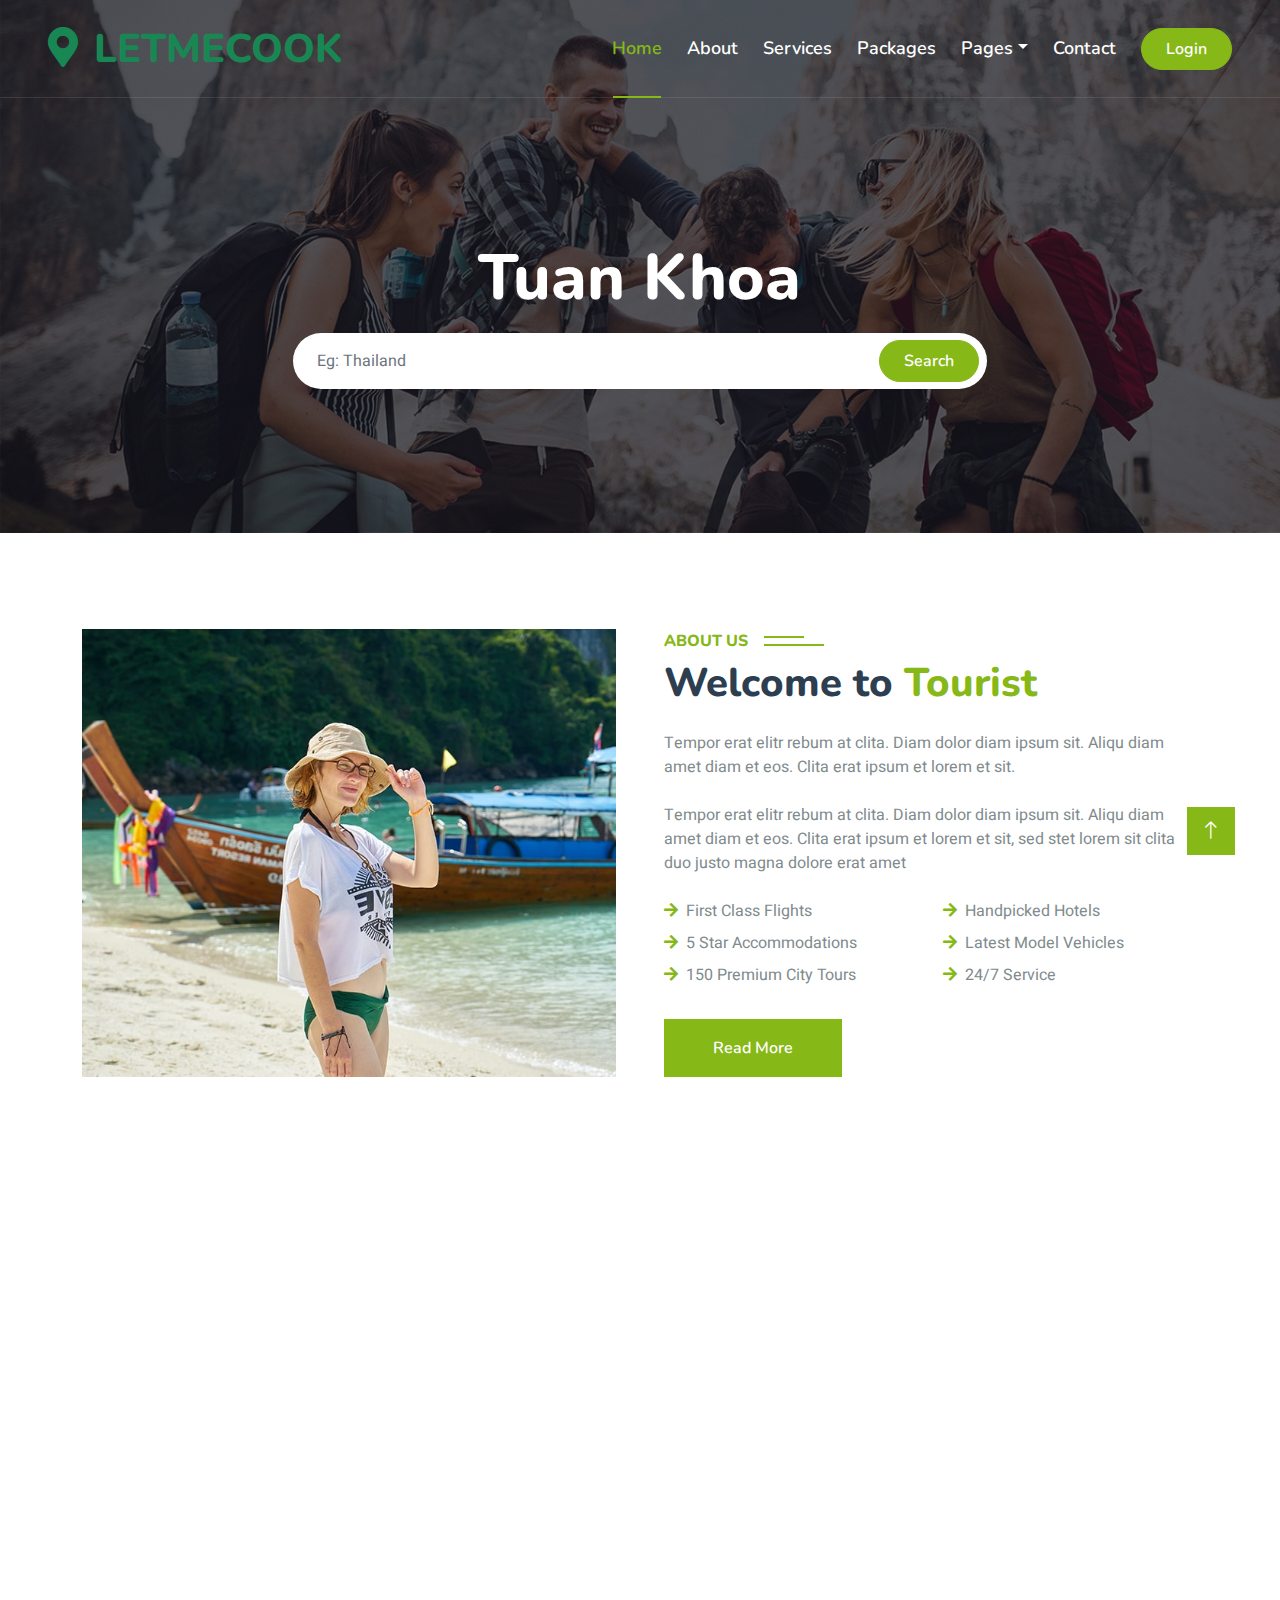
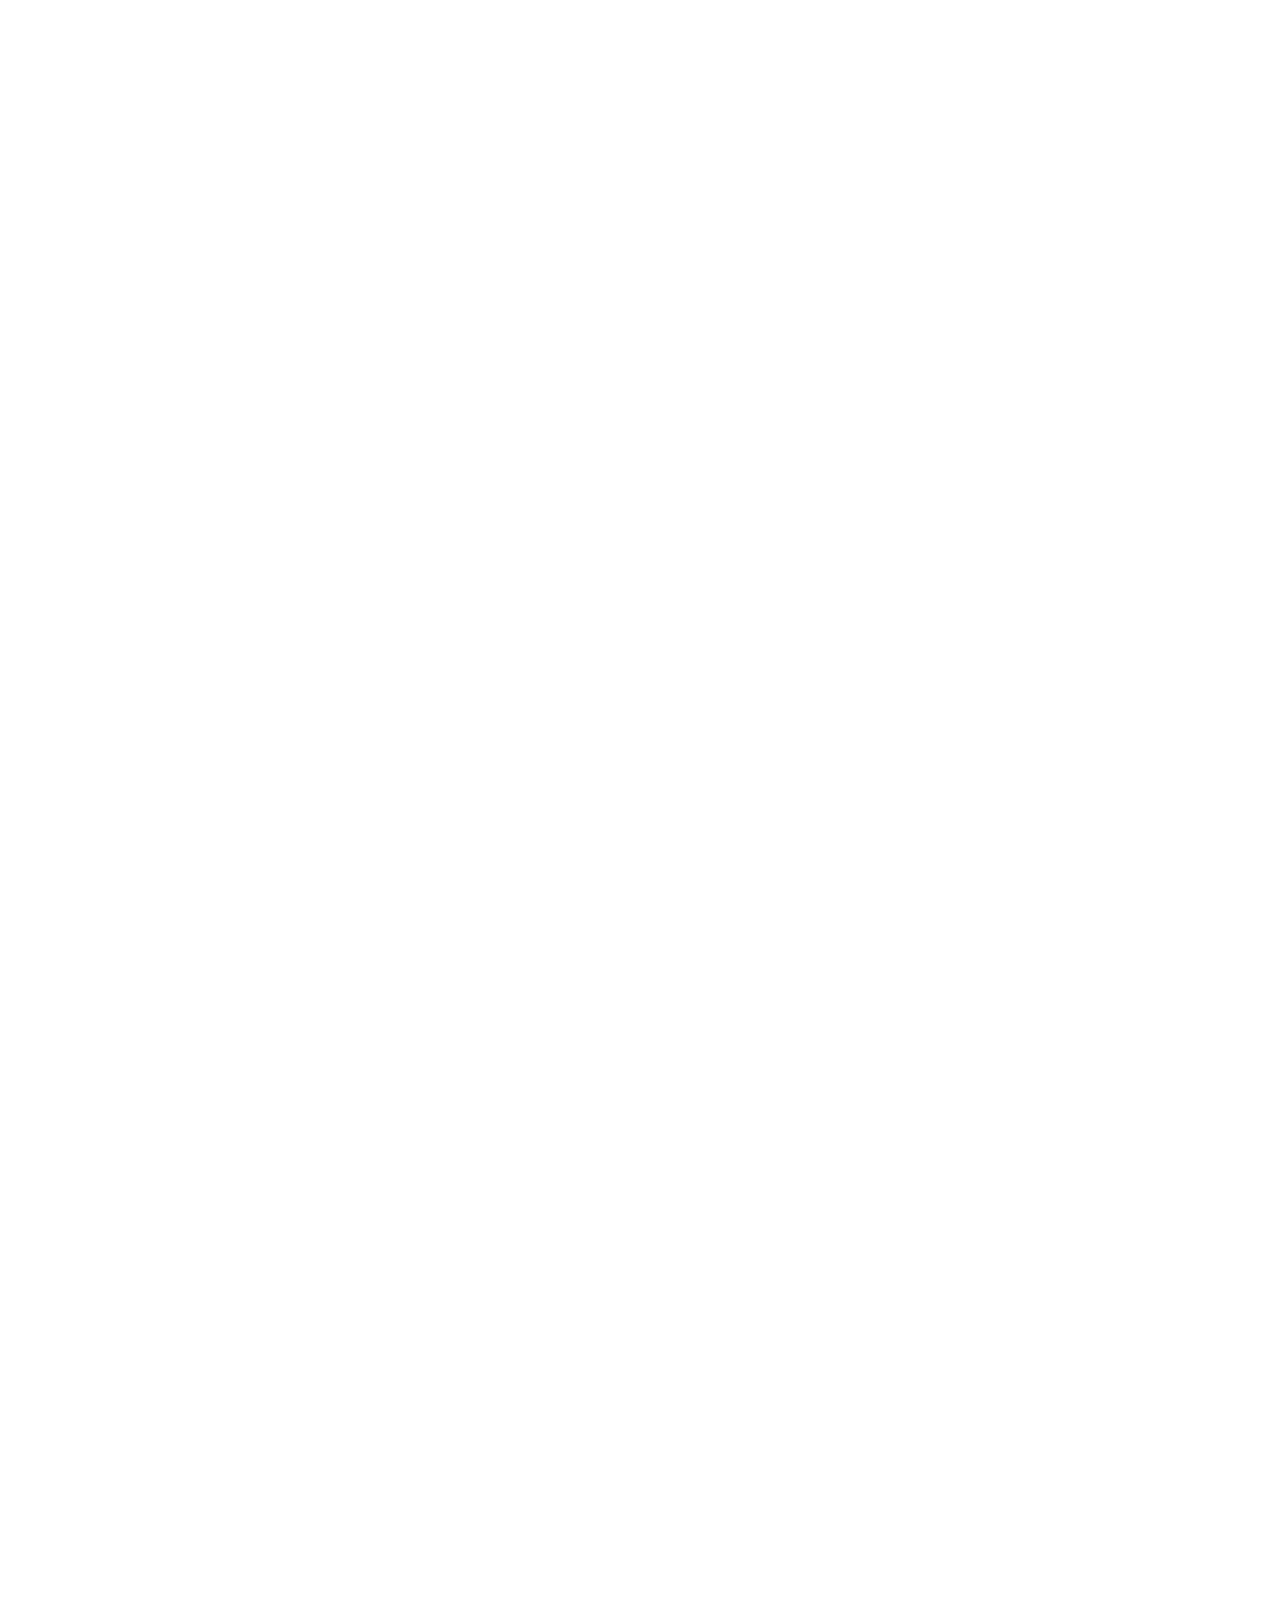
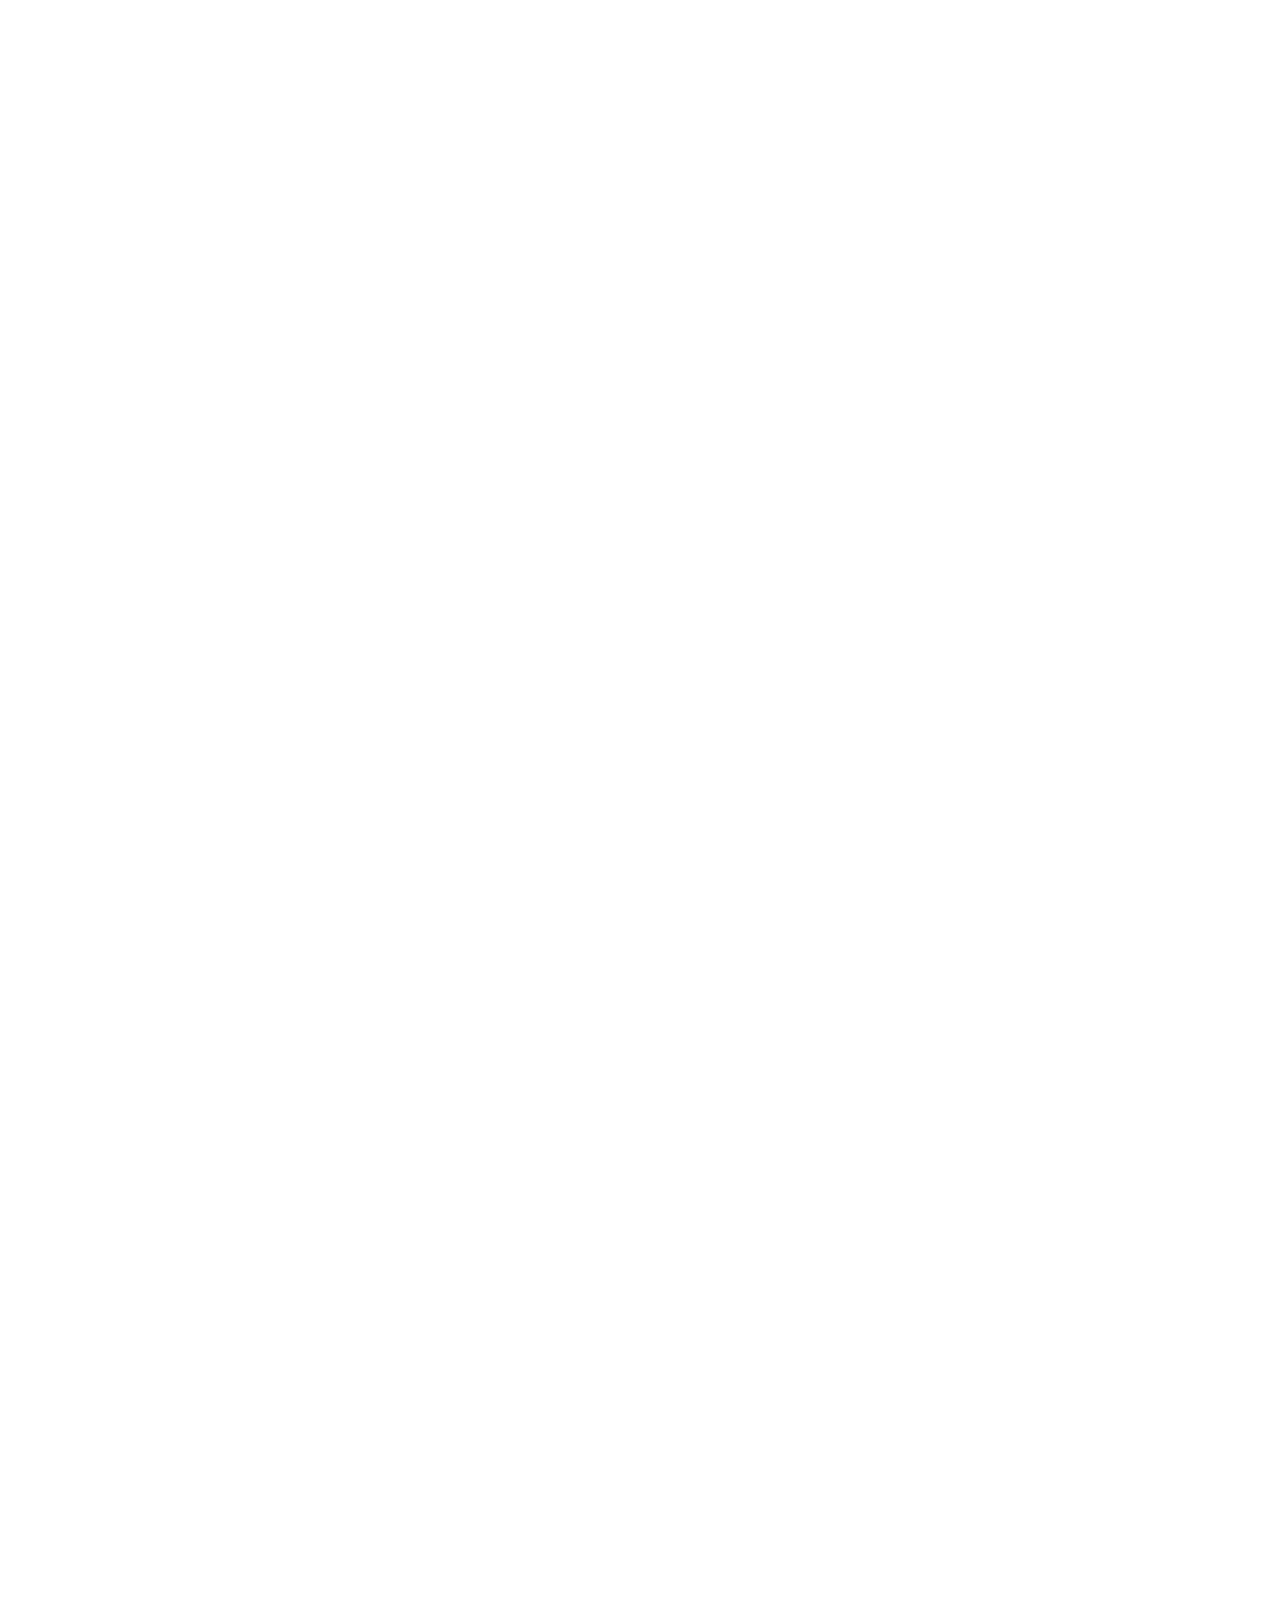
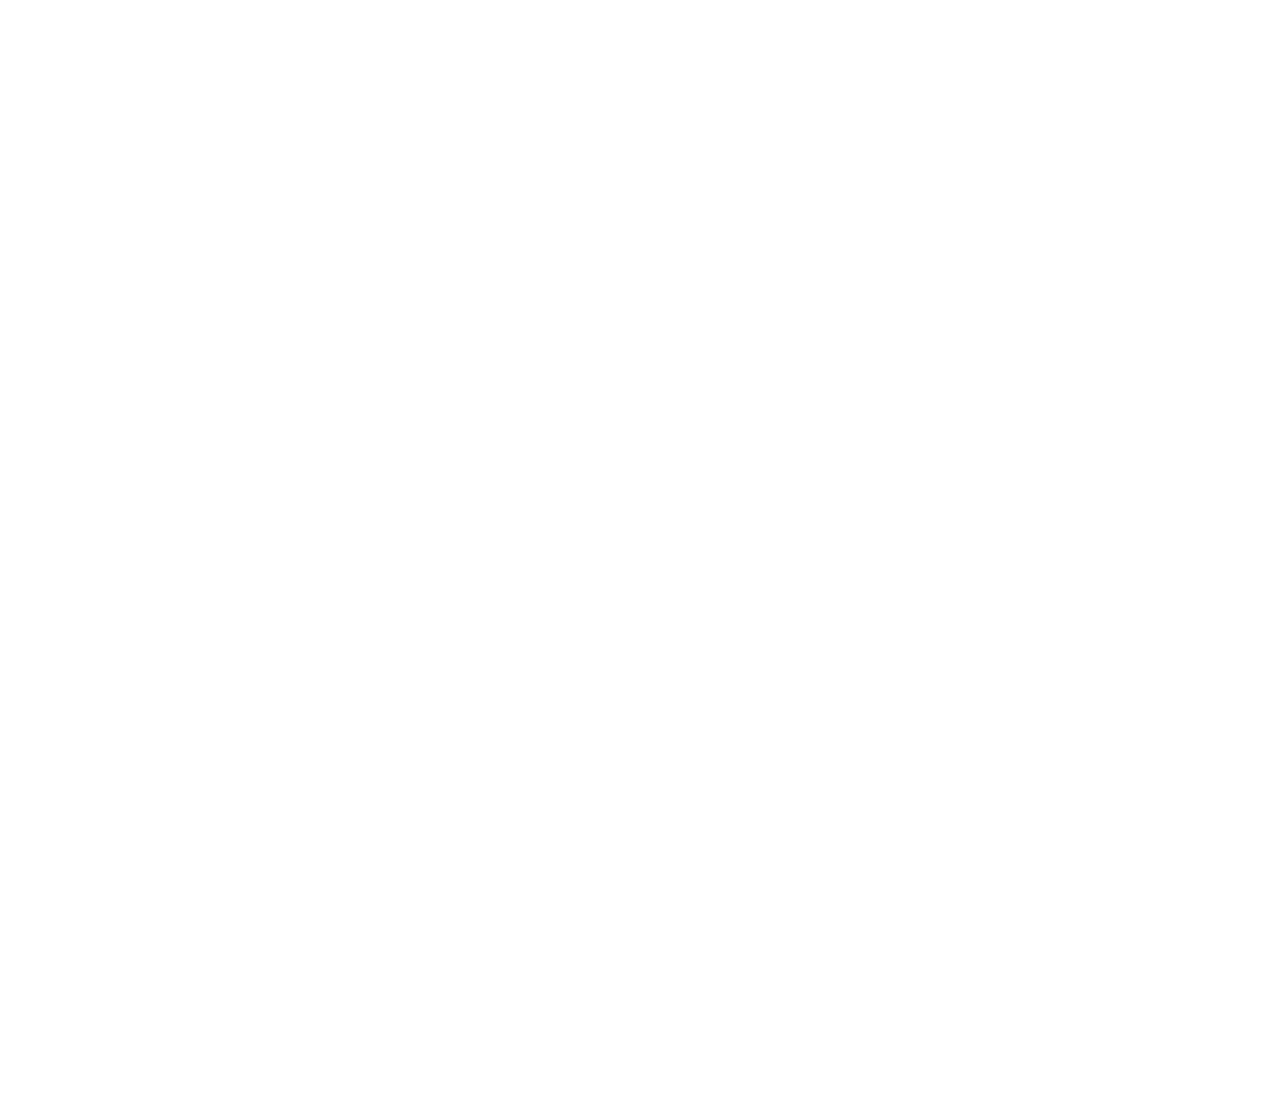
<file: index.html>
<!DOCTYPE html>
<html lang="en">

    <head>
        <meta charset="utf-8">
        <title>Travel</title>
        <meta content="width=device-width, initial-scale=1.0" name="viewport">
        <meta content name="keywords">
        <meta content name="description">

        <!-- Favicon -->
        <link href="img/favicon.ico" rel="icon">

        <!-- Google Web Fonts -->
        <link rel="preconnect" href="https://fonts.googleapis.com">
        <link rel="preconnect" href="https://fonts.gstatic.com" crossorigin>
        <link
            href="https://fonts.googleapis.com/css2?family=Heebo:wght@400;500;600&family=Nunito:wght@600;700;800&display=swap"
            rel="stylesheet">

        <!-- Icon Font Stylesheet -->
        <link
            href="https://cdnjs.cloudflare.com/ajax/libs/font-awesome/5.10.0/css/all.min.css"
            rel="stylesheet">
        <link
            href="https://cdn.jsdelivr.net/npm/bootstrap-icons@1.4.1/font/bootstrap-icons.css"
            rel="stylesheet">

        <!-- Libraries Stylesheet -->
        <link href="lib/animate/animate.min.css" rel="stylesheet">
        <link href="lib/owlcarousel/assets/owl.carousel.min.css"
            rel="stylesheet">
        <link href="lib/tempusdominus/css/tempusdominus-bootstrap-4.min.css"
            rel="stylesheet" />

        <!-- Customized Bootstrap Stylesheet -->
        <link href="css/bootstrap.min.css" rel="stylesheet">

        <!-- Template Stylesheet -->
        <link href="css/style.css" rel="stylesheet">
        <link href="css/style.css" rel="stylesheet">
    </head>

    <body>
        <!-- Spinner Start -->
        <div id="spinner"
            class="show bg-white position-fixed translate-middle w-100 vh-100 top-50 start-50 d-flex align-items-center justify-content-center">
            <div class="spinner-border text-primary"
                style="width: 3rem; height: 3rem;" role="status">
                <span class="sr-only">Loading...</span>
            </div>
        </div>
        <!-- Spinner End -->

        <!-- Navbar & Hero Start -->
        <div class="container-fluid position-relative p-0">
            <nav
                class="navbar navbar-expand-lg navbar-light px-4 px-lg-5 py-3 py-lg-0">
                <a href class="navbar-brand p-0">
                    <h1 class="text-success  m-0"><i
                            class="fa fa-map-marker-alt me-3"></i>LETMECOOK</h1>
                    <!-- <img src="img/logo.png" alt="Logo"> -->
                </a>
                <button class="navbar-toggler" type="button"
                    data-bs-toggle="collapse" data-bs-target="#navbarCollapse">
                    <span class="fa fa-bars"></span>
                </button>
                <div class="collapse navbar-collapse" id="navbarCollapse">
                    <div class="navbar-nav ms-auto py-0">
                        <a href="index.html"
                            class="nav-item nav-link active">Home</a>
                        <a href="about.html" class="nav-item nav-link">About</a>
                        <a href="service.html"
                            class="nav-item nav-link">Services</a>
                        <a href="package.html"
                            class="nav-item nav-link">Packages</a>
                        <div class="nav-item dropdown">
                            <a href="#" class="nav-link dropdown-toggle"
                                data-bs-toggle="dropdown">Pages</a>
                            <div class="dropdown-menu m-0">
                                <a href="student/PhanMinhQuoc.html"
                                    class="dropdown-item">Phan Minh Quoc</a>
                                <a href="student/TranVanDu.html"
                                    class="dropdown-item">Tran Van Du</a>
                                <a href="student/tuankhoa.html" class="dropdown-item">Tang Nguyen Tuan Khoa
                                    Guides</a>
                                <a href="testimonial.html"
                                    class="dropdown-item">Testimonial</a>
                                <a href="404.html" class="dropdown-item">404
                                    Page</a>
                            </div>
                        </div>
                        <a href="contact.html"
                            class="nav-item nav-link">Contact</a>
                    </div>
                    <a href="login.html"
                        class="btn btn-primary rounded-pill py-2 px-4">Login</a>
                </div>
            </nav>

            <div class="container-fluid bg-primary py-5 mb-5 hero-header">
                <div class="container py-5">
                    <div class="row justify-content-center py-5">
                        <div class="col-lg-10 pt-lg-5 mt-lg-5 text-center">
                            <h1
                                class="display-3 text-white mb-3 animated slideInDown">Tuan Khoa</h1>
                            <div
                                class="position-relative w-75 mx-auto animated slideInDown">
                                <input
                                    class="form-control border-0 rounded-pill w-100 py-3 ps-4 pe-5"
                                    type="text" placeholder="Eg: Thailand">
                                <button type="button"
                                    class="btn btn-primary rounded-pill py-2 px-4 position-absolute top-0 end-0 me-2"
                                    style="margin-top: 7px;">Search</button>
                            </div>
                        </div>
                    </div>
                </div>
            </div>
        </div>
        <!-- Navbar & Hero End -->

        <!-- About Start -->
        <div class="container-xxl py-5">
            <div class="container">
                <div class="row g-5">
                    <div class="col-lg-6 wow fadeInUp" data-wow-delay="0.1s"
                        style="min-height: 400px;">
                        <div class="position-relative h-100">
                            <img class="img-fluid position-absolute w-100 h-100"
                                src="img/about.jpg" alt
                                style="object-fit: cover;">
                        </div>
                    </div>
                    <div class="col-lg-6 wow fadeInUp" data-wow-delay="0.3s">
                        <h6
                            class="section-title bg-white text-start text-primary pe-3">About
                            Us</h6>
                        <h1 class="mb-4">Welcome to <span
                                class="text-primary">Tourist</span></h1>
                        <p class="mb-4">Tempor erat elitr rebum at clita. Diam
                            dolor diam ipsum sit. Aliqu diam amet diam et eos.
                            Clita erat ipsum et lorem et sit.</p>
                        <p class="mb-4">Tempor erat elitr rebum at clita. Diam
                            dolor diam ipsum sit. Aliqu diam amet diam et eos.
                            Clita erat ipsum et lorem et sit, sed stet lorem sit
                            clita duo justo magna dolore erat amet</p>
                        <div class="row gy-2 gx-4 mb-4">
                            <div class="col-sm-6">
                                <p class="mb-0"><i
                                        class="fa fa-arrow-right text-primary me-2"></i>First
                                    Class Flights</p>
                            </div>
                            <div class="col-sm-6">
                                <p class="mb-0"><i
                                        class="fa fa-arrow-right text-primary me-2"></i>Handpicked
                                    Hotels</p>
                            </div>
                            <div class="col-sm-6">
                                <p class="mb-0"><i
                                        class="fa fa-arrow-right text-primary me-2"></i>5
                                    Star Accommodations</p>
                            </div>
                            <div class="col-sm-6">
                                <p class="mb-0"><i
                                        class="fa fa-arrow-right text-primary me-2"></i>Latest
                                    Model Vehicles</p>
                            </div>
                            <div class="col-sm-6">
                                <p class="mb-0"><i
                                        class="fa fa-arrow-right text-primary me-2"></i>150
                                    Premium City Tours</p>
                            </div>
                            <div class="col-sm-6">
                                <p class="mb-0"><i
                                        class="fa fa-arrow-right text-primary me-2"></i>24/7
                                    Service</p>
                            </div>
                        </div>
                        <a class="btn btn-primary py-3 px-5 mt-2" href>Read
                            More</a>
                    </div>
                </div>
            </div>
        </div>
        <!-- About End -->

        <!-- Service Start -->
        <div class="container-xxl py-5">
            <div class="container">
                <div class="text-center wow fadeInUp" data-wow-delay="0.1s">
                    <h6
                        class="section-title bg-white text-center text-primary px-3">Services</h6>
                    <h1 class="mb-5">Our Services</h1>
                </div>
                <div class="row g-4">
                    <div class="col-lg-3 col-sm-6 wow fadeInUp"
                        data-wow-delay="0.1s">
                        <div class="service-item rounded pt-3">
                            <div class="p-4">
                                <i
                                    class="fa fa-3x fa-globe text-primary mb-4"></i>
                                <h5>WorldWide Tours</h5>
                                <p>Diam elitr kasd sed at elitr sed ipsum justo
                                    dolor sed clita amet diam</p>
                            </div>
                        </div>
                    </div>
                    <div class="col-lg-3 col-sm-6 wow fadeInUp"
                        data-wow-delay="0.3s">
                        <div class="service-item rounded pt-3">
                            <div class="p-4">
                                <i
                                    class="fa fa-3x fa-hotel text-primary mb-4"></i>
                                <h5>Hotel Reservation</h5>
                                <p>Diam elitr kasd sed at elitr sed ipsum justo
                                    dolor sed clita amet diam</p>
                            </div>
                        </div>
                    </div>
                    <div class="col-lg-3 col-sm-6 wow fadeInUp"
                        data-wow-delay="0.5s">
                        <div class="service-item rounded pt-3">
                            <div class="p-4">
                                <i
                                    class="fa fa-3x fa-user text-primary mb-4"></i>
                                <h5>Travel Guides</h5>
                                <p>Diam elitr kasd sed at elitr sed ipsum justo
                                    dolor sed clita amet diam</p>
                            </div>
                        </div>
                    </div>
                    <div class="col-lg-3 col-sm-6 wow fadeInUp"
                        data-wow-delay="0.7s">
                        <div class="service-item rounded pt-3">
                            <div class="p-4">
                                <i
                                    class="fa fa-3x fa-cog text-primary mb-4"></i>
                                <h5>Event Management</h5>
                                <p>Diam elitr kasd sed at elitr sed ipsum justo
                                    dolor sed clita amet diam</p>
                            </div>
                        </div>
                    </div>
                    <div class="col-lg-3 col-sm-6 wow fadeInUp"
                        data-wow-delay="0.1s">
                        <div class="service-item rounded pt-3">
                            <div class="p-4">
                                <i
                                    class="fa fa-3x fa-globe text-primary mb-4"></i>
                                <h5>WorldWide Tours</h5>
                                <p>Diam elitr kasd sed at elitr sed ipsum justo
                                    dolor sed clita amet diam</p>
                            </div>
                        </div>
                    </div>
                    <div class="col-lg-3 col-sm-6 wow fadeInUp"
                        data-wow-delay="0.3s">
                        <div class="service-item rounded pt-3">
                            <div class="p-4">
                                <i
                                    class="fa fa-3x fa-hotel text-primary mb-4"></i>
                                <h5>Hotel Reservation</h5>
                                <p>Diam elitr kasd sed at elitr sed ipsum justo
                                    dolor sed clita amet diam</p>
                            </div>
                        </div>
                    </div>
                    <div class="col-lg-3 col-sm-6 wow fadeInUp"
                        data-wow-delay="0.5s">
                        <div class="service-item rounded pt-3">
                            <div class="p-4">
                                <i
                                    class="fa fa-3x fa-user text-primary mb-4"></i>
                                <h5>Travel Guides</h5>
                                <p>Diam elitr kasd sed at elitr sed ipsum justo
                                    dolor sed clita amet diam</p>
                            </div>
                        </div>
                    </div>
                    <div class="col-lg-3 col-sm-6 wow fadeInUp"
                        data-wow-delay="0.7s">
                        <div class="service-item rounded pt-3">
                            <div class="p-4">
                                <i
                                    class="fa fa-3x fa-cog text-primary mb-4"></i>
                                <h5>Event Management</h5>
                                <p>Diam elitr kasd sed at elitr sed ipsum justo
                                    dolor sed clita amet diam</p>
                            </div>
                        </div>
                    </div>
                </div>
            </div>
        </div>
        <!-- Service End -->

        <!-- Destination Start -->
        <div class="container-xxl py-5 destination">
            <div class="container">
                <div class="text-center wow fadeInUp" data-wow-delay="0.1s">
                    <h6
                        class="section-title bg-white text-center text-primary px-3">Destination</h6>
                    <h1 class="mb-5">Popular Destination</h1>
                </div>
                <div class="row g-3">
                    <div class="col-lg-7 col-md-6">
                        <div class="row g-3">
                            <div class="col-lg-12 col-md-12 wow zoomIn"
                                data-wow-delay="0.1s">
                                <a
                                    class="position-relative d-block overflow-hidden"
                                    href>
                                    <img class="img-fluid"
                                        src="img/destination-1.jpg" alt>
                                    <div
                                        class="bg-white text-danger fw-bold position-absolute top-0 start-0 m-3 py-1 px-2">30%
                                        OFF</div>
                                    <div
                                        class="bg-white text-primary fw-bold position-absolute bottom-0 end-0 m-3 py-1 px-2">Thailand</div>
                                </a>
                            </div>
                            <div class="col-lg-6 col-md-12 wow zoomIn"
                                data-wow-delay="0.3s">
                                <a
                                    class="position-relative d-block overflow-hidden"
                                    href>
                                    <img class="img-fluid"
                                        src="img/destination-2.jpg" alt>
                                    <div
                                        class="bg-white text-danger fw-bold position-absolute top-0 start-0 m-3 py-1 px-2">25%
                                        OFF</div>
                                    <div
                                        class="bg-white text-primary fw-bold position-absolute bottom-0 end-0 m-3 py-1 px-2">Malaysia</div>
                                </a>
                            </div>
                            <div class="col-lg-6 col-md-12 wow zoomIn"
                                data-wow-delay="0.5s">
                                <a
                                    class="position-relative d-block overflow-hidden"
                                    href>
                                    <img class="img-fluid"
                                        src="img/destination-3.jpg" alt>
                                    <div
                                        class="bg-white text-danger fw-bold position-absolute top-0 start-0 m-3 py-1 px-2">35%
                                        OFF</div>
                                    <div
                                        class="bg-white text-primary fw-bold position-absolute bottom-0 end-0 m-3 py-1 px-2">Australia</div>
                                </a>
                            </div>
                        </div>
                    </div>
                    <div class="col-lg-5 col-md-6 wow zoomIn"
                        data-wow-delay="0.7s" style="min-height: 350px;">
                        <a
                            class="position-relative d-block h-100 overflow-hidden"
                            href>
                            <img class="img-fluid position-absolute w-100 h-100"
                                src="img/destination-4.jpg" alt
                                style="object-fit: cover;">
                            <div
                                class="bg-white text-danger fw-bold position-absolute top-0 start-0 m-3 py-1 px-2">20%
                                OFF</div>
                            <div
                                class="bg-white text-primary fw-bold position-absolute bottom-0 end-0 m-3 py-1 px-2">Indonesia</div>
                        </a>
                    </div>
                </div>
            </div>
        </div>
        <!-- Destination Start -->

        <!-- Package Start -->
        <div class="container-xxl py-5">
            <div class="container">
                <div class="text-center wow fadeInUp" data-wow-delay="0.1s">
                    <h6
                        class="section-title bg-white text-center text-primary px-3">Packages</h6>
                    <h1 class="mb-5">Awesome Packages</h1>
                </div>
                <div class="row g-4 justify-content-center">
                    <div class="col-lg-4 col-md-6 wow fadeInUp"
                        data-wow-delay="0.1s">
                        <div class="package-item">
                            <div class="overflow-hidden">
                                <img class="img-fluid" src="img/package-1.jpg"
                                    alt>
                            </div>
                            <div class="d-flex border-bottom">
                                <small
                                    class="flex-fill text-center border-end py-2"><i
                                        class="fa fa-map-marker-alt text-primary me-2"></i>Thailand</small>
                                <small
                                    class="flex-fill text-center border-end py-2"><i
                                        class="fa fa-calendar-alt text-primary me-2"></i>3
                                    days</small>
                                <small class="flex-fill text-center py-2"><i
                                        class="fa fa-user text-primary me-2"></i>2
                                    Person</small>
                            </div>
                            <div class="text-center p-4">
                                <h3 class="mb-0">$149.00</h3>
                                <div class="mb-3">
                                    <small
                                        class="fa fa-star text-primary"></small>
                                    <small
                                        class="fa fa-star text-primary"></small>
                                    <small
                                        class="fa fa-star text-primary"></small>
                                    <small
                                        class="fa fa-star text-primary"></small>
                                    <small
                                        class="fa fa-star text-primary"></small>
                                </div>
                                <p>Tempor erat elitr rebum at clita. Diam dolor
                                    diam ipsum sit diam amet diam eos</p>
                                <div class="d-flex justify-content-center mb-2">
                                    <a href="#"
                                        class="btn btn-sm btn-primary px-3 border-end"
                                        style="border-radius: 30px 0 0 30px;">Read
                                        More</a>
                                    <a href="#"
                                        class="btn btn-sm btn-primary px-3"
                                        style="border-radius: 0 30px 30px 0;">Book
                                        Now</a>
                                </div>
                            </div>
                        </div>
                    </div>
                    <div class="col-lg-4 col-md-6 wow fadeInUp"
                        data-wow-delay="0.3s">
                        <div class="package-item">
                            <div class="overflow-hidden">
                                <img class="img-fluid" src="img/package-2.jpg"
                                    alt>
                            </div>
                            <div class="d-flex border-bottom">
                                <small
                                    class="flex-fill text-center border-end py-2"><i
                                        class="fa fa-map-marker-alt text-primary me-2"></i>Indonesia</small>
                                <small
                                    class="flex-fill text-center border-end py-2"><i
                                        class="fa fa-calendar-alt text-primary me-2"></i>3
                                    days</small>
                                <small class="flex-fill text-center py-2"><i
                                        class="fa fa-user text-primary me-2"></i>2
                                    Person</small>
                            </div>
                            <div class="text-center p-4">
                                <h3 class="mb-0">$139.00</h3>
                                <div class="mb-3">
                                    <small
                                        class="fa fa-star text-primary"></small>
                                    <small
                                        class="fa fa-star text-primary"></small>
                                    <small
                                        class="fa fa-star text-primary"></small>
                                    <small
                                        class="fa fa-star text-primary"></small>
                                    <small
                                        class="fa fa-star text-primary"></small>
                                </div>
                                <p>Tempor erat elitr rebum at clita. Diam dolor
                                    diam ipsum sit diam amet diam eos</p>
                                <div class="d-flex justify-content-center mb-2">
                                    <a href="#"
                                        class="btn btn-sm btn-primary px-3 border-end"
                                        style="border-radius: 30px 0 0 30px;">Read
                                        More</a>
                                    <a href="#"
                                        class="btn btn-sm btn-primary px-3"
                                        style="border-radius: 0 30px 30px 0;">Book
                                        Now</a>
                                </div>
                            </div>
                        </div>
                    </div>
                    <div class="col-lg-4 col-md-6 wow fadeInUp"
                        data-wow-delay="0.5s">
                        <div class="package-item">
                            <div class="overflow-hidden">
                                <img class="img-fluid" src="img/package-3.jpg"
                                    alt>
                            </div>
                            <div class="d-flex border-bottom">
                                <small
                                    class="flex-fill text-center border-end py-2"><i
                                        class="fa fa-map-marker-alt text-primary me-2"></i>Malaysia</small>
                                <small
                                    class="flex-fill text-center border-end py-2"><i
                                        class="fa fa-calendar-alt text-primary me-2"></i>3
                                    days</small>
                                <small class="flex-fill text-center py-2"><i
                                        class="fa fa-user text-primary me-2"></i>2
                                    Person</small>
                            </div>
                            <div class="text-center p-4">
                                <h3 class="mb-0">$189.00</h3>
                                <div class="mb-3">
                                    <small
                                        class="fa fa-star text-primary"></small>
                                    <small
                                        class="fa fa-star text-primary"></small>
                                    <small
                                        class="fa fa-star text-primary"></small>
                                    <small
                                        class="fa fa-star text-primary"></small>
                                    <small
                                        class="fa fa-star text-primary"></small>
                                </div>
                                <p>Tempor erat elitr rebum at clita. Diam dolor
                                    diam ipsum sit diam amet diam eos</p>
                                <div class="d-flex justify-content-center mb-2">
                                    <a href="#"
                                        class="btn btn-sm btn-primary px-3 border-end"
                                        style="border-radius: 30px 0 0 30px;">Read
                                        More</a>
                                    <a href="#"
                                        class="btn btn-sm btn-primary px-3"
                                        style="border-radius: 0 30px 30px 0;">Book
                                        Now</a>
                                </div>
                            </div>
                        </div>
                    </div>
                </div>
            </div>
        </div>
        <!-- Package End -->

        <!-- Booking Start -->
        <div class="container-xxl py-5 wow fadeInUp" data-wow-delay="0.1s">
            <div class="container">
                <div class="booking p-5">
                    <div class="row g-5 align-items-center">
                        <div class="col-md-6 text-white">
                            <h6 class="text-white text-uppercase">Booking</h6>
                            <h1 class="text-white mb-4">Online Booking</h1>
                            <p class="mb-4">Tempor erat elitr rebum at clita.
                                Diam dolor diam ipsum sit. Aliqu diam amet diam
                                et eos. Clita erat ipsum et lorem et sit.</p>
                            <p class="mb-4">Tempor erat elitr rebum at clita.
                                Diam dolor diam ipsum sit. Aliqu diam amet diam
                                et eos. Clita erat ipsum et lorem et sit, sed
                                stet lorem sit clita duo justo magna dolore erat
                                amet</p>
                            <a class="btn btn-outline-light py-3 px-5 mt-2"
                                href>Read More</a>
                        </div>
                        <div class="col-md-6">
                            <h1 class="text-white mb-4">Book A Tour</h1>
                            <form>
                                <div class="row g-3">
                                    <div class="col-md-6">
                                        <div class="form-floating">
                                            <input type="text"
                                                class="form-control bg-transparent"
                                                id="name"
                                                placeholder="Your Name">
                                            <label for="name">Your Name</label>
                                        </div>
                                    </div>
                                    <div class="col-md-6">
                                        <div class="form-floating">
                                            <input type="email"
                                                class="form-control bg-transparent"
                                                id="email"
                                                placeholder="Your Email">
                                            <label for="email">Your
                                                Email</label>
                                        </div>
                                    </div>
                                    <div class="col-md-6">
                                        <div class="form-floating date"
                                            id="date3"
                                            data-target-input="nearest">
                                            <input type="text"
                                                class="form-control bg-transparent datetimepicker-input"
                                                id="datetime"
                                                placeholder="Date & Time"
                                                data-target="#date3"
                                                data-toggle="datetimepicker" />
                                            <label for="datetime">Date &
                                                Time</label>
                                        </div>
                                    </div>
                                    <div class="col-md-6">
                                        <div class="form-floating">
                                            <select
                                                class="form-select bg-transparent"
                                                id="select1">
                                                <option value="1">Destination
                                                    1</option>
                                                <option value="2">Destination
                                                    2</option>
                                                <option value="3">Destination
                                                    3</option>
                                            </select>
                                            <label
                                                for="select1">Destination</label>
                                        </div>
                                    </div>
                                    <div class="col-12">
                                        <div class="form-floating">
                                            <textarea
                                                class="form-control bg-transparent"
                                                placeholder="Special Request"
                                                id="message"
                                                style="height: 100px"></textarea>
                                            <label for="message">Special
                                                Request</label>
                                        </div>
                                    </div>
                                    <div class="col-12">
                                        <button
                                            class="btn btn-outline-light w-100 py-3"
                                            type="submit">Book Now</button>
                                    </div>
                                </div>
                            </form>
                        </div>
                    </div>
                </div>
            </div>
        </div>
        <!-- Booking Start -->

        <!-- Process Start -->
        <div class="container-xxl py-5">
            <div class="container">
                <div class="text-center pb-4 wow fadeInUp"
                    data-wow-delay="0.1s">
                    <h6
                        class="section-title bg-white text-center text-primary px-3">Process</h6>
                    <h1 class="mb-5">3 Easy Steps</h1>
                </div>
                <div class="row gy-5 gx-4 justify-content-center">
                    <div class="col-lg-4 col-sm-6 text-center pt-4 wow fadeInUp"
                        data-wow-delay="0.1s">
                        <div
                            class="position-relative border border-primary pt-5 pb-4 px-4">
                            <div
                                class="d-inline-flex align-items-center justify-content-center bg-primary rounded-circle position-absolute top-0 start-50 translate-middle shadow"
                                style="width: 100px; height: 100px;">
                                <i class="fa fa-globe fa-3x text-white"></i>
                            </div>
                            <h5 class="mt-4">Choose A Destination</h5>
                            <hr class="w-25 mx-auto bg-primary mb-1">
                            <hr class="w-50 mx-auto bg-primary mt-0">
                            <p class="mb-0">Tempor erat elitr rebum clita dolor
                                diam ipsum sit diam amet diam eos erat ipsum et
                                lorem et sit sed stet lorem sit</p>
                        </div>
                    </div>
                    <div class="col-lg-4 col-sm-6 text-center pt-4 wow fadeInUp"
                        data-wow-delay="0.3s">
                        <div
                            class="position-relative border border-primary pt-5 pb-4 px-4">
                            <div
                                class="d-inline-flex align-items-center justify-content-center bg-primary rounded-circle position-absolute top-0 start-50 translate-middle shadow"
                                style="width: 100px; height: 100px;">
                                <i
                                    class="fa fa-dollar-sign fa-3x text-white"></i>
                            </div>
                            <h5 class="mt-4">Pay Online</h5>
                            <hr class="w-25 mx-auto bg-primary mb-1">
                            <hr class="w-50 mx-auto bg-primary mt-0">
                            <p class="mb-0">Tempor erat elitr rebum clita dolor
                                diam ipsum sit diam amet diam eos erat ipsum et
                                lorem et sit sed stet lorem sit</p>
                        </div>
                    </div>
                    <div class="col-lg-4 col-sm-6 text-center pt-4 wow fadeInUp"
                        data-wow-delay="0.5s">
                        <div
                            class="position-relative border border-primary pt-5 pb-4 px-4">
                            <div
                                class="d-inline-flex align-items-center justify-content-center bg-primary rounded-circle position-absolute top-0 start-50 translate-middle shadow"
                                style="width: 100px; height: 100px;">
                                <i class="fa fa-plane fa-3x text-white"></i>
                            </div>
                            <h5 class="mt-4">Fly Today</h5>
                            <hr class="w-25 mx-auto bg-primary mb-1">
                            <hr class="w-50 mx-auto bg-primary mt-0">
                            <p class="mb-0">Tempor erat elitr rebum clita dolor
                                diam ipsum sit diam amet diam eos erat ipsum et
                                lorem et sit sed stet lorem sit</p>
                        </div>
                    </div>
                </div>
            </div>
        </div>
        <!-- Process Start -->

        <!-- Team Start -->
        <div class="container-xxl py-5">
            <div class="container">
                <div class="text-center wow fadeInUp" data-wow-delay="0.1s">
                    <h6
                        class="section-title bg-white text-center text-primary px-3">Travel
                        Guide</h6>
                    <h1 class="mb-5">Meet Our Guide</h1>
                </div>
                <div class="row g-4">
                    <div class="col-lg-3 col-md-6 wow fadeInUp"
                        data-wow-delay="0.1s">
                        <div class="team-item">
                            <div class="overflow-hidden">
                                <img class="img-fluid" src="img/team-1.jpg" alt>
                            </div>
                            <div
                                class="position-relative d-flex justify-content-center"
                                style="margin-top: -19px;">
                                <a class="btn btn-square mx-1" href><i
                                        class="fab fa-facebook-f"></i></a>
                                <a class="btn btn-square mx-1" href><i
                                        class="fab fa-twitter"></i></a>
                                <a class="btn btn-square mx-1" href><i
                                        class="fab fa-instagram"></i></a>
                            </div>
                            <div class="text-center p-4">
                                <h5 class="mb-0">Full Name</h5>
                                <small>Designation</small>
                            </div>
                        </div>
                    </div>
                    <div class="col-lg-3 col-md-6 wow fadeInUp"
                        data-wow-delay="0.3s">
                        <div class="team-item">
                            <div class="overflow-hidden">
                                <img class="img-fluid" src="img/team-2.jpg" alt>
                            </div>
                            <div
                                class="position-relative d-flex justify-content-center"
                                style="margin-top: -19px;">
                                <a class="btn btn-square mx-1" href><i
                                        class="fab fa-facebook-f"></i></a>
                                <a class="btn btn-square mx-1" href><i
                                        class="fab fa-twitter"></i></a>
                                <a class="btn btn-square mx-1" href><i
                                        class="fab fa-instagram"></i></a>
                            </div>
                            <div class="text-center p-4">
                                <h5 class="mb-0">Full Name</h5>
                                <small>Designation</small>
                            </div>
                        </div>
                    </div>
                    <div class="col-lg-3 col-md-6 wow fadeInUp"
                        data-wow-delay="0.5s">
                        <div class="team-item">
                            <div class="overflow-hidden">
                                <img class="img-fluid" src="img/team-3.jpg" alt>
                            </div>
                            <div
                                class="position-relative d-flex justify-content-center"
                                style="margin-top: -19px;">
                                <a class="btn btn-square mx-1" href><i
                                        class="fab fa-facebook-f"></i></a>
                                <a class="btn btn-square mx-1" href><i
                                        class="fab fa-twitter"></i></a>
                                <a class="btn btn-square mx-1" href><i
                                        class="fab fa-instagram"></i></a>
                            </div>
                            <div class="text-center p-4">
                                <h5 class="mb-0">Full Name</h5>
                                <small>Designation</small>
                            </div>
                        </div>
                    </div>
                    <div class="col-lg-3 col-md-6 wow fadeInUp"
                        data-wow-delay="0.7s">
                        <div class="team-item">
                            <div class="overflow-hidden">
                                <img class="img-fluid" src="img/team-4.jpg" alt>
                            </div>
                            <div
                                class="position-relative d-flex justify-content-center"
                                style="margin-top: -19px;">
                                <a class="btn btn-square mx-1" href><i
                                        class="fab fa-facebook-f"></i></a>
                                <a class="btn btn-square mx-1" href><i
                                        class="fab fa-twitter"></i></a>
                                <a class="btn btn-square mx-1" href><i
                                        class="fab fa-instagram"></i></a>
                            </div>
                            <div class="text-center p-4">
                                <h5 class="mb-0">Full Name</h5>
                                <small>Designation</small>
                            </div>
                        </div>
                    </div>
                </div>
            </div>
        </div>
        <!-- Team End -->

        <!-- Testimonial Start -->
        <div class="container-xxl py-5 wow fadeInUp" data-wow-delay="0.1s">
            <div class="container">
                <div class="text-center">
                    <h6
                        class="section-title bg-white text-center text-primary px-3">Testimonial</h6>
                    <h1 class="mb-5">Our Clients Say!!!</h1>
                </div>
                <div
                    class="owl-carousel testimonial-carousel position-relative">
                    <div
                        class="testimonial-item bg-white text-center border p-4">
                        <img
                            class="bg-white rounded-circle shadow p-1 mx-auto mb-3"
                            src="img/testimonial-1.jpg"
                            style="width: 80px; height: 80px;">
                        <h5 class="mb-0">John Doe</h5>
                        <p>New York, USA</p>
                        <p class="mb-0">Tempor erat elitr rebum at clita. Diam
                            dolor diam ipsum sit diam amet diam et eos. Clita
                            erat ipsum et lorem et sit.</p>
                    </div>
                    <div
                        class="testimonial-item bg-white text-center border p-4">
                        <img
                            class="bg-white rounded-circle shadow p-1 mx-auto mb-3"
                            src="img/testimonial-2.jpg"
                            style="width: 80px; height: 80px;">
                        <h5 class="mb-0">John Doe</h5>
                        <p>New York, USA</p>
                        <p class="mt-2 mb-0">Tempor erat elitr rebum at clita.
                            Diam dolor diam ipsum sit diam amet diam et eos.
                            Clita erat ipsum et lorem et sit.</p>
                    </div>
                    <div
                        class="testimonial-item bg-white text-center border p-4">
                        <img
                            class="bg-white rounded-circle shadow p-1 mx-auto mb-3"
                            src="img/testimonial-3.jpg"
                            style="width: 80px; height: 80px;">
                        <h5 class="mb-0">John Doe</h5>
                        <p>New York, USA</p>
                        <p class="mt-2 mb-0">Tempor erat elitr rebum at clita.
                            Diam dolor diam ipsum sit diam amet diam et eos.
                            Clita erat ipsum et lorem et sit.</p>
                    </div>
                    <div
                        class="testimonial-item bg-white text-center border p-4">
                        <img
                            class="bg-white rounded-circle shadow p-1 mx-auto mb-3"
                            src="img/testimonial-4.jpg"
                            style="width: 80px; height: 80px;">
                        <h5 class="mb-0">John Doe</h5>
                        <p>New York, USA</p>
                        <p class="mt-2 mb-0">Tempor erat elitr rebum at clita.
                            Diam dolor diam ipsum sit diam amet diam et eos.
                            Clita erat ipsum et lorem et sit.</p>
                    </div>
                </div>
            </div>
        </div>
        <!-- Testimonial End -->

        <!-- Footer Start -->
        <div
            class="container-fluid bg-dark text-light footer pt-5 mt-5 wow fadeIn"
            data-wow-delay="0.1s">
            <div class="container py-5">
                <div class="row g-5">
                    <div class="col-lg-8     col-md-6">
                        <h4 class="text-white mb-3">Contact</h4>
                        <p class="mb-2"><i
                                class="fa fa-map-marker-alt me-3"></i>Phân khu
                            đào tạo E1, Khu Công Nghệ cao TP.HCM, Phường Hiệp
                            Phú, TP. Thủ Đức, TP.HCM</p>
                        <p class="mb-2"><i
                                class="fa fa-phone-alt me-3"></i>+(028) 7105
                            6686</p>
                        <p class="mb-2"><i
                                class="fa fa-envelope me-3"></i>daotao@hutech.edu.vn</p>
                        <div class="d-flex pt-2">
                            <a class="btn btn-outline-light btn-social"
                                href="#"><i
                                    class="fab fa-twitter"></i></a>
                            <a class="btn btn-outline-light btn-social"
                                href="#"><i
                                    class="fab fa-facebook-f"></i></a>
                            <a class="btn btn-outline-light btn-social"
                                href="#"><i
                                    class="fab fa-youtube"></i></a>
                            <a class="btn btn-outline-light btn-social"
                                href="#"><i
                                    class="fab fa-linkedin-in"></i></a>
                        </div>
                    </div>
                    <div class="col-lg-2 col-md-6">
                        <h4 class="text-white mb-3">Company</h4>
                        <a class="btn btn-link" href="about.html">About Us</a>
                        <a class="btn btn-link" href="contact.html">Contact
                            Us</a>
                        <a class="btn btn-link" href="#">Privacy Policy</a>
                        <a class="btn btn-link" href="#">Terms & Condition</a>
                        <a class="btn btn-link" href="#">FAQs & Help</a>
                    </div>
                </div>
            </div>
        </div>
        <!-- Footer End -->

        <!-- Back to Top -->
        <a href="#" class="btn btn-lg btn-primary btn-lg-square back-to-top"><i
                class="bi bi-arrow-up"></i></a>

        <!-- JavaScript Libraries -->
        <script src="https://code.jquery.com/jquery-3.4.1.min.js"></script>
        <script
            src="https://cdn.jsdelivr.net/npm/bootstrap@5.0.0/dist/js/bootstrap.bundle.min.js"></script>
        <script src="lib/wow/wow.min.js"></script>
        <script src="lib/easing/easing.min.js"></script>
        <script src="lib/waypoints/waypoints.min.js"></script>
        <script src="lib/owlcarousel/owl.carousel.min.js"></script>
        <script src="lib/tempusdominus/js/moment.min.js"></script>
        <script src="lib/tempusdominus/js/moment-timezone.min.js"></script>
        <script
            src="lib/tempusdominus/js/tempusdominus-bootstrap-4.min.js"></script>
        
        <!-- Template Javascript -->
        <script src="js/main.js"></script>
    </body>
</html>
</file>
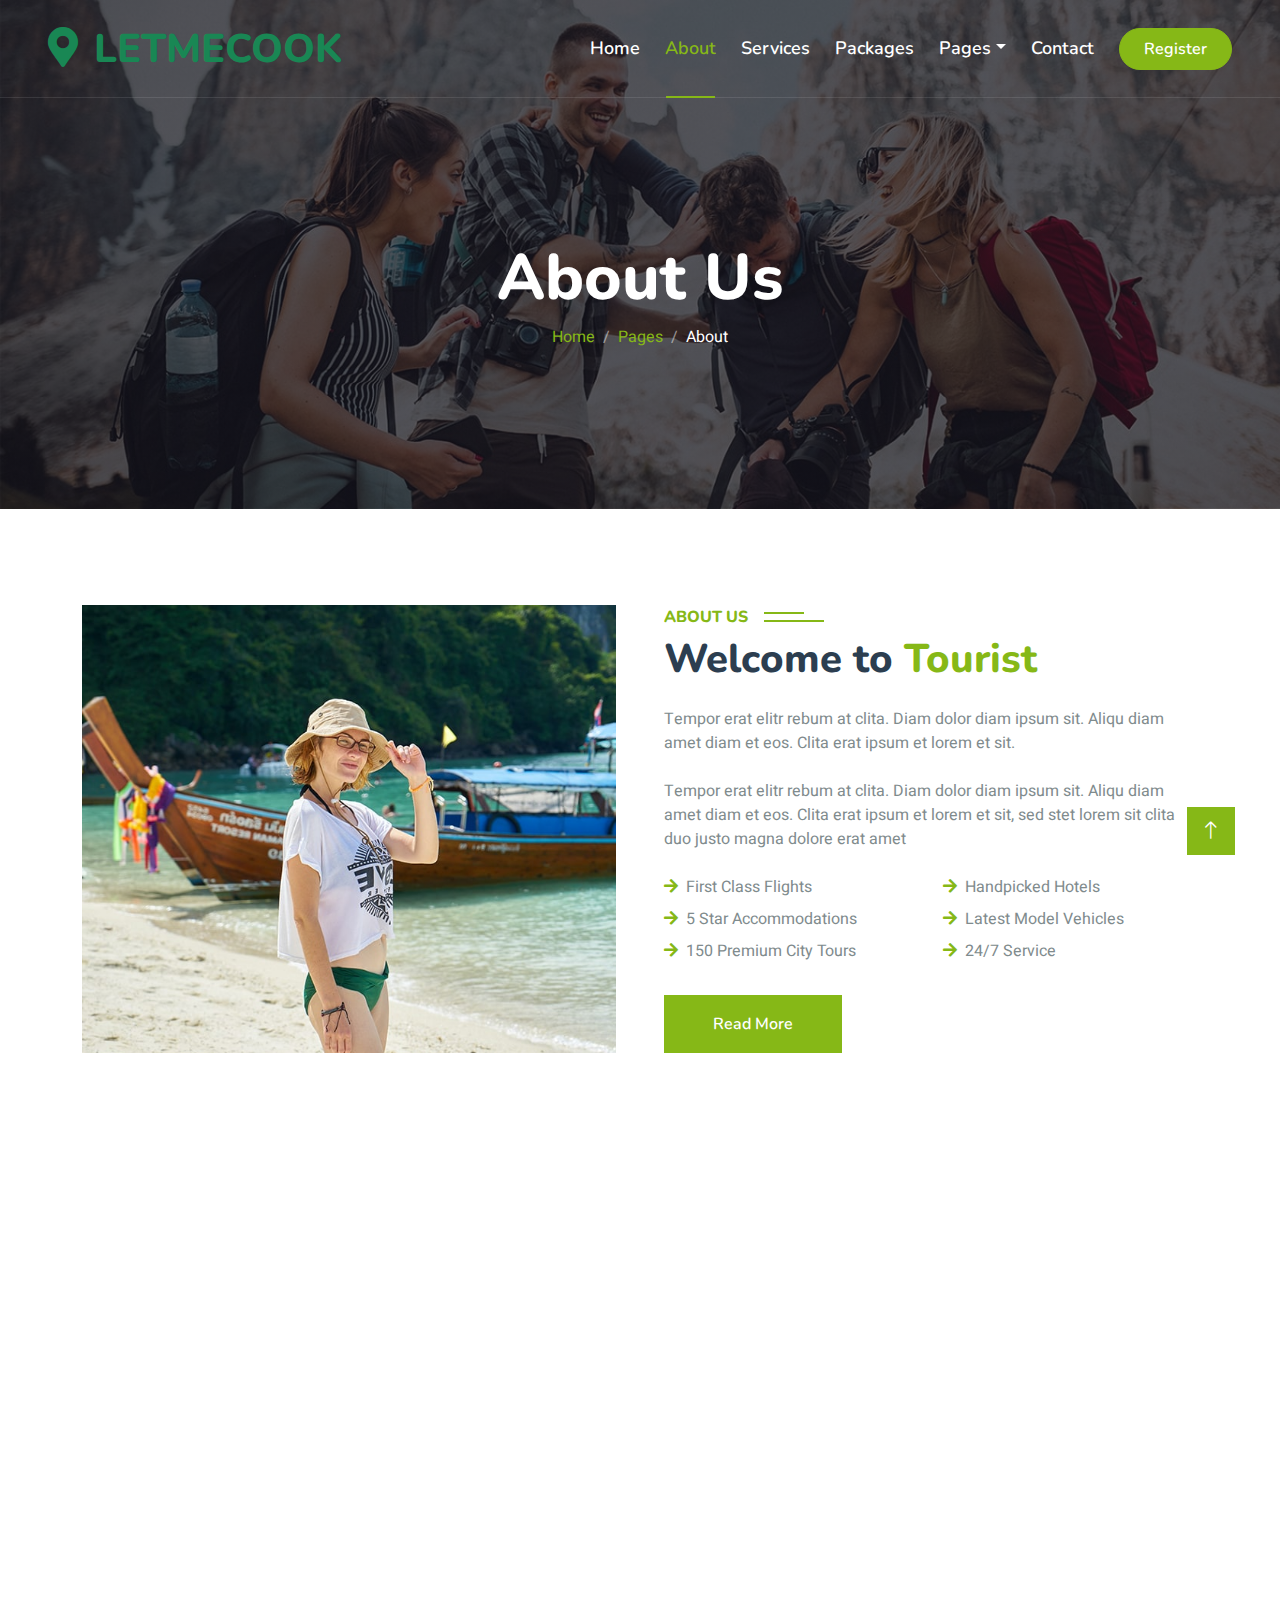
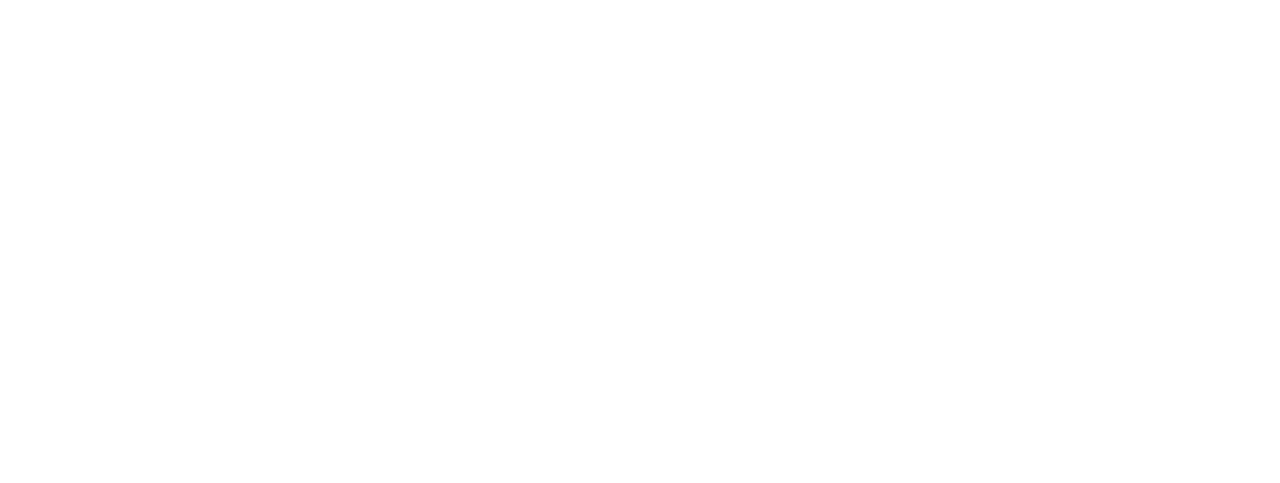
<file: about.html>
<!DOCTYPE html>
<html lang="en">

    <head>
        <meta charset="utf-8">
        <title>Tourist - Travel Agency HTML Template</title>
        <meta content="width=device-width, initial-scale=1.0" name="viewport">
        <meta content name="keywords">
        <meta content name="description">

        <!-- Favicon -->
        <link href="img/favicon.ico" rel="icon">

        <!-- Google Web Fonts -->
        <link rel="preconnect" href="https://fonts.googleapis.com">
        <link rel="preconnect" href="https://fonts.gstatic.com" crossorigin>
        <link
            href="https://fonts.googleapis.com/css2?family=Heebo:wght@400;500;600&family=Nunito:wght@600;700;800&display=swap"
            rel="stylesheet">

        <!-- Icon Font Stylesheet -->
        <link
            href="https://cdnjs.cloudflare.com/ajax/libs/font-awesome/5.10.0/css/all.min.css"
            rel="stylesheet">
        <link
            href="https://cdn.jsdelivr.net/npm/bootstrap-icons@1.4.1/font/bootstrap-icons.css"
            rel="stylesheet">

        <!-- Libraries Stylesheet -->
        <link href="lib/animate/animate.min.css" rel="stylesheet">
        <link href="lib/owlcarousel/assets/owl.carousel.min.css"
            rel="stylesheet">
        <link href="lib/tempusdominus/css/tempusdominus-bootstrap-4.min.css"
            rel="stylesheet" />

        <!-- Customized Bootstrap Stylesheet -->
        <link href="css/bootstrap.min.css" rel="stylesheet">

        <!-- Template Stylesheet -->
        <link href="css/style.css" rel="stylesheet">
    </head>

    <body>
        <!-- Spinner Start -->
        <div id="spinner"
            class="show bg-white position-fixed translate-middle w-100 vh-100 top-50 start-50 d-flex align-items-center justify-content-center">
            <div class="spinner-border text-primary"
                style="width: 3rem; height: 3rem;" role="status">
                <span class="sr-only">Loading...</span>
            </div>
        </div>
        <!-- Spinner End -->

        <!-- Navbar & Hero Start -->
        <div class="container-fluid position-relative p-0">
            <nav
                class="navbar navbar-expand-lg navbar-light px-4 px-lg-5 py-3 py-lg-0">
                <a href class="navbar-brand p-0">
                    <h1 class="text-success  m-0"><i
                            class="fa fa-map-marker-alt me-3"></i>LETMECOOK</h1>
                    <!-- <img src="img/logo.png" alt="Logo"> -->
                </a>
                <button class="navbar-toggler" type="button"
                    data-bs-toggle="collapse" data-bs-target="#navbarCollapse">
                    <span class="fa fa-bars"></span>
                </button>
                <div class="collapse navbar-collapse" id="navbarCollapse">
                    <div class="navbar-nav ms-auto py-0">
                        <a href="index.html" class="nav-item nav-link">Home</a>
                        <a href="about.html"
                            class="nav-item nav-link active">About</a>
                        <a href="service.html"
                            class="nav-item nav-link">Services</a>
                        <a href="package.html"
                            class="nav-item nav-link">Packages</a>
                        <div class="nav-item dropdown">
                            <a href="#" class="nav-link dropdown-toggle"
                                data-bs-toggle="dropdown">Pages</a>
                            <div class="dropdown-menu m-0">
                                <a href="destination.html"
                                    class="dropdown-item">Destination</a>
                                <a href="booking.html"
                                    class="dropdown-item">Booking</a>
                                <a href="team.html" class="dropdown-item">Travel
                                    Guides</a>
                                <a href="testimonial.html"
                                    class="dropdown-item">Testimonial</a>
                                <a href="404.html" class="dropdown-item">404
                                    Page</a>
                            </div>
                        </div>
                        <a href="contact.html"
                            class="nav-item nav-link">Contact</a>
                    </div>
                    <a href
                        class="btn btn-primary rounded-pill py-2 px-4">Register</a>
                </div>
            </nav>

            <div class="container-fluid bg-primary py-5 mb-5 hero-header">
                <div class="container py-5">
                    <div class="row justify-content-center py-5">
                        <div class="col-lg-10 pt-lg-5 mt-lg-5 text-center">
                            <h1
                                class="display-3 text-white animated slideInDown">About
                                Us</h1>
                            <nav aria-label="breadcrumb">
                                <ol class="breadcrumb justify-content-center">
                                    <li class="breadcrumb-item"><a
                                            href="#">Home</a></li>
                                    <li class="breadcrumb-item"><a
                                            href="#">Pages</a></li>
                                    <li
                                        class="breadcrumb-item text-white active"
                                        aria-current="page">About</li>
                                </ol>
                            </nav>
                        </div>
                    </div>
                </div>
            </div>
        </div>
        <!-- Navbar & Hero End -->

        <!-- About Start -->
        <div class="container-xxl py-5">
            <div class="container">
                <div class="row g-5">
                    <div class="col-lg-6 wow fadeInUp" data-wow-delay="0.1s"
                        style="min-height: 400px;">
                        <div class="position-relative h-100">
                            <img class="img-fluid position-absolute w-100 h-100"
                                src="img/about.jpg" alt
                                style="object-fit: cover;">
                        </div>
                    </div>
                    <div class="col-lg-6 wow fadeInUp" data-wow-delay="0.3s">
                        <h6
                            class="section-title bg-white text-start text-primary pe-3">About
                            Us</h6>
                        <h1 class="mb-4">Welcome to <span
                                class="text-primary">Tourist</span></h1>
                        <p class="mb-4">Tempor erat elitr rebum at clita. Diam
                            dolor diam ipsum sit. Aliqu diam amet diam et eos.
                            Clita erat ipsum et lorem et sit.</p>
                        <p class="mb-4">Tempor erat elitr rebum at clita. Diam
                            dolor diam ipsum sit. Aliqu diam amet diam et eos.
                            Clita erat ipsum et lorem et sit, sed stet lorem sit
                            clita duo justo magna dolore erat amet</p>
                        <div class="row gy-2 gx-4 mb-4">
                            <div class="col-sm-6">
                                <p class="mb-0"><i
                                        class="fa fa-arrow-right text-primary me-2"></i>First
                                    Class Flights</p>
                            </div>
                            <div class="col-sm-6">
                                <p class="mb-0"><i
                                        class="fa fa-arrow-right text-primary me-2"></i>Handpicked
                                    Hotels</p>
                            </div>
                            <div class="col-sm-6">
                                <p class="mb-0"><i
                                        class="fa fa-arrow-right text-primary me-2"></i>5
                                    Star Accommodations</p>
                            </div>
                            <div class="col-sm-6">
                                <p class="mb-0"><i
                                        class="fa fa-arrow-right text-primary me-2"></i>Latest
                                    Model Vehicles</p>
                            </div>
                            <div class="col-sm-6">
                                <p class="mb-0"><i
                                        class="fa fa-arrow-right text-primary me-2"></i>150
                                    Premium City Tours</p>
                            </div>
                            <div class="col-sm-6">
                                <p class="mb-0"><i
                                        class="fa fa-arrow-right text-primary me-2"></i>24/7
                                    Service</p>
                            </div>
                        </div>
                        <a class="btn btn-primary py-3 px-5 mt-2" href>Read
                            More</a>
                    </div>
                </div>
            </div>
        </div>
        <!-- About End -->

        <!-- Team Start -->
        <div class="container-xxl py-5">
            <div class="container">
                <div class="text-center wow fadeInUp" data-wow-delay="0.1s">
                    <h6
                        class="section-title bg-white text-center text-primary px-3">Travel
                        Guide</h6>
                    <h1 class="mb-5">Meet Our Guide</h1>
                </div>
                <div class="row g-4">
                    <div class="col-lg-3 col-md-6 wow fadeInUp"
                        data-wow-delay="0.1s">
                        <div class="team-item">
                            <div class="overflow-hidden">
                                <img class="img-fluid" src="img/team-1.jpg" alt>
                            </div>
                            <div
                                class="position-relative d-flex justify-content-center"
                                style="margin-top: -19px;">
                                <a class="btn btn-square mx-1" href><i
                                        class="fab fa-facebook-f"></i></a>
                                <a class="btn btn-square mx-1" href><i
                                        class="fab fa-twitter"></i></a>
                                <a class="btn btn-square mx-1" href><i
                                        class="fab fa-instagram"></i></a>
                            </div>
                            <div class="text-center p-4">
                                <h5 class="mb-0">Full Name</h5>
                                <small>Designation</small>
                            </div>
                        </div>
                    </div>
                    <div class="col-lg-3 col-md-6 wow fadeInUp"
                        data-wow-delay="0.3s">
                        <div class="team-item">
                            <div class="overflow-hidden">
                                <img class="img-fluid" src="img/team-2.jpg" alt>
                            </div>
                            <div
                                class="position-relative d-flex justify-content-center"
                                style="margin-top: -19px;">
                                <a class="btn btn-square mx-1" href><i
                                        class="fab fa-facebook-f"></i></a>
                                <a class="btn btn-square mx-1" href><i
                                        class="fab fa-twitter"></i></a>
                                <a class="btn btn-square mx-1" href><i
                                        class="fab fa-instagram"></i></a>
                            </div>
                            <div class="text-center p-4">
                                <h5 class="mb-0">Full Name</h5>
                                <small>Designation</small>
                            </div>
                        </div>
                    </div>
                    <div class="col-lg-3 col-md-6 wow fadeInUp"
                        data-wow-delay="0.5s">
                        <div class="team-item">
                            <div class="overflow-hidden">
                                <img class="img-fluid" src="img/team-3.jpg" alt>
                            </div>
                            <div
                                class="position-relative d-flex justify-content-center"
                                style="margin-top: -19px;">
                                <a class="btn btn-square mx-1" href><i
                                        class="fab fa-facebook-f"></i></a>
                                <a class="btn btn-square mx-1" href><i
                                        class="fab fa-twitter"></i></a>
                                <a class="btn btn-square mx-1" href><i
                                        class="fab fa-instagram"></i></a>
                            </div>
                            <div class="text-center p-4">
                                <h5 class="mb-0">Full Name</h5>
                                <small>Designation</small>
                            </div>
                        </div>
                    </div>
                    <div class="col-lg-3 col-md-6 wow fadeInUp"
                        data-wow-delay="0.7s">
                        <div class="team-item">
                            <div class="overflow-hidden">
                                <img class="img-fluid" src="img/team-4.jpg" alt>
                            </div>
                            <div
                                class="position-relative d-flex justify-content-center"
                                style="margin-top: -19px;">
                                <a class="btn btn-square mx-1" href><i
                                        class="fab fa-facebook-f"></i></a>
                                <a class="btn btn-square mx-1" href><i
                                        class="fab fa-twitter"></i></a>
                                <a class="btn btn-square mx-1" href><i
                                        class="fab fa-instagram"></i></a>
                            </div>
                            <div class="text-center p-4">
                                <h5 class="mb-0">Full Name</h5>
                                <small>Designation</small>
                            </div>
                        </div>
                    </div>
                </div>
            </div>
        </div>
        <!-- Team End -->

        <!-- Footer Start -->
        <div
            class="container-fluid bg-dark text-light footer pt-5 mt-5 wow fadeIn"
            data-wow-delay="0.1s">
            <div class="container py-5">
                <div class="row g-5">
                    <div class="col-lg-8     col-md-6">
                        <h4 class="text-white mb-3">Contact</h4>
                        <p class="mb-2"><i
                                class="fa fa-map-marker-alt me-3"></i>Phân khu
                            đào tạo E1, Khu Công Nghệ cao TP.HCM, Phường Hiệp
                            Phú, TP. Thủ Đức, TP.HCM</p>
                        <p class="mb-2"><i
                                class="fa fa-phone-alt me-3"></i>+(028) 7105
                            6686</p>
                        <p class="mb-2"><i
                                class="fa fa-envelope me-3"></i>daotao@hutech.edu.vn</p>
                        <div class="d-flex pt-2">
                            <a class="btn btn-outline-light btn-social"
                                href="#"><i
                                    class="fab fa-twitter"></i></a>
                            <a class="btn btn-outline-light btn-social"
                                href="#"><i
                                    class="fab fa-facebook-f"></i></a>
                            <a class="btn btn-outline-light btn-social"
                                href="#"><i
                                    class="fab fa-youtube"></i></a>
                            <a class="btn btn-outline-light btn-social"
                                href="#"><i
                                    class="fab fa-linkedin-in"></i></a>
                        </div>
                    </div>
                    <div class="col-lg-2 col-md-6">
                        <h4 class="text-white mb-3">Company</h4>
                        <a class="btn btn-link" href="about.html">About Us</a>
                        <a class="btn btn-link" href="contact.html">Contact
                            Us</a>
                        <a class="btn btn-link" href="#">Privacy Policy</a>
                        <a class="btn btn-link" href="#">Terms & Condition</a>
                        <a class="btn btn-link" href="#">FAQs & Help</a>
                    </div>
                </div>
            </div>
        </div>
        <!-- Footer End -->

        <!-- Back to Top -->
        <a href="#" class="btn btn-lg btn-primary btn-lg-square back-to-top"><i
                class="bi bi-arrow-up"></i></a>

        <!-- JavaScript Libraries -->
        <script src="https://code.jquery.com/jquery-3.4.1.min.js"></script>
        <script
            src="https://cdn.jsdelivr.net/npm/bootstrap@5.0.0/dist/js/bootstrap.bundle.min.js"></script>
        <script src="lib/wow/wow.min.js"></script>
        <script src="lib/easing/easing.min.js"></script>
        <script src="lib/waypoints/waypoints.min.js"></script>
        <script src="lib/owlcarousel/owl.carousel.min.js"></script>
        <script src="lib/tempusdominus/js/moment.min.js"></script>
        <script src="lib/tempusdominus/js/moment-timezone.min.js"></script>
        <script
            src="lib/tempusdominus/js/tempusdominus-bootstrap-4.min.js"></script>

        <!-- Template Javascript -->
        <script src="js/main.js"></script>
    </body>

</html>
</file>
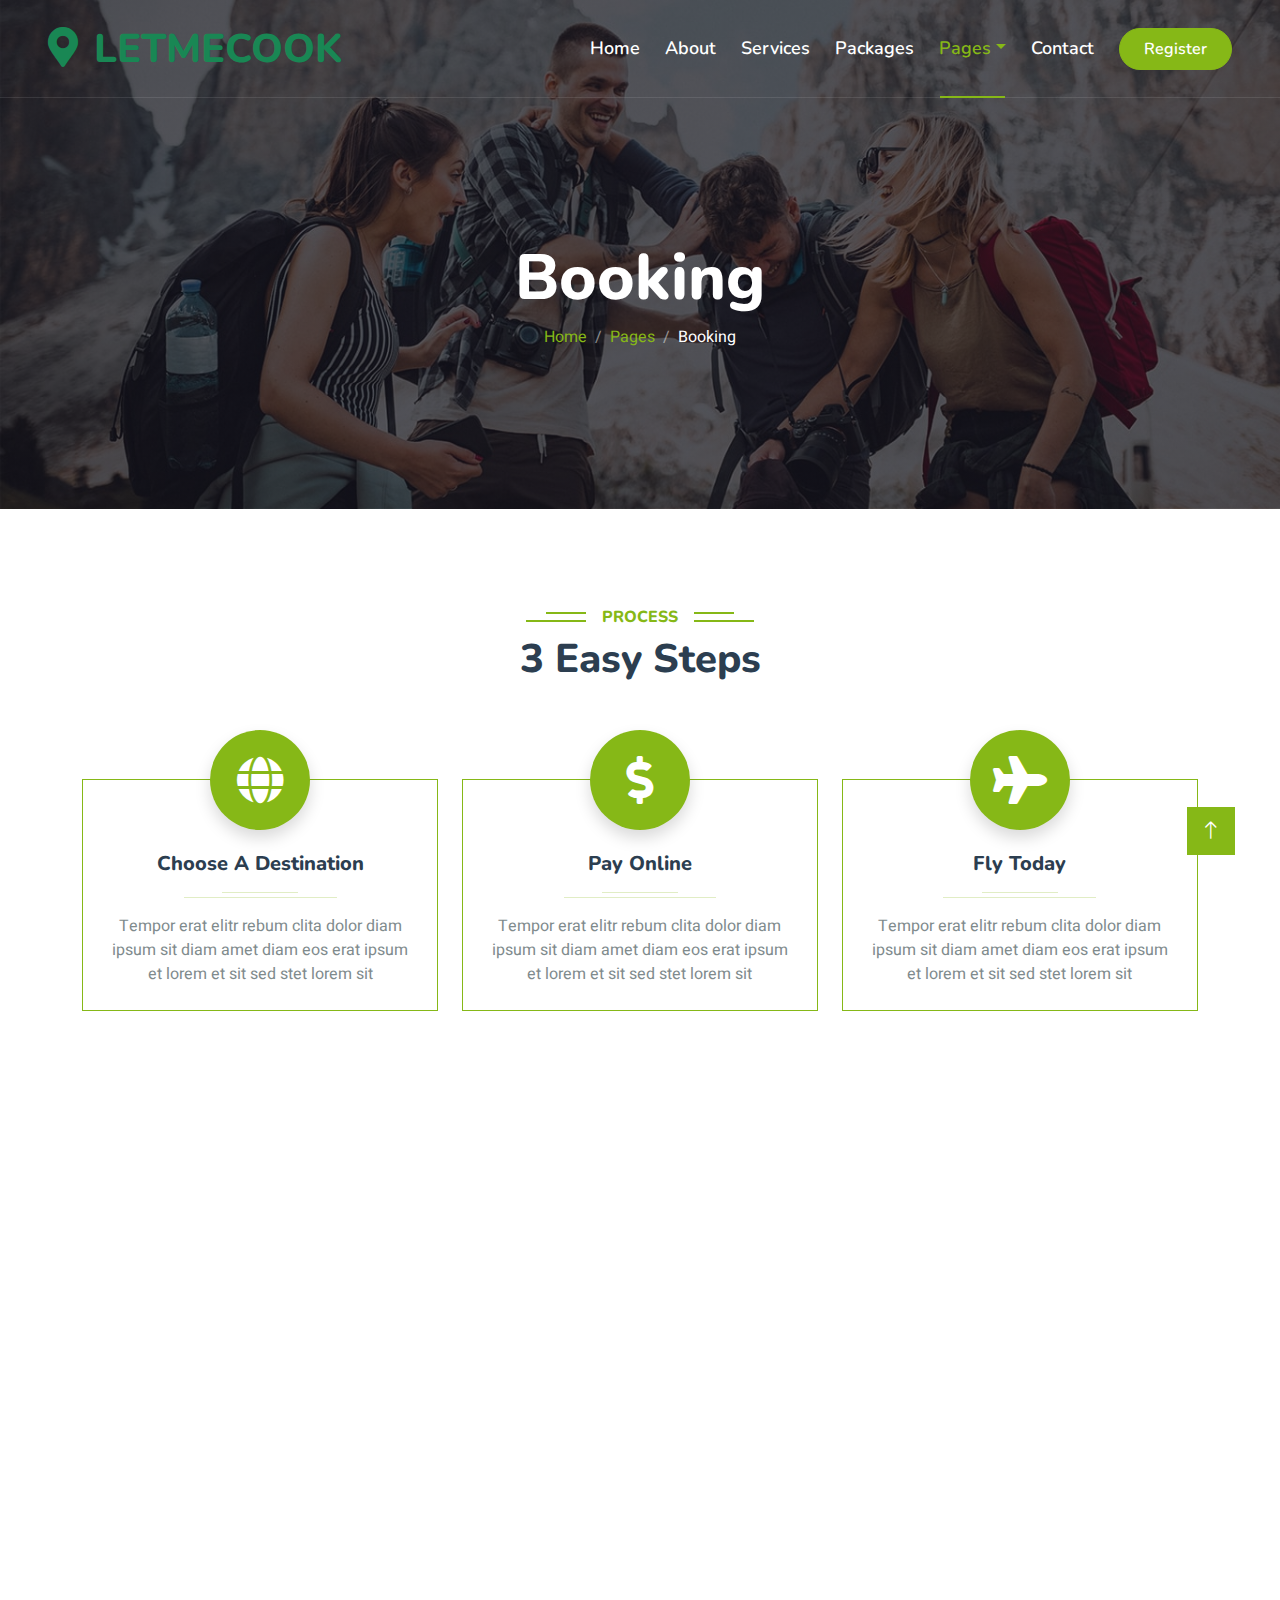
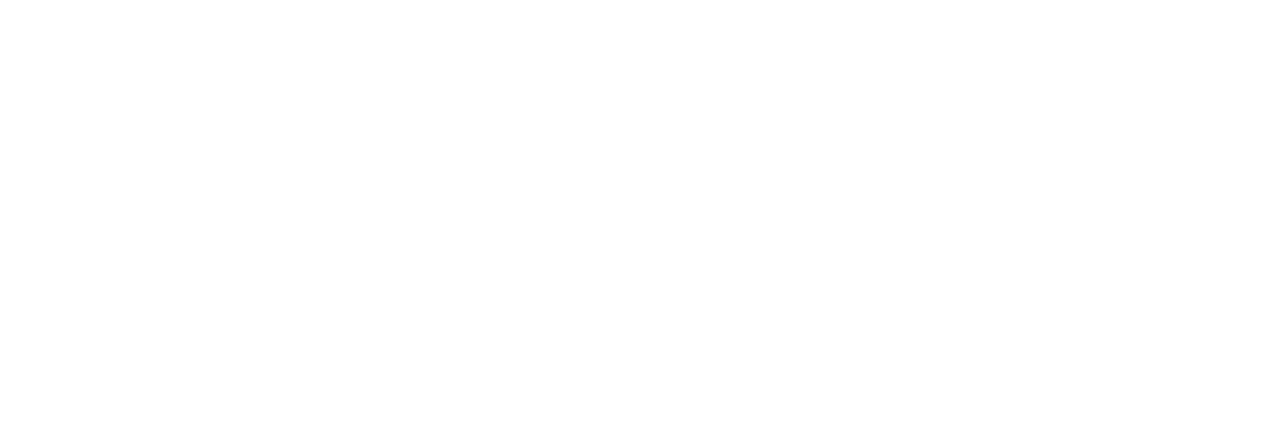
<file: booking.html>
<!DOCTYPE html>
<html lang="en">

    <head>
        <meta charset="utf-8">
        <title>Tourist - Travel Agency HTML Template</title>
        <meta content="width=device-width, initial-scale=1.0" name="viewport">
        <meta content name="keywords">
        <meta content name="description">

        <!-- Favicon -->
        <link href="img/favicon.ico" rel="icon">

        <!-- Google Web Fonts -->
        <link rel="preconnect" href="https://fonts.googleapis.com">
        <link rel="preconnect" href="https://fonts.gstatic.com" crossorigin>
        <link
            href="https://fonts.googleapis.com/css2?family=Heebo:wght@400;500;600&family=Nunito:wght@600;700;800&display=swap"
            rel="stylesheet">

        <!-- Icon Font Stylesheet -->
        <link
            href="https://cdnjs.cloudflare.com/ajax/libs/font-awesome/5.10.0/css/all.min.css"
            rel="stylesheet">
        <link
            href="https://cdn.jsdelivr.net/npm/bootstrap-icons@1.4.1/font/bootstrap-icons.css"
            rel="stylesheet">

        <!-- Libraries Stylesheet -->
        <link href="lib/animate/animate.min.css" rel="stylesheet">
        <link href="lib/owlcarousel/assets/owl.carousel.min.css"
            rel="stylesheet">
        <link href="lib/tempusdominus/css/tempusdominus-bootstrap-4.min.css"
            rel="stylesheet" />

        <!-- Customized Bootstrap Stylesheet -->
        <link href="css/bootstrap.min.css" rel="stylesheet">

        <!-- Template Stylesheet -->
        <link href="css/style.css" rel="stylesheet">
    </head>

    <body>
        <!-- Spinner Start -->
        <div id="spinner"
            class="show bg-white position-fixed translate-middle w-100 vh-100 top-50 start-50 d-flex align-items-center justify-content-center">
            <div class="spinner-border text-primary"
                style="width: 3rem; height: 3rem;" role="status">
                <span class="sr-only">Loading...</span>
            </div>
        </div>
        <!-- Spinner End -->

        <!-- Navbar & Hero Start -->
        <div class="container-fluid position-relative p-0">
            <nav
                class="navbar navbar-expand-lg navbar-light px-4 px-lg-5 py-3 py-lg-0">
                <a href class="navbar-brand p-0">
                    <h1 class="text-success  m-0"><i
                            class="fa fa-map-marker-alt me-3"></i>LETMECOOK</h1>
                    <!-- <img src="img/logo.png" alt="Logo"> -->
                </a>
                <button class="navbar-toggler" type="button"
                    data-bs-toggle="collapse" data-bs-target="#navbarCollapse">
                    <span class="fa fa-bars"></span>
                </button>
                <div class="collapse navbar-collapse" id="navbarCollapse">
                    <div class="navbar-nav ms-auto py-0">
                        <a href="index.html" class="nav-item nav-link">Home</a>
                        <a href="about.html" class="nav-item nav-link">About</a>
                        <a href="service.html"
                            class="nav-item nav-link">Services</a>
                        <a href="package.html"
                            class="nav-item nav-link">Packages</a>
                        <div class="nav-item dropdown">
                            <a href="#" class="nav-link dropdown-toggle active"
                                data-bs-toggle="dropdown">Pages</a>
                            <div class="dropdown-menu m-0">
                                <a href="destination.html"
                                    class="dropdown-item">Destination</a>
                                <a href="booking.html"
                                    class="dropdown-item active">Booking</a>
                                <a href="team.html" class="dropdown-item">Travel
                                    Guides</a>
                                <a href="testimonial.html"
                                    class="dropdown-item">Testimonial</a>
                                <a href="404.html" class="dropdown-item">404
                                    Page</a>
                            </div>
                        </div>
                        <a href="contact.html"
                            class="nav-item nav-link">Contact</a>
                    </div>
                    <a href
                        class="btn btn-primary rounded-pill py-2 px-4">Register</a>
                </div>
            </nav>

            <div class="container-fluid bg-primary py-5 mb-5 hero-header">
                <div class="container py-5">
                    <div class="row justify-content-center py-5">
                        <div class="col-lg-10 pt-lg-5 mt-lg-5 text-center">
                            <h1
                                class="display-3 text-white animated slideInDown">Booking</h1>
                            <nav aria-label="breadcrumb">
                                <ol class="breadcrumb justify-content-center">
                                    <li class="breadcrumb-item"><a
                                            href="#">Home</a></li>
                                    <li class="breadcrumb-item"><a
                                            href="#">Pages</a></li>
                                    <li
                                        class="breadcrumb-item text-white active"
                                        aria-current="page">Booking</li>
                                </ol>
                            </nav>
                        </div>
                    </div>
                </div>
            </div>
        </div>
        <!-- Navbar & Hero End -->

        <!-- Process Start -->
        <div class="container-xxl py-5">
            <div class="container">
                <div class="text-center pb-4 wow fadeInUp"
                    data-wow-delay="0.1s">
                    <h6
                        class="section-title bg-white text-center text-primary px-3">Process</h6>
                    <h1 class="mb-5">3 Easy Steps</h1>
                </div>
                <div class="row gy-5 gx-4 justify-content-center">
                    <div class="col-lg-4 col-sm-6 text-center pt-4 wow fadeInUp"
                        data-wow-delay="0.1s">
                        <div
                            class="position-relative border border-primary pt-5 pb-4 px-4">
                            <div
                                class="d-inline-flex align-items-center justify-content-center bg-primary rounded-circle position-absolute top-0 start-50 translate-middle shadow"
                                style="width: 100px; height: 100px;">
                                <i class="fa fa-globe fa-3x text-white"></i>
                            </div>
                            <h5 class="mt-4">Choose A Destination</h5>
                            <hr class="w-25 mx-auto bg-primary mb-1">
                            <hr class="w-50 mx-auto bg-primary mt-0">
                            <p class="mb-0">Tempor erat elitr rebum clita dolor
                                diam ipsum sit diam amet diam eos erat ipsum et
                                lorem et sit sed stet lorem sit</p>
                        </div>
                    </div>
                    <div class="col-lg-4 col-sm-6 text-center pt-4 wow fadeInUp"
                        data-wow-delay="0.3s">
                        <div
                            class="position-relative border border-primary pt-5 pb-4 px-4">
                            <div
                                class="d-inline-flex align-items-center justify-content-center bg-primary rounded-circle position-absolute top-0 start-50 translate-middle shadow"
                                style="width: 100px; height: 100px;">
                                <i
                                    class="fa fa-dollar-sign fa-3x text-white"></i>
                            </div>
                            <h5 class="mt-4">Pay Online</h5>
                            <hr class="w-25 mx-auto bg-primary mb-1">
                            <hr class="w-50 mx-auto bg-primary mt-0">
                            <p class="mb-0">Tempor erat elitr rebum clita dolor
                                diam ipsum sit diam amet diam eos erat ipsum et
                                lorem et sit sed stet lorem sit</p>
                        </div>
                    </div>
                    <div class="col-lg-4 col-sm-6 text-center pt-4 wow fadeInUp"
                        data-wow-delay="0.5s">
                        <div
                            class="position-relative border border-primary pt-5 pb-4 px-4">
                            <div
                                class="d-inline-flex align-items-center justify-content-center bg-primary rounded-circle position-absolute top-0 start-50 translate-middle shadow"
                                style="width: 100px; height: 100px;">
                                <i class="fa fa-plane fa-3x text-white"></i>
                            </div>
                            <h5 class="mt-4">Fly Today</h5>
                            <hr class="w-25 mx-auto bg-primary mb-1">
                            <hr class="w-50 mx-auto bg-primary mt-0">
                            <p class="mb-0">Tempor erat elitr rebum clita dolor
                                diam ipsum sit diam amet diam eos erat ipsum et
                                lorem et sit sed stet lorem sit</p>
                        </div>
                    </div>
                </div>
            </div>
        </div>
        <!-- Process Start -->

        <!-- Booking Start -->
        <div class="container-xxl py-5 wow fadeInUp" data-wow-delay="0.1s">
            <div class="container">
                <div class="booking p-5">
                    <div class="row g-5 align-items-center">
                        <div class="col-md-6 text-white">
                            <h6 class="text-white text-uppercase">Booking</h6>
                            <h1 class="text-white mb-4">Online Booking</h1>
                            <p class="mb-4">Tempor erat elitr rebum at clita.
                                Diam dolor diam ipsum sit. Aliqu diam amet diam
                                et eos. Clita erat ipsum et lorem et sit.</p>
                            <p class="mb-4">Tempor erat elitr rebum at clita.
                                Diam dolor diam ipsum sit. Aliqu diam amet diam
                                et eos. Clita erat ipsum et lorem et sit, sed
                                stet lorem sit clita duo justo magna dolore erat
                                amet</p>
                            <a class="btn btn-outline-light py-3 px-5 mt-2"
                                href>Read More</a>
                        </div>
                        <div class="col-md-6">
                            <h1 class="text-white mb-4">Book A Tour</h1>
                            <form>
                                <div class="row g-3">
                                    <div class="col-md-6">
                                        <div class="form-floating">
                                            <input type="text"
                                                class="form-control bg-transparent"
                                                id="name"
                                                placeholder="Your Name">
                                            <label for="name">Your Name</label>
                                        </div>
                                    </div>
                                    <div class="col-md-6">
                                        <div class="form-floating">
                                            <input type="email"
                                                class="form-control bg-transparent"
                                                id="email"
                                                placeholder="Your Email">
                                            <label for="email">Your
                                                Email</label>
                                        </div>
                                    </div>
                                    <div class="col-md-6">
                                        <div class="form-floating date"
                                            id="date3"
                                            data-target-input="nearest">
                                            <input type="text"
                                                class="form-control bg-transparent datetimepicker-input"
                                                id="datetime"
                                                placeholder="Date & Time"
                                                data-target="#date3"
                                                data-toggle="datetimepicker" />
                                            <label for="datetime">Date &
                                                Time</label>
                                        </div>
                                    </div>
                                    <div class="col-md-6">
                                        <div class="form-floating">
                                            <select
                                                class="form-select bg-transparent"
                                                id="select1">
                                                <option value="1">Destination
                                                    1</option>
                                                <option value="2">Destination
                                                    2</option>
                                                <option value="3">Destination
                                                    3</option>
                                            </select>
                                            <label
                                                for="select1">Destination</label>
                                        </div>
                                    </div>
                                    <div class="col-12">
                                        <div class="form-floating">
                                            <textarea
                                                class="form-control bg-transparent"
                                                placeholder="Special Request"
                                                id="message"
                                                style="height: 100px"></textarea>
                                            <label for="message">Special
                                                Request</label>
                                        </div>
                                    </div>
                                    <div class="col-12">
                                        <button
                                            class="btn btn-outline-light w-100 py-3"
                                            type="submit">Book Now</button>
                                    </div>
                                </div>
                            </form>
                        </div>
                    </div>
                </div>
            </div>
        </div>
        <!-- Booking Start -->

        <!-- Footer Start -->
        <div
            class="container-fluid bg-dark text-light footer pt-5 mt-5 wow fadeIn"
            data-wow-delay="0.1s">
            <div class="container py-5">
                <div class="row g-5">
                    <div class="col-lg-8     col-md-6">
                        <h4 class="text-white mb-3">Contact</h4>
                        <p class="mb-2"><i
                                class="fa fa-map-marker-alt me-3"></i>Phân khu
                            đào tạo E1, Khu Công Nghệ cao TP.HCM, Phường Hiệp
                            Phú, TP. Thủ Đức, TP.HCM</p>
                        <p class="mb-2"><i
                                class="fa fa-phone-alt me-3"></i>+(028) 7105
                            6686</p>
                        <p class="mb-2"><i
                                class="fa fa-envelope me-3"></i>daotao@hutech.edu.vn</p>
                        <div class="d-flex pt-2">
                            <a class="btn btn-outline-light btn-social"
                                href="#"><i
                                    class="fab fa-twitter"></i></a>
                            <a class="btn btn-outline-light btn-social"
                                href="#"><i
                                    class="fab fa-facebook-f"></i></a>
                            <a class="btn btn-outline-light btn-social"
                                href="#"><i
                                    class="fab fa-youtube"></i></a>
                            <a class="btn btn-outline-light btn-social"
                                href="#"><i
                                    class="fab fa-linkedin-in"></i></a>
                        </div>
                    </div>
                    <div class="col-lg-2 col-md-6">
                        <h4 class="text-white mb-3">Company</h4>
                        <a class="btn btn-link" href="about.html">About Us</a>
                        <a class="btn btn-link" href="contact.html">Contact
                            Us</a>
                        <a class="btn btn-link" href="#">Privacy Policy</a>
                        <a class="btn btn-link" href="#">Terms & Condition</a>
                        <a class="btn btn-link" href="#">FAQs & Help</a>
                    </div>
                </div>
            </div>
        </div>
        <!-- Footer End -->

        <!-- Back to Top -->
        <a href="#" class="btn btn-lg btn-primary btn-lg-square back-to-top"><i
                class="bi bi-arrow-up"></i></a>

        <!-- JavaScript Libraries -->
        <script src="https://code.jquery.com/jquery-3.4.1.min.js"></script>
        <script
            src="https://cdn.jsdelivr.net/npm/bootstrap@5.0.0/dist/js/bootstrap.bundle.min.js"></script>
        <script src="lib/wow/wow.min.js"></script>
        <script src="lib/easing/easing.min.js"></script>
        <script src="lib/waypoints/waypoints.min.js"></script>
        <script src="lib/owlcarousel/owl.carousel.min.js"></script>
        <script src="lib/tempusdominus/js/moment.min.js"></script>
        <script src="lib/tempusdominus/js/moment-timezone.min.js"></script>
        <script
            src="lib/tempusdominus/js/tempusdominus-bootstrap-4.min.js"></script>

        <!-- Template Javascript -->
        <script src="js/main.js"></script>
    </body>

</html>
</file>
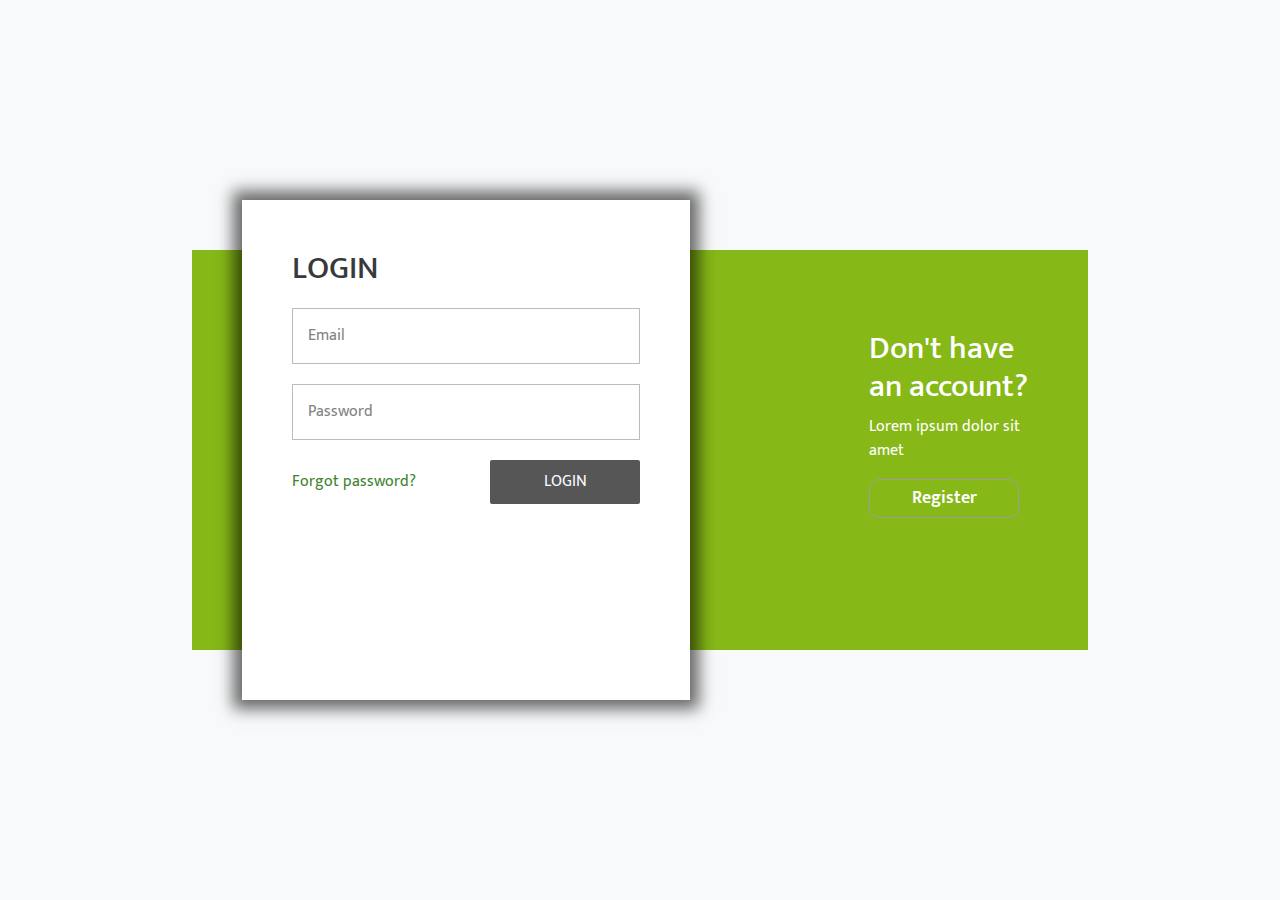
<file: login.html>
<!DOCTYPE html>
<html lang="en">
    <head>
        <meta charset="UTF-8">
        <meta name="viewport" content="width=device-width, initial-scale=1.0">
        <title>Login - Travel Agency</title>
        <!-- Bootstrap CSS -->
        <link
            href="//maxcdn.bootstrapcdn.com/bootstrap/4.0.0/css/bootstrap.min.css"
            rel="stylesheet" id="bootstrap-css">
        <script
            src="//maxcdn.bootstrapcdn.com/bootstrap/4.0.0/js/bootstrap.min.js"></script>
        <script
            src="//cdnjs.cloudflare.com/ajax/libs/jquery/3.2.1/jquery.min.js"></script>
        <!-- Custom CSS -->
        <link rel="stylesheet" href="css/login.css">
    </head>
    <body class="bg-light">
        <div class="login-reg-panel">
            <div class="login-info-box">
                <h2>Have an account?</h2>
                <p>Lorem ipsum dolor sit amet</p>
                <label id="label-register" for="log-reg-show">Login</label>
                <input type="radio" name="active-log-panel" id="log-reg-show"
                    checked="checked">
            </div>

            <div class="register-info-box">
                <h2>Don't have an account?</h2>
                <p>Lorem ipsum dolor sit amet</p>
                <label id="label-login" for="log-login-show">Register</label>
                <input type="radio" name="active-log-panel" id="log-login-show">
            </div>

            <div class="white-panel">
                <div class="login-show">
                    <h2>LOGIN</h2>
                    <input type="text" placeholder="Email">
                    <input type="password" placeholder="Password">
                    <input type="button" value="Login">
                    <a href>Forgot password?</a>
                </div>
                <div class="register-show">
                    <h2>REGISTER</h2>
                    <input type="text" placeholder="Email">
                    <input type="password" placeholder="Password">
                    <input type="password" placeholder="Confirm Password">
                    <input type="button" value="Register">
                </div>
            </div>
        </div>

        <!-- Bootstrap JS -->
        <script src="js/login.js"></script>
    </body>
</html>
</file>
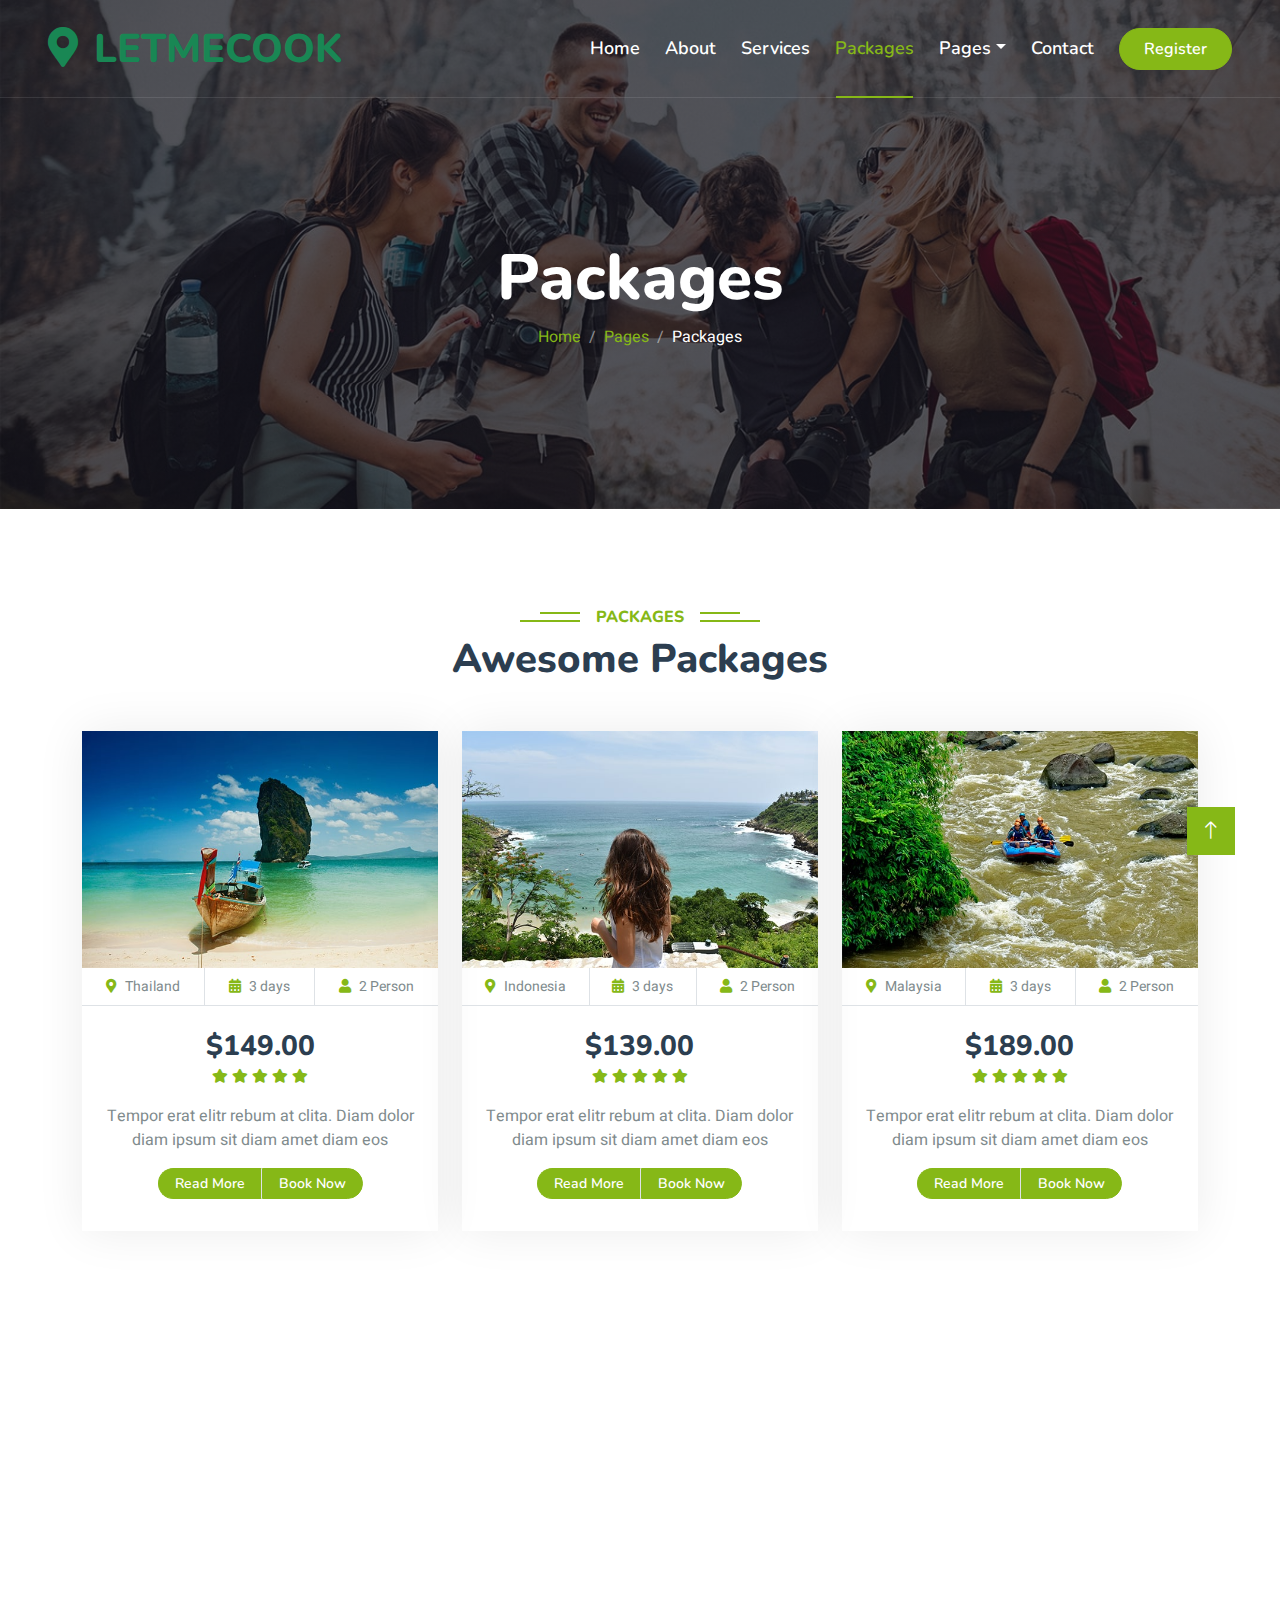
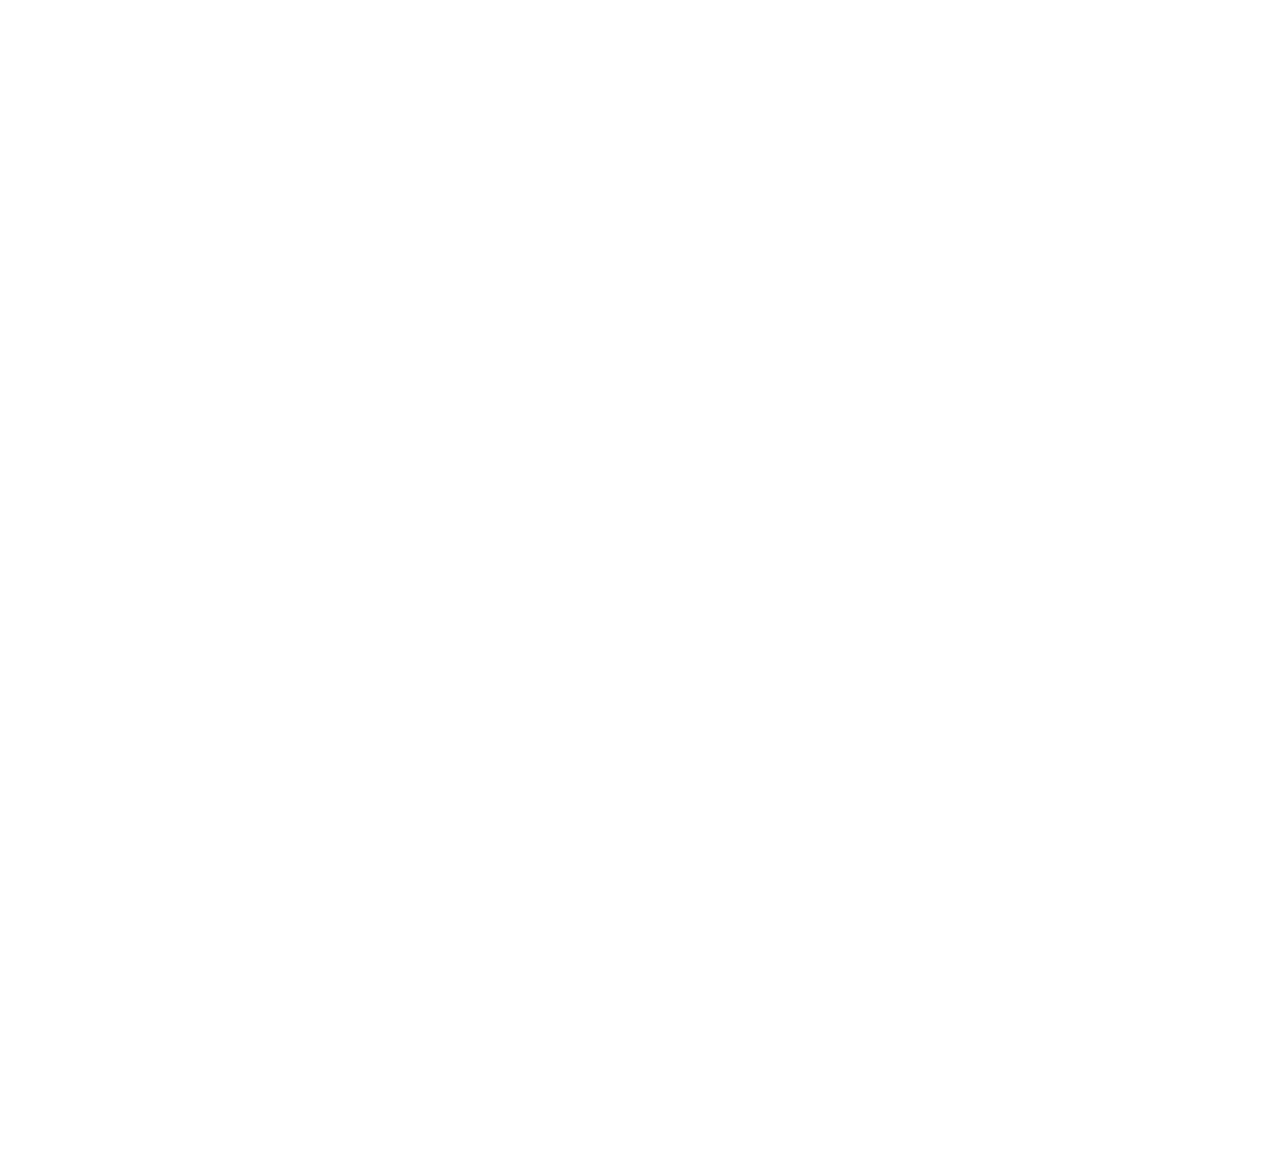
<file: package.html>
<!DOCTYPE html>
<html lang="en">

    <head>
        <meta charset="utf-8">
        <title>Tourist - Travel Agency HTML Template</title>
        <meta content="width=device-width, initial-scale=1.0" name="viewport">
        <meta content name="keywords">
        <meta content name="description">

        <!-- Favicon -->
        <link href="img/favicon.ico" rel="icon">

        <!-- Google Web Fonts -->
        <link rel="preconnect" href="https://fonts.googleapis.com">
        <link rel="preconnect" href="https://fonts.gstatic.com" crossorigin>
        <link
            href="https://fonts.googleapis.com/css2?family=Heebo:wght@400;500;600&family=Nunito:wght@600;700;800&display=swap"
            rel="stylesheet">

        <!-- Icon Font Stylesheet -->
        <link
            href="https://cdnjs.cloudflare.com/ajax/libs/font-awesome/5.10.0/css/all.min.css"
            rel="stylesheet">
        <link
            href="https://cdn.jsdelivr.net/npm/bootstrap-icons@1.4.1/font/bootstrap-icons.css"
            rel="stylesheet">

        <!-- Libraries Stylesheet -->
        <link href="lib/animate/animate.min.css" rel="stylesheet">
        <link href="lib/owlcarousel/assets/owl.carousel.min.css"
            rel="stylesheet">
        <link href="lib/tempusdominus/css/tempusdominus-bootstrap-4.min.css"
            rel="stylesheet" />

        <!-- Customized Bootstrap Stylesheet -->
        <link href="css/bootstrap.min.css" rel="stylesheet">

        <!-- Template Stylesheet -->
        <link href="css/style.css" rel="stylesheet">
    </head>

    <body>
        <!-- Spinner Start -->
        <div id="spinner"
            class="show bg-white position-fixed translate-middle w-100 vh-100 top-50 start-50 d-flex align-items-center justify-content-center">
            <div class="spinner-border text-primary"
                style="width: 3rem; height: 3rem;" role="status">
                <span class="sr-only">Loading...</span>
            </div>
        </div>
        <!-- Spinner End -->

        <!-- Navbar & Hero Start -->
        <div class="container-fluid position-relative p-0">
            <nav
                class="navbar navbar-expand-lg navbar-light px-4 px-lg-5 py-3 py-lg-0">
                <a href class="navbar-brand p-0">
                    <h1 class="text-success  m-0"><i
                            class="fa fa-map-marker-alt me-3"></i>LETMECOOK</h1>
                    <!-- <img src="img/logo.png" alt="Logo"> -->
                </a>
                <button class="navbar-toggler" type="button"
                    data-bs-toggle="collapse" data-bs-target="#navbarCollapse">
                    <span class="fa fa-bars"></span>
                </button>
                <div class="collapse navbar-collapse" id="navbarCollapse">
                    <div class="navbar-nav ms-auto py-0">
                        <a href="index.html" class="nav-item nav-link">Home</a>
                        <a href="about.html" class="nav-item nav-link">About</a>
                        <a href="service.html"
                            class="nav-item nav-link">Services</a>
                        <a href="package.html"
                            class="nav-item nav-link active">Packages</a>
                        <div class="nav-item dropdown">
                            <a href="#" class="nav-link dropdown-toggle"
                                data-bs-toggle="dropdown">Pages</a>
                            <div class="dropdown-menu m-0">
                                <a href="destination.html"
                                    class="dropdown-item">Destination</a>
                                <a href="booking.html"
                                    class="dropdown-item">Booking</a>
                                <a href="team.html" class="dropdown-item">Travel
                                    Guides</a>
                                <a href="testimonial.html"
                                    class="dropdown-item">Testimonial</a>
                                <a href="404.html" class="dropdown-item">404
                                    Page</a>
                            </div>
                        </div>
                        <a href="contact.html"
                            class="nav-item nav-link">Contact</a>
                    </div>
                    <a href
                        class="btn btn-primary rounded-pill py-2 px-4">Register</a>
                </div>
            </nav>

            <div class="container-fluid bg-primary py-5 mb-5 hero-header">
                <div class="container py-5">
                    <div class="row justify-content-center py-5">
                        <div class="col-lg-10 pt-lg-5 mt-lg-5 text-center">
                            <h1
                                class="display-3 text-white animated slideInDown">Packages</h1>
                            <nav aria-label="breadcrumb">
                                <ol class="breadcrumb justify-content-center">
                                    <li class="breadcrumb-item"><a
                                            href="#">Home</a></li>
                                    <li class="breadcrumb-item"><a
                                            href="#">Pages</a></li>
                                    <li
                                        class="breadcrumb-item text-white active"
                                        aria-current="page">Packages</li>
                                </ol>
                            </nav>
                        </div>
                    </div>
                </div>
            </div>
        </div>
        <!-- Navbar & Hero End -->

        <!-- Package Start -->
        <div class="container-xxl py-5">
            <div class="container">
                <div class="text-center wow fadeInUp" data-wow-delay="0.1s">
                    <h6
                        class="section-title bg-white text-center text-primary px-3">Packages</h6>
                    <h1 class="mb-5">Awesome Packages</h1>
                </div>
                <div class="row g-4 justify-content-center">
                    <div class="col-lg-4 col-md-6 wow fadeInUp"
                        data-wow-delay="0.1s">
                        <div class="package-item">
                            <div class="overflow-hidden">
                                <img class="img-fluid" src="img/package-1.jpg"
                                    alt>
                            </div>
                            <div class="d-flex border-bottom">
                                <small
                                    class="flex-fill text-center border-end py-2"><i
                                        class="fa fa-map-marker-alt text-primary me-2"></i>Thailand</small>
                                <small
                                    class="flex-fill text-center border-end py-2"><i
                                        class="fa fa-calendar-alt text-primary me-2"></i>3
                                    days</small>
                                <small class="flex-fill text-center py-2"><i
                                        class="fa fa-user text-primary me-2"></i>2
                                    Person</small>
                            </div>
                            <div class="text-center p-4">
                                <h3 class="mb-0">$149.00</h3>
                                <div class="mb-3">
                                    <small
                                        class="fa fa-star text-primary"></small>
                                    <small
                                        class="fa fa-star text-primary"></small>
                                    <small
                                        class="fa fa-star text-primary"></small>
                                    <small
                                        class="fa fa-star text-primary"></small>
                                    <small
                                        class="fa fa-star text-primary"></small>
                                </div>
                                <p>Tempor erat elitr rebum at clita. Diam dolor
                                    diam ipsum sit diam amet diam eos</p>
                                <div class="d-flex justify-content-center mb-2">
                                    <a href="#"
                                        class="btn btn-sm btn-primary px-3 border-end"
                                        style="border-radius: 30px 0 0 30px;">Read
                                        More</a>
                                    <a href="#"
                                        class="btn btn-sm btn-primary px-3"
                                        style="border-radius: 0 30px 30px 0;">Book
                                        Now</a>
                                </div>
                            </div>
                        </div>
                    </div>
                    <div class="col-lg-4 col-md-6 wow fadeInUp"
                        data-wow-delay="0.3s">
                        <div class="package-item">
                            <div class="overflow-hidden">
                                <img class="img-fluid" src="img/package-2.jpg"
                                    alt>
                            </div>
                            <div class="d-flex border-bottom">
                                <small
                                    class="flex-fill text-center border-end py-2"><i
                                        class="fa fa-map-marker-alt text-primary me-2"></i>Indonesia</small>
                                <small
                                    class="flex-fill text-center border-end py-2"><i
                                        class="fa fa-calendar-alt text-primary me-2"></i>3
                                    days</small>
                                <small class="flex-fill text-center py-2"><i
                                        class="fa fa-user text-primary me-2"></i>2
                                    Person</small>
                            </div>
                            <div class="text-center p-4">
                                <h3 class="mb-0">$139.00</h3>
                                <div class="mb-3">
                                    <small
                                        class="fa fa-star text-primary"></small>
                                    <small
                                        class="fa fa-star text-primary"></small>
                                    <small
                                        class="fa fa-star text-primary"></small>
                                    <small
                                        class="fa fa-star text-primary"></small>
                                    <small
                                        class="fa fa-star text-primary"></small>
                                </div>
                                <p>Tempor erat elitr rebum at clita. Diam dolor
                                    diam ipsum sit diam amet diam eos</p>
                                <div class="d-flex justify-content-center mb-2">
                                    <a href="#"
                                        class="btn btn-sm btn-primary px-3 border-end"
                                        style="border-radius: 30px 0 0 30px;">Read
                                        More</a>
                                    <a href="#"
                                        class="btn btn-sm btn-primary px-3"
                                        style="border-radius: 0 30px 30px 0;">Book
                                        Now</a>
                                </div>
                            </div>
                        </div>
                    </div>
                    <div class="col-lg-4 col-md-6 wow fadeInUp"
                        data-wow-delay="0.5s">
                        <div class="package-item">
                            <div class="overflow-hidden">
                                <img class="img-fluid" src="img/package-3.jpg"
                                    alt>
                            </div>
                            <div class="d-flex border-bottom">
                                <small
                                    class="flex-fill text-center border-end py-2"><i
                                        class="fa fa-map-marker-alt text-primary me-2"></i>Malaysia</small>
                                <small
                                    class="flex-fill text-center border-end py-2"><i
                                        class="fa fa-calendar-alt text-primary me-2"></i>3
                                    days</small>
                                <small class="flex-fill text-center py-2"><i
                                        class="fa fa-user text-primary me-2"></i>2
                                    Person</small>
                            </div>
                            <div class="text-center p-4">
                                <h3 class="mb-0">$189.00</h3>
                                <div class="mb-3">
                                    <small
                                        class="fa fa-star text-primary"></small>
                                    <small
                                        class="fa fa-star text-primary"></small>
                                    <small
                                        class="fa fa-star text-primary"></small>
                                    <small
                                        class="fa fa-star text-primary"></small>
                                    <small
                                        class="fa fa-star text-primary"></small>
                                </div>
                                <p>Tempor erat elitr rebum at clita. Diam dolor
                                    diam ipsum sit diam amet diam eos</p>
                                <div class="d-flex justify-content-center mb-2">
                                    <a href="#"
                                        class="btn btn-sm btn-primary px-3 border-end"
                                        style="border-radius: 30px 0 0 30px;">Read
                                        More</a>
                                    <a href="#"
                                        class="btn btn-sm btn-primary px-3"
                                        style="border-radius: 0 30px 30px 0;">Book
                                        Now</a>
                                </div>
                            </div>
                        </div>
                    </div>
                </div>
            </div>
        </div>
        <!-- Package End -->

        <!-- Booking Start -->
        <div class="container-xxl py-5 wow fadeInUp" data-wow-delay="0.1s">
            <div class="container">
                <div class="booking p-5">
                    <div class="row g-5 align-items-center">
                        <div class="col-md-6 text-white">
                            <h6 class="text-white text-uppercase">Booking</h6>
                            <h1 class="text-white mb-4">Online Booking</h1>
                            <p class="mb-4">Tempor erat elitr rebum at clita.
                                Diam dolor diam ipsum sit. Aliqu diam amet diam
                                et eos. Clita erat ipsum et lorem et sit.</p>
                            <p class="mb-4">Tempor erat elitr rebum at clita.
                                Diam dolor diam ipsum sit. Aliqu diam amet diam
                                et eos. Clita erat ipsum et lorem et sit, sed
                                stet lorem sit clita duo justo magna dolore erat
                                amet</p>
                            <a class="btn btn-outline-light py-3 px-5 mt-2"
                                href>Read More</a>
                        </div>
                        <div class="col-md-6">
                            <h1 class="text-white mb-4">Book A Tour</h1>
                            <form>
                                <div class="row g-3">
                                    <div class="col-md-6">
                                        <div class="form-floating">
                                            <input type="text"
                                                class="form-control bg-transparent"
                                                id="name"
                                                placeholder="Your Name">
                                            <label for="name">Your Name</label>
                                        </div>
                                    </div>
                                    <div class="col-md-6">
                                        <div class="form-floating">
                                            <input type="email"
                                                class="form-control bg-transparent"
                                                id="email"
                                                placeholder="Your Email">
                                            <label for="email">Your
                                                Email</label>
                                        </div>
                                    </div>
                                    <div class="col-md-6">
                                        <div class="form-floating date"
                                            id="date3"
                                            data-target-input="nearest">
                                            <input type="text"
                                                class="form-control bg-transparent datetimepicker-input"
                                                id="datetime"
                                                placeholder="Date & Time"
                                                data-target="#date3"
                                                data-toggle="datetimepicker" />
                                            <label for="datetime">Date &
                                                Time</label>
                                        </div>
                                    </div>
                                    <div class="col-md-6">
                                        <div class="form-floating">
                                            <select
                                                class="form-select bg-transparent"
                                                id="select1">
                                                <option value="1">Destination
                                                    1</option>
                                                <option value="2">Destination
                                                    2</option>
                                                <option value="3">Destination
                                                    3</option>
                                            </select>
                                            <label
                                                for="select1">Destination</label>
                                        </div>
                                    </div>
                                    <div class="col-12">
                                        <div class="form-floating">
                                            <textarea
                                                class="form-control bg-transparent"
                                                placeholder="Special Request"
                                                id="message"
                                                style="height: 100px"></textarea>
                                            <label for="message">Special
                                                Request</label>
                                        </div>
                                    </div>
                                    <div class="col-12">
                                        <button
                                            class="btn btn-outline-light w-100 py-3"
                                            type="submit">Book Now</button>
                                    </div>
                                </div>
                            </form>
                        </div>
                    </div>
                </div>
            </div>
        </div>
        <!-- Booking Start -->

        <!-- Process Start -->
        <div class="container-xxl py-5">
            <div class="container">
                <div class="text-center pb-4 wow fadeInUp"
                    data-wow-delay="0.1s">
                    <h6
                        class="section-title bg-white text-center text-primary px-3">Process</h6>
                    <h1 class="mb-5">3 Easy Steps</h1>
                </div>
                <div class="row gy-5 gx-4 justify-content-center">
                    <div class="col-lg-4 col-sm-6 text-center pt-4 wow fadeInUp"
                        data-wow-delay="0.1s">
                        <div
                            class="position-relative border border-primary pt-5 pb-4 px-4">
                            <div
                                class="d-inline-flex align-items-center justify-content-center bg-primary rounded-circle position-absolute top-0 start-50 translate-middle shadow"
                                style="width: 100px; height: 100px;">
                                <i class="fa fa-globe fa-3x text-white"></i>
                            </div>
                            <h5 class="mt-4">Choose A Destination</h5>
                            <hr class="w-25 mx-auto bg-primary mb-1">
                            <hr class="w-50 mx-auto bg-primary mt-0">
                            <p class="mb-0">Tempor erat elitr rebum clita dolor
                                diam ipsum sit diam amet diam eos erat ipsum et
                                lorem et sit sed stet lorem sit</p>
                        </div>
                    </div>
                    <div class="col-lg-4 col-sm-6 text-center pt-4 wow fadeInUp"
                        data-wow-delay="0.3s">
                        <div
                            class="position-relative border border-primary pt-5 pb-4 px-4">
                            <div
                                class="d-inline-flex align-items-center justify-content-center bg-primary rounded-circle position-absolute top-0 start-50 translate-middle shadow"
                                style="width: 100px; height: 100px;">
                                <i
                                    class="fa fa-dollar-sign fa-3x text-white"></i>
                            </div>
                            <h5 class="mt-4">Pay Online</h5>
                            <hr class="w-25 mx-auto bg-primary mb-1">
                            <hr class="w-50 mx-auto bg-primary mt-0">
                            <p class="mb-0">Tempor erat elitr rebum clita dolor
                                diam ipsum sit diam amet diam eos erat ipsum et
                                lorem et sit sed stet lorem sit</p>
                        </div>
                    </div>
                    <div class="col-lg-4 col-sm-6 text-center pt-4 wow fadeInUp"
                        data-wow-delay="0.5s">
                        <div
                            class="position-relative border border-primary pt-5 pb-4 px-4">
                            <div
                                class="d-inline-flex align-items-center justify-content-center bg-primary rounded-circle position-absolute top-0 start-50 translate-middle shadow"
                                style="width: 100px; height: 100px;">
                                <i class="fa fa-plane fa-3x text-white"></i>
                            </div>
                            <h5 class="mt-4">Fly Today</h5>
                            <hr class="w-25 mx-auto bg-primary mb-1">
                            <hr class="w-50 mx-auto bg-primary mt-0">
                            <p class="mb-0">Tempor erat elitr rebum clita dolor
                                diam ipsum sit diam amet diam eos erat ipsum et
                                lorem et sit sed stet lorem sit</p>
                        </div>
                    </div>
                </div>
            </div>
        </div>
        <!-- Process Start -->

        <!-- Footer Start -->
        <div
            class="container-fluid bg-dark text-light footer pt-5 mt-5 wow fadeIn"
            data-wow-delay="0.1s">
            <div class="container py-5">
                <div class="row g-5">
                    <div class="col-lg-8     col-md-6">
                        <h4 class="text-white mb-3">Contact</h4>
                        <p class="mb-2"><i
                                class="fa fa-map-marker-alt me-3"></i>Phân khu
                            đào tạo E1, Khu Công Nghệ cao TP.HCM, Phường Hiệp
                            Phú, TP. Thủ Đức, TP.HCM</p>
                        <p class="mb-2"><i
                                class="fa fa-phone-alt me-3"></i>+(028) 7105
                            6686</p>
                        <p class="mb-2"><i
                                class="fa fa-envelope me-3"></i>daotao@hutech.edu.vn</p>
                        <div class="d-flex pt-2">
                            <a class="btn btn-outline-light btn-social"
                                href="#"><i
                                    class="fab fa-twitter"></i></a>
                            <a class="btn btn-outline-light btn-social"
                                href="#"><i
                                    class="fab fa-facebook-f"></i></a>
                            <a class="btn btn-outline-light btn-social"
                                href="#"><i
                                    class="fab fa-youtube"></i></a>
                            <a class="btn btn-outline-light btn-social"
                                href="#"><i
                                    class="fab fa-linkedin-in"></i></a>
                        </div>
                    </div>
                    <div class="col-lg-2 col-md-6">
                        <h4 class="text-white mb-3">Company</h4>
                        <a class="btn btn-link" href="about.html">About Us</a>
                        <a class="btn btn-link" href="contact.html">Contact
                            Us</a>
                        <a class="btn btn-link" href="#">Privacy Policy</a>
                        <a class="btn btn-link" href="#">Terms & Condition</a>
                        <a class="btn btn-link" href="#">FAQs & Help</a>
                    </div>
                </div>
            </div>
        </div>
        <!-- Footer End -->

        <!-- Back to Top -->
        <a href="#" class="btn btn-lg btn-primary btn-lg-square back-to-top"><i
                class="bi bi-arrow-up"></i></a>

        <!-- JavaScript Libraries -->
        <script src="https://code.jquery.com/jquery-3.4.1.min.js"></script>
        <script
            src="https://cdn.jsdelivr.net/npm/bootstrap@5.0.0/dist/js/bootstrap.bundle.min.js"></script>
        <script src="lib/wow/wow.min.js"></script>
        <script src="lib/easing/easing.min.js"></script>
        <script src="lib/waypoints/waypoints.min.js"></script>
        <script src="lib/owlcarousel/owl.carousel.min.js"></script>
        <script src="lib/tempusdominus/js/moment.min.js"></script>
        <script src="lib/tempusdominus/js/moment-timezone.min.js"></script>
        <script
            src="lib/tempusdominus/js/tempusdominus-bootstrap-4.min.js"></script>

        <!-- Template Javascript -->
        <script src="js/main.js"></script>
    </body>

</html>
</file>
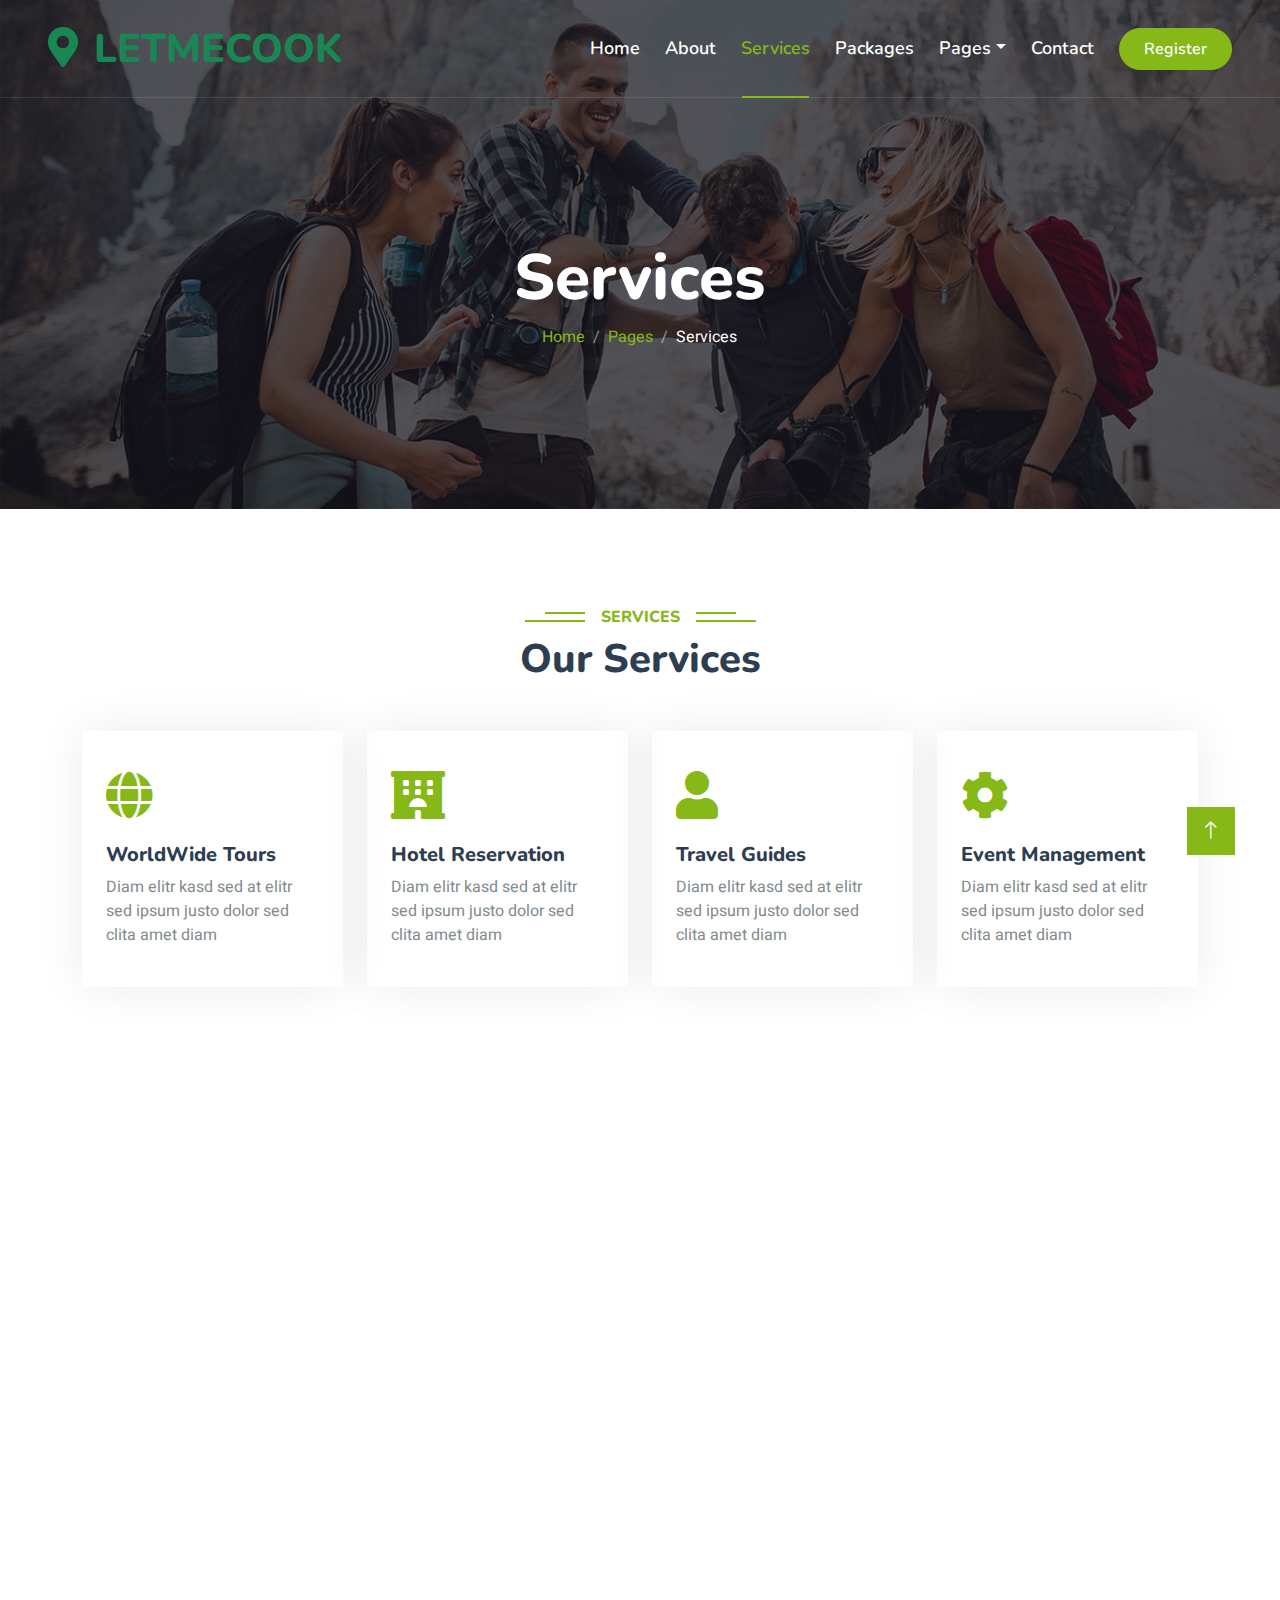
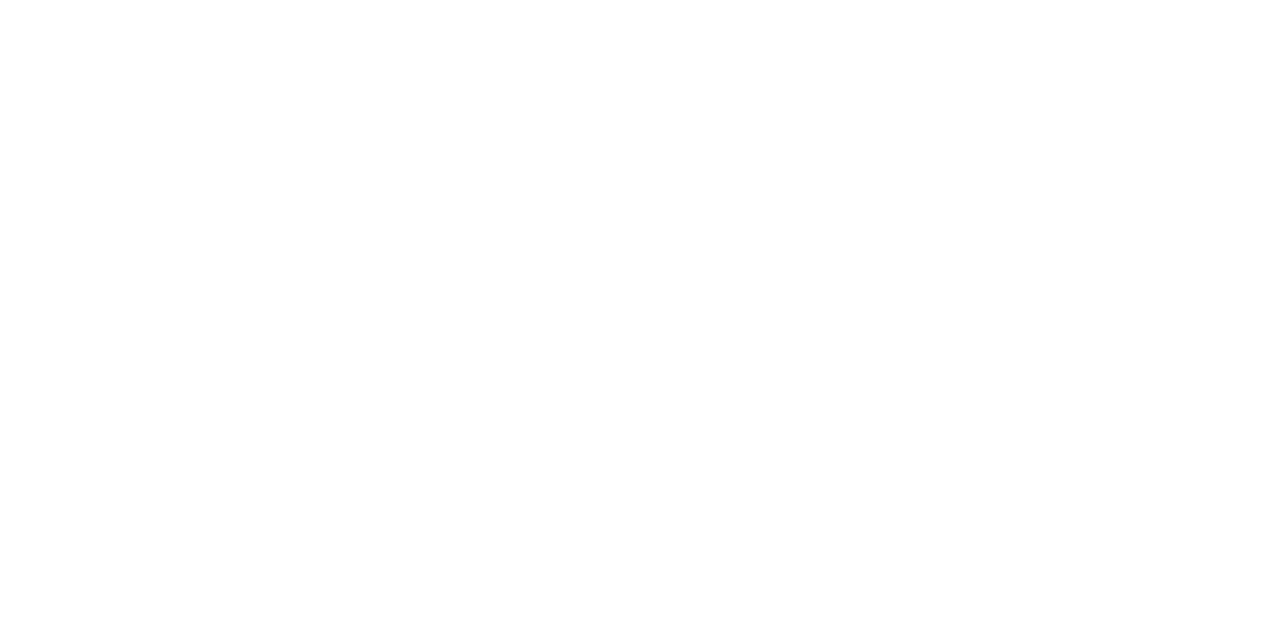
<file: service.html>
<!DOCTYPE html>
<html lang="en">

    <head>
        <meta charset="utf-8">
        <title>Tourist - Travel Agency HTML Template</title>
        <meta content="width=device-width, initial-scale=1.0" name="viewport">
        <meta content name="keywords">
        <meta content name="description">

        <!-- Favicon -->
        <link href="img/favicon.ico" rel="icon">

        <!-- Google Web Fonts -->
        <link rel="preconnect" href="https://fonts.googleapis.com">
        <link rel="preconnect" href="https://fonts.gstatic.com" crossorigin>
        <link
            href="https://fonts.googleapis.com/css2?family=Heebo:wght@400;500;600&family=Nunito:wght@600;700;800&display=swap"
            rel="stylesheet">

        <!-- Icon Font Stylesheet -->
        <link
            href="https://cdnjs.cloudflare.com/ajax/libs/font-awesome/5.10.0/css/all.min.css"
            rel="stylesheet">
        <link
            href="https://cdn.jsdelivr.net/npm/bootstrap-icons@1.4.1/font/bootstrap-icons.css"
            rel="stylesheet">

        <!-- Libraries Stylesheet -->
        <link href="lib/animate/animate.min.css" rel="stylesheet">
        <link href="lib/owlcarousel/assets/owl.carousel.min.css"
            rel="stylesheet">
        <link href="lib/tempusdominus/css/tempusdominus-bootstrap-4.min.css"
            rel="stylesheet" />

        <!-- Customized Bootstrap Stylesheet -->
        <link href="css/bootstrap.min.css" rel="stylesheet">

        <!-- Template Stylesheet -->
        <link href="css/style.css" rel="stylesheet">
    </head>

    <body>
        <!-- Spinner Start -->
        <div id="spinner"
            class="show bg-white position-fixed translate-middle w-100 vh-100 top-50 start-50 d-flex align-items-center justify-content-center">
            <div class="spinner-border text-primary"
                style="width: 3rem; height: 3rem;" role="status">
                <span class="sr-only">Loading...</span>
            </div>
        </div>
        <!-- Spinner End -->

        <!-- Navbar & Hero Start -->
        <div class="container-fluid position-relative p-0">
            <nav
                class="navbar navbar-expand-lg navbar-light px-4 px-lg-5 py-3 py-lg-0">
                <a href class="navbar-brand p-0">
                    <h1 class="text-success  m-0"><i
                            class="fa fa-map-marker-alt me-3"></i>LETMECOOK</h1>
                    <!-- <img src="img/logo.png" alt="Logo"> -->
                </a>
                <button class="navbar-toggler" type="button"
                    data-bs-toggle="collapse" data-bs-target="#navbarCollapse">
                    <span class="fa fa-bars"></span>
                </button>
                <div class="collapse navbar-collapse" id="navbarCollapse">
                    <div class="navbar-nav ms-auto py-0">
                        <a href="index.html" class="nav-item nav-link">Home</a>
                        <a href="about.html" class="nav-item nav-link">About</a>
                        <a href="service.html"
                            class="nav-item nav-link active">Services</a>
                        <a href="package.html"
                            class="nav-item nav-link">Packages</a>
                        <div class="nav-item dropdown">
                            <a href="#" class="nav-link dropdown-toggle"
                                data-bs-toggle="dropdown">Pages</a>
                            <div class="dropdown-menu m-0">
                                <a href="destination.html"
                                    class="dropdown-item">Destination</a>
                                <a href="booking.html"
                                    class="dropdown-item">Booking</a>
                                <a href="team.html" class="dropdown-item">Travel
                                    Guides</a>
                                <a href="testimonial.html"
                                    class="dropdown-item">Testimonial</a>
                                <a href="404.html" class="dropdown-item">404
                                    Page</a>
                            </div>
                        </div>
                        <a href="contact.html"
                            class="nav-item nav-link">Contact</a>
                    </div>
                    <a href
                        class="btn btn-primary rounded-pill py-2 px-4">Register</a>
                </div>
            </nav>

            <div class="container-fluid bg-primary py-5 mb-5 hero-header">
                <div class="container py-5">
                    <div class="row justify-content-center py-5">
                        <div class="col-lg-10 pt-lg-5 mt-lg-5 text-center">
                            <h1
                                class="display-3 text-white animated slideInDown">Services</h1>
                            <nav aria-label="breadcrumb">
                                <ol class="breadcrumb justify-content-center">
                                    <li class="breadcrumb-item"><a
                                            href="#">Home</a></li>
                                    <li class="breadcrumb-item"><a
                                            href="#">Pages</a></li>
                                    <li
                                        class="breadcrumb-item text-white active"
                                        aria-current="page">Services</li>
                                </ol>
                            </nav>
                        </div>
                    </div>
                </div>
            </div>
        </div>
        <!-- Navbar & Hero End -->

        <!-- Service Start -->
        <div class="container-xxl py-5">
            <div class="container">
                <div class="text-center wow fadeInUp" data-wow-delay="0.1s">
                    <h6
                        class="section-title bg-white text-center text-primary px-3">Services</h6>
                    <h1 class="mb-5">Our Services</h1>
                </div>
                <div class="row g-4">
                    <div class="col-lg-3 col-sm-6 wow fadeInUp"
                        data-wow-delay="0.1s">
                        <div class="service-item rounded pt-3">
                            <div class="p-4">
                                <i
                                    class="fa fa-3x fa-globe text-primary mb-4"></i>
                                <h5>WorldWide Tours</h5>
                                <p>Diam elitr kasd sed at elitr sed ipsum justo
                                    dolor sed clita amet diam</p>
                            </div>
                        </div>
                    </div>
                    <div class="col-lg-3 col-sm-6 wow fadeInUp"
                        data-wow-delay="0.3s">
                        <div class="service-item rounded pt-3">
                            <div class="p-4">
                                <i
                                    class="fa fa-3x fa-hotel text-primary mb-4"></i>
                                <h5>Hotel Reservation</h5>
                                <p>Diam elitr kasd sed at elitr sed ipsum justo
                                    dolor sed clita amet diam</p>
                            </div>
                        </div>
                    </div>
                    <div class="col-lg-3 col-sm-6 wow fadeInUp"
                        data-wow-delay="0.5s">
                        <div class="service-item rounded pt-3">
                            <div class="p-4">
                                <i
                                    class="fa fa-3x fa-user text-primary mb-4"></i>
                                <h5>Travel Guides</h5>
                                <p>Diam elitr kasd sed at elitr sed ipsum justo
                                    dolor sed clita amet diam</p>
                            </div>
                        </div>
                    </div>
                    <div class="col-lg-3 col-sm-6 wow fadeInUp"
                        data-wow-delay="0.7s">
                        <div class="service-item rounded pt-3">
                            <div class="p-4">
                                <i
                                    class="fa fa-3x fa-cog text-primary mb-4"></i>
                                <h5>Event Management</h5>
                                <p>Diam elitr kasd sed at elitr sed ipsum justo
                                    dolor sed clita amet diam</p>
                            </div>
                        </div>
                    </div>
                    <div class="col-lg-3 col-sm-6 wow fadeInUp"
                        data-wow-delay="0.1s">
                        <div class="service-item rounded pt-3">
                            <div class="p-4">
                                <i
                                    class="fa fa-3x fa-globe text-primary mb-4"></i>
                                <h5>WorldWide Tours</h5>
                                <p>Diam elitr kasd sed at elitr sed ipsum justo
                                    dolor sed clita amet diam</p>
                            </div>
                        </div>
                    </div>
                    <div class="col-lg-3 col-sm-6 wow fadeInUp"
                        data-wow-delay="0.3s">
                        <div class="service-item rounded pt-3">
                            <div class="p-4">
                                <i
                                    class="fa fa-3x fa-hotel text-primary mb-4"></i>
                                <h5>Hotel Reservation</h5>
                                <p>Diam elitr kasd sed at elitr sed ipsum justo
                                    dolor sed clita amet diam</p>
                            </div>
                        </div>
                    </div>
                    <div class="col-lg-3 col-sm-6 wow fadeInUp"
                        data-wow-delay="0.5s">
                        <div class="service-item rounded pt-3">
                            <div class="p-4">
                                <i
                                    class="fa fa-3x fa-user text-primary mb-4"></i>
                                <h5>Travel Guides</h5>
                                <p>Diam elitr kasd sed at elitr sed ipsum justo
                                    dolor sed clita amet diam</p>
                            </div>
                        </div>
                    </div>
                    <div class="col-lg-3 col-sm-6 wow fadeInUp"
                        data-wow-delay="0.7s">
                        <div class="service-item rounded pt-3">
                            <div class="p-4">
                                <i
                                    class="fa fa-3x fa-cog text-primary mb-4"></i>
                                <h5>Event Management</h5>
                                <p>Diam elitr kasd sed at elitr sed ipsum justo
                                    dolor sed clita amet diam</p>
                            </div>
                        </div>
                    </div>
                </div>
            </div>
        </div>
        <!-- Service End -->

        <!-- Testimonial Start -->
        <div class="container-xxl py-5 wow fadeInUp" data-wow-delay="0.1s">
            <div class="container">
                <div class="text-center">
                    <h6
                        class="section-title bg-white text-center text-primary px-3">Testimonial</h6>
                    <h1 class="mb-5">Our Clients Say!!!</h1>
                </div>
                <div
                    class="owl-carousel testimonial-carousel position-relative">
                    <div
                        class="testimonial-item bg-white text-center border p-4">
                        <img
                            class="bg-white rounded-circle shadow p-1 mx-auto mb-3"
                            src="img/testimonial-1.jpg"
                            style="width: 80px; height: 80px;">
                        <h5 class="mb-0">John Doe</h5>
                        <p>New York, USA</p>
                        <p class="mb-0">Tempor erat elitr rebum at clita. Diam
                            dolor diam ipsum sit diam amet diam et eos. Clita
                            erat ipsum et lorem et sit.</p>
                    </div>
                    <div
                        class="testimonial-item bg-white text-center border p-4">
                        <img
                            class="bg-white rounded-circle shadow p-1 mx-auto mb-3"
                            src="img/testimonial-2.jpg"
                            style="width: 80px; height: 80px;">
                        <h5 class="mb-0">John Doe</h5>
                        <p>New York, USA</p>
                        <p class="mt-2 mb-0">Tempor erat elitr rebum at clita.
                            Diam dolor diam ipsum sit diam amet diam et eos.
                            Clita erat ipsum et lorem et sit.</p>
                    </div>
                    <div
                        class="testimonial-item bg-white text-center border p-4">
                        <img
                            class="bg-white rounded-circle shadow p-1 mx-auto mb-3"
                            src="img/testimonial-3.jpg"
                            style="width: 80px; height: 80px;">
                        <h5 class="mb-0">John Doe</h5>
                        <p>New York, USA</p>
                        <p class="mt-2 mb-0">Tempor erat elitr rebum at clita.
                            Diam dolor diam ipsum sit diam amet diam et eos.
                            Clita erat ipsum et lorem et sit.</p>
                    </div>
                    <div
                        class="testimonial-item bg-white text-center border p-4">
                        <img
                            class="bg-white rounded-circle shadow p-1 mx-auto mb-3"
                            src="img/testimonial-4.jpg"
                            style="width: 80px; height: 80px;">
                        <h5 class="mb-0">John Doe</h5>
                        <p>New York, USA</p>
                        <p class="mt-2 mb-0">Tempor erat elitr rebum at clita.
                            Diam dolor diam ipsum sit diam amet diam et eos.
                            Clita erat ipsum et lorem et sit.</p>
                    </div>
                </div>
            </div>
        </div>
        <!-- Testimonial End -->

        <!-- Footer Start -->
        <div
            class="container-fluid bg-dark text-light footer pt-5 mt-5 wow fadeIn"
            data-wow-delay="0.1s">
            <div class="container py-5">
                <div class="row g-5">
                    <div class="col-lg-8     col-md-6">
                        <h4 class="text-white mb-3">Contact</h4>
                        <p class="mb-2"><i
                                class="fa fa-map-marker-alt me-3"></i>Phân khu
                            đào tạo E1, Khu Công Nghệ cao TP.HCM, Phường Hiệp
                            Phú, TP. Thủ Đức, TP.HCM</p>
                        <p class="mb-2"><i
                                class="fa fa-phone-alt me-3"></i>+(028) 7105
                            6686</p>
                        <p class="mb-2"><i
                                class="fa fa-envelope me-3"></i>daotao@hutech.edu.vn</p>
                        <div class="d-flex pt-2">
                            <a class="btn btn-outline-light btn-social"
                                href="#"><i
                                    class="fab fa-twitter"></i></a>
                            <a class="btn btn-outline-light btn-social"
                                href="#"><i
                                    class="fab fa-facebook-f"></i></a>
                            <a class="btn btn-outline-light btn-social"
                                href="#"><i
                                    class="fab fa-youtube"></i></a>
                            <a class="btn btn-outline-light btn-social"
                                href="#"><i
                                    class="fab fa-linkedin-in"></i></a>
                        </div>
                    </div>
                    <div class="col-lg-2 col-md-6">
                        <h4 class="text-white mb-3">Company</h4>
                        <a class="btn btn-link" href="about.html">About Us</a>
                        <a class="btn btn-link" href="contact.html">Contact
                            Us</a>
                        <a class="btn btn-link" href="#">Privacy Policy</a>
                        <a class="btn btn-link" href="#">Terms & Condition</a>
                        <a class="btn btn-link" href="#">FAQs & Help</a>
                    </div>
                </div>
            </div>
        </div>
        <!-- Footer End -->

        <!-- Back to Top -->
        <a href="#" class="btn btn-lg btn-primary btn-lg-square back-to-top"><i
                class="bi bi-arrow-up"></i></a>

        <!-- JavaScript Libraries -->
        <script src="https://code.jquery.com/jquery-3.4.1.min.js"></script>
        <script
            src="https://cdn.jsdelivr.net/npm/bootstrap@5.0.0/dist/js/bootstrap.bundle.min.js"></script>
        <script src="lib/wow/wow.min.js"></script>
        <script src="lib/easing/easing.min.js"></script>
        <script src="lib/waypoints/waypoints.min.js"></script>
        <script src="lib/owlcarousel/owl.carousel.min.js"></script>
        <script src="lib/tempusdominus/js/moment.min.js"></script>
        <script src="lib/tempusdominus/js/moment-timezone.min.js"></script>
        <script
            src="lib/tempusdominus/js/tempusdominus-bootstrap-4.min.js"></script>

        <!-- Template Javascript -->
        <script src="js/main.js"></script>
    </body>

</html>
</file>
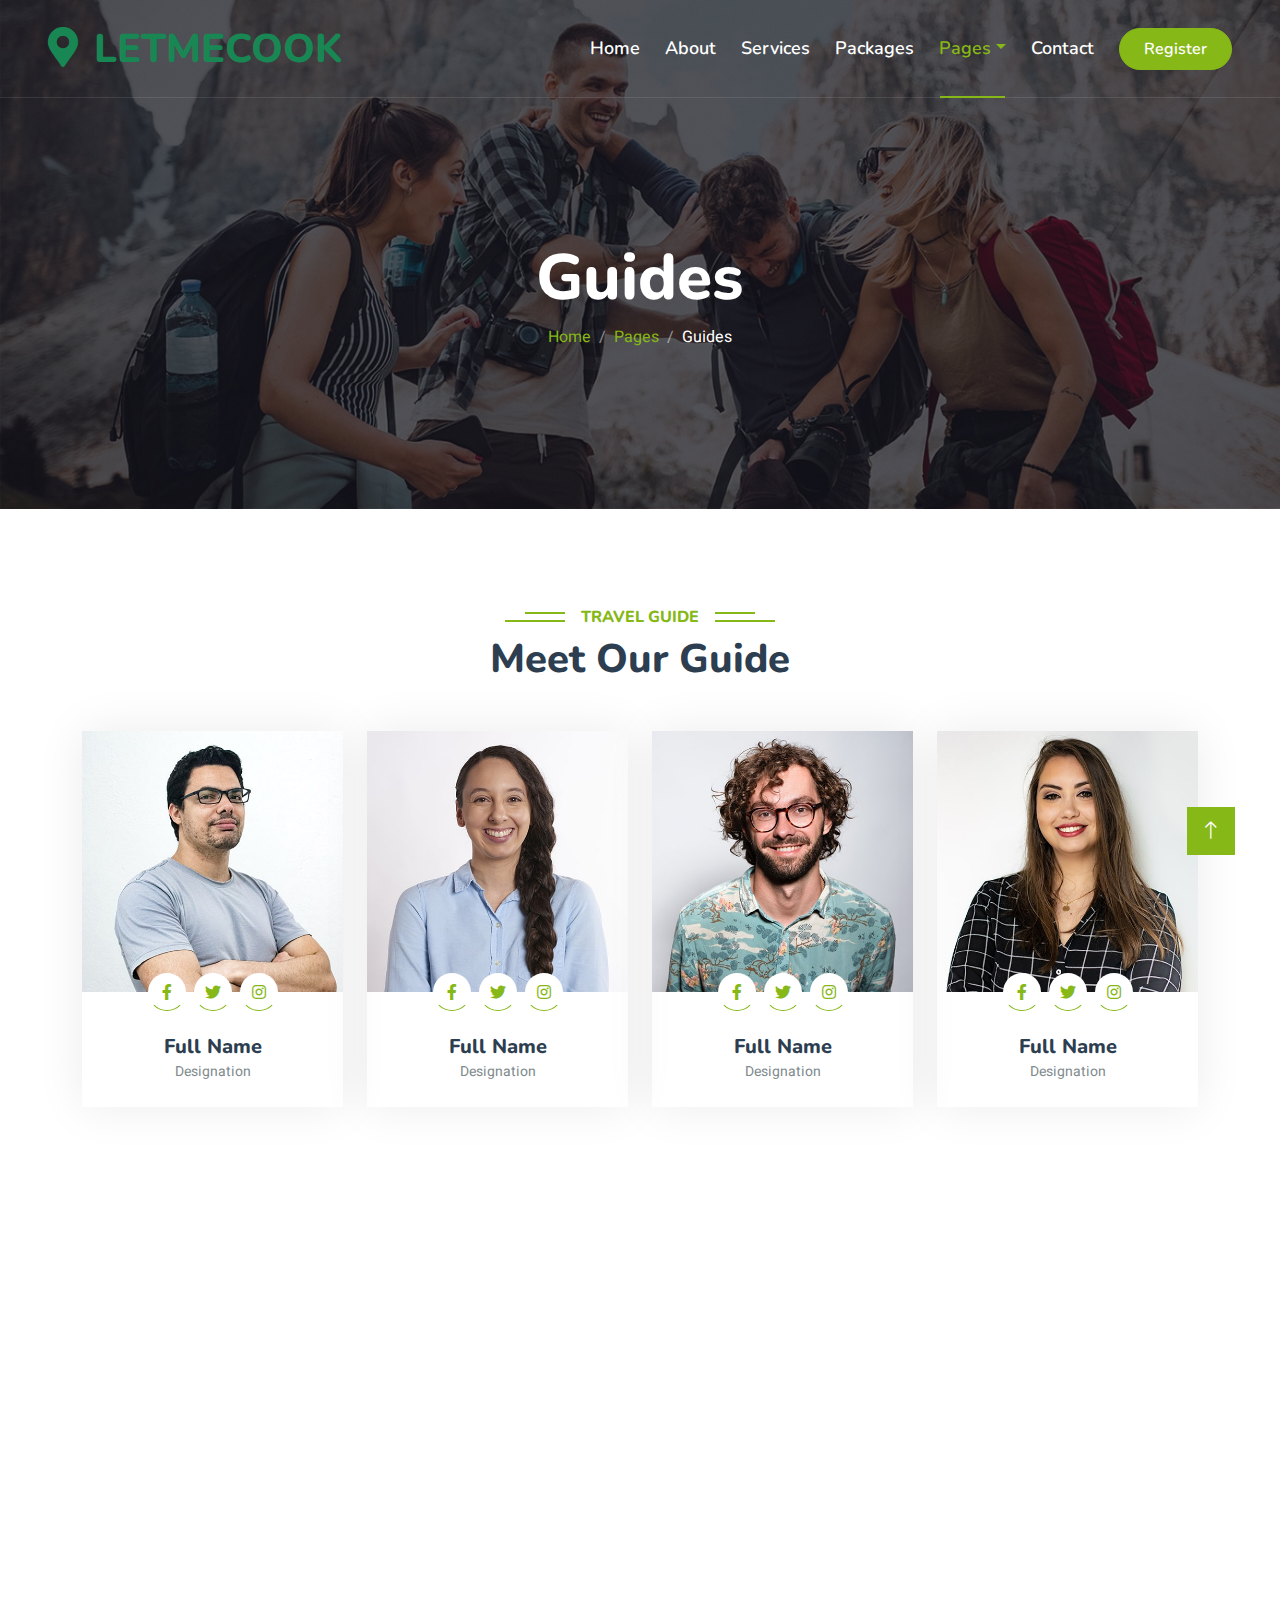
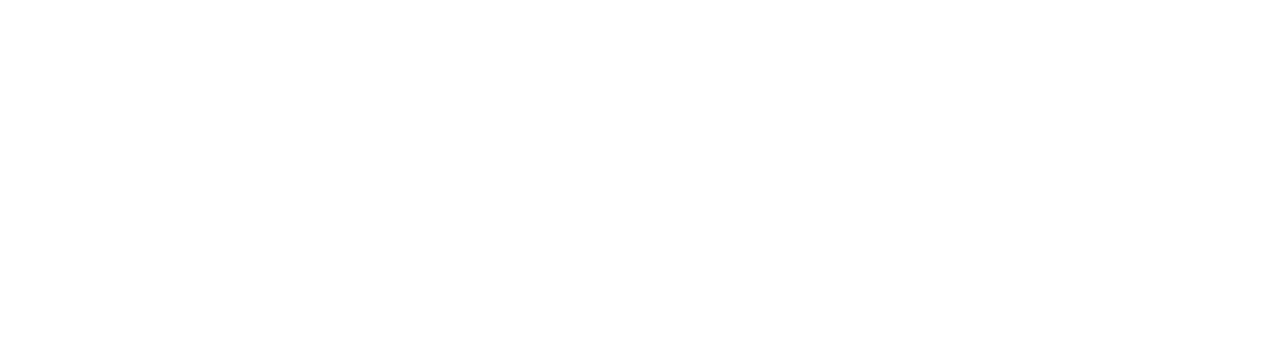
<file: team.html>
<!DOCTYPE html>
<html lang="en">

    <head>
        <meta charset="utf-8">
        <title>Tourist - Travel Agency HTML Template</title>
        <meta content="width=device-width, initial-scale=1.0" name="viewport">
        <meta content name="keywords">
        <meta content name="description">

        <!-- Favicon -->
        <link href="img/favicon.ico" rel="icon">

        <!-- Google Web Fonts -->
        <link rel="preconnect" href="https://fonts.googleapis.com">
        <link rel="preconnect" href="https://fonts.gstatic.com" crossorigin>
        <link
            href="https://fonts.googleapis.com/css2?family=Heebo:wght@400;500;600&family=Nunito:wght@600;700;800&display=swap"
            rel="stylesheet">

        <!-- Icon Font Stylesheet -->
        <link
            href="https://cdnjs.cloudflare.com/ajax/libs/font-awesome/5.10.0/css/all.min.css"
            rel="stylesheet">
        <link
            href="https://cdn.jsdelivr.net/npm/bootstrap-icons@1.4.1/font/bootstrap-icons.css"
            rel="stylesheet">

        <!-- Libraries Stylesheet -->
        <link href="lib/animate/animate.min.css" rel="stylesheet">
        <link href="lib/owlcarousel/assets/owl.carousel.min.css"
            rel="stylesheet">
        <link href="lib/tempusdominus/css/tempusdominus-bootstrap-4.min.css"
            rel="stylesheet" />

        <!-- Customized Bootstrap Stylesheet -->
        <link href="css/bootstrap.min.css" rel="stylesheet">

        <!-- Template Stylesheet -->
        <link href="css/style.css" rel="stylesheet">
    </head>

    <body>
        <!-- Spinner Start -->
        <div id="spinner"
            class="show bg-white position-fixed translate-middle w-100 vh-100 top-50 start-50 d-flex align-items-center justify-content-center">
            <div class="spinner-border text-primary"
                style="width: 3rem; height: 3rem;" role="status">
                <span class="sr-only">Loading...</span>
            </div>
        </div>
        <!-- Spinner End -->

        <!-- Navbar & Hero Start -->
        <div class="container-fluid position-relative p-0">
            <nav
                class="navbar navbar-expand-lg navbar-light px-4 px-lg-5 py-3 py-lg-0">
                <a href class="navbar-brand p-0">
                    <h1 class="text-success  m-0"><i
                            class="fa fa-map-marker-alt me-3"></i>LETMECOOK</h1>
                    <!-- <img src="img/logo.png" alt="Logo"> -->
                </a>
                <button class="navbar-toggler" type="button"
                    data-bs-toggle="collapse" data-bs-target="#navbarCollapse">
                    <span class="fa fa-bars"></span>
                </button>
                <div class="collapse navbar-collapse" id="navbarCollapse">
                    <div class="navbar-nav ms-auto py-0">
                        <a href="index.html" class="nav-item nav-link">Home</a>
                        <a href="about.html" class="nav-item nav-link">About</a>
                        <a href="service.html"
                            class="nav-item nav-link">Services</a>
                        <a href="package.html"
                            class="nav-item nav-link">Packages</a>
                        <div class="nav-item dropdown">
                            <a href="#" class="nav-link dropdown-toggle active"
                                data-bs-toggle="dropdown">Pages</a>
                            <div class="dropdown-menu m-0">
                                <a href="destination.html"
                                    class="dropdown-item">Destination</a>
                                <a href="booking.html"
                                    class="dropdown-item">Booking</a>
                                <a href="team.html"
                                    class="dropdown-item active">Travel
                                    Guides</a>
                                <a href="testimonial.html"
                                    class="dropdown-item">Testimonial</a>
                                <a href="404.html" class="dropdown-item">404
                                    Page</a>
                            </div>
                        </div>
                        <a href="contact.html"
                            class="nav-item nav-link">Contact</a>
                    </div>
                    <a href
                        class="btn btn-primary rounded-pill py-2 px-4">Register</a>
                </div>
            </nav>

            <div class="container-fluid bg-primary py-5 mb-5 hero-header">
                <div class="container py-5">
                    <div class="row justify-content-center py-5">
                        <div class="col-lg-10 pt-lg-5 mt-lg-5 text-center">
                            <h1
                                class="display-3 text-white animated slideInDown">Guides</h1>
                            <nav aria-label="breadcrumb">
                                <ol class="breadcrumb justify-content-center">
                                    <li class="breadcrumb-item"><a
                                            href="#">Home</a></li>
                                    <li class="breadcrumb-item"><a
                                            href="#">Pages</a></li>
                                    <li
                                        class="breadcrumb-item text-white active"
                                        aria-current="page">Guides</li>
                                </ol>
                            </nav>
                        </div>
                    </div>
                </div>
            </div>
        </div>
        <!-- Navbar & Hero End -->

        <!-- Team Start -->
        <div class="container-xxl py-5">
            <div class="container">
                <div class="text-center wow fadeInUp" data-wow-delay="0.1s">
                    <h6
                        class="section-title bg-white text-center text-primary px-3">Travel
                        Guide</h6>
                    <h1 class="mb-5">Meet Our Guide</h1>
                </div>
                <div class="row g-4">
                    <div class="col-lg-3 col-md-6 wow fadeInUp"
                        data-wow-delay="0.1s">
                        <div class="team-item">
                            <div class="overflow-hidden">
                                <img class="img-fluid" src="img/team-1.jpg" alt>
                            </div>
                            <div
                                class="position-relative d-flex justify-content-center"
                                style="margin-top: -19px;">
                                <a class="btn btn-square mx-1" href><i
                                        class="fab fa-facebook-f"></i></a>
                                <a class="btn btn-square mx-1" href><i
                                        class="fab fa-twitter"></i></a>
                                <a class="btn btn-square mx-1" href><i
                                        class="fab fa-instagram"></i></a>
                            </div>
                            <div class="text-center p-4">
                                <h5 class="mb-0">Full Name</h5>
                                <small>Designation</small>
                            </div>
                        </div>
                    </div>
                    <div class="col-lg-3 col-md-6 wow fadeInUp"
                        data-wow-delay="0.3s">
                        <div class="team-item">
                            <div class="overflow-hidden">
                                <img class="img-fluid" src="img/team-2.jpg" alt>
                            </div>
                            <div
                                class="position-relative d-flex justify-content-center"
                                style="margin-top: -19px;">
                                <a class="btn btn-square mx-1" href><i
                                        class="fab fa-facebook-f"></i></a>
                                <a class="btn btn-square mx-1" href><i
                                        class="fab fa-twitter"></i></a>
                                <a class="btn btn-square mx-1" href><i
                                        class="fab fa-instagram"></i></a>
                            </div>
                            <div class="text-center p-4">
                                <h5 class="mb-0">Full Name</h5>
                                <small>Designation</small>
                            </div>
                        </div>
                    </div>
                    <div class="col-lg-3 col-md-6 wow fadeInUp"
                        data-wow-delay="0.5s">
                        <div class="team-item">
                            <div class="overflow-hidden">
                                <img class="img-fluid" src="img/team-3.jpg" alt>
                            </div>
                            <div
                                class="position-relative d-flex justify-content-center"
                                style="margin-top: -19px;">
                                <a class="btn btn-square mx-1" href><i
                                        class="fab fa-facebook-f"></i></a>
                                <a class="btn btn-square mx-1" href><i
                                        class="fab fa-twitter"></i></a>
                                <a class="btn btn-square mx-1" href><i
                                        class="fab fa-instagram"></i></a>
                            </div>
                            <div class="text-center p-4">
                                <h5 class="mb-0">Full Name</h5>
                                <small>Designation</small>
                            </div>
                        </div>
                    </div>
                    <div class="col-lg-3 col-md-6 wow fadeInUp"
                        data-wow-delay="0.7s">
                        <div class="team-item">
                            <div class="overflow-hidden">
                                <img class="img-fluid" src="img/team-4.jpg" alt>
                            </div>
                            <div
                                class="position-relative d-flex justify-content-center"
                                style="margin-top: -19px;">
                                <a class="btn btn-square mx-1" href><i
                                        class="fab fa-facebook-f"></i></a>
                                <a class="btn btn-square mx-1" href><i
                                        class="fab fa-twitter"></i></a>
                                <a class="btn btn-square mx-1" href><i
                                        class="fab fa-instagram"></i></a>
                            </div>
                            <div class="text-center p-4">
                                <h5 class="mb-0">Full Name</h5>
                                <small>Designation</small>
                            </div>
                        </div>
                    </div>
                    <div class="col-lg-3 col-md-6 wow fadeInUp"
                        data-wow-delay="0.1s">
                        <div class="team-item">
                            <div class="overflow-hidden">
                                <img class="img-fluid" src="img/team-2.jpg" alt>
                            </div>
                            <div
                                class="position-relative d-flex justify-content-center"
                                style="margin-top: -19px;">
                                <a class="btn btn-square mx-1" href><i
                                        class="fab fa-facebook-f"></i></a>
                                <a class="btn btn-square mx-1" href><i
                                        class="fab fa-twitter"></i></a>
                                <a class="btn btn-square mx-1" href><i
                                        class="fab fa-instagram"></i></a>
                            </div>
                            <div class="text-center p-4">
                                <h5 class="mb-0">Full Name</h5>
                                <small>Designation</small>
                            </div>
                        </div>
                    </div>
                    <div class="col-lg-3 col-md-6 wow fadeInUp"
                        data-wow-delay="0.3s">
                        <div class="team-item">
                            <div class="overflow-hidden">
                                <img class="img-fluid" src="img/team-3.jpg" alt>
                            </div>
                            <div
                                class="position-relative d-flex justify-content-center"
                                style="margin-top: -19px;">
                                <a class="btn btn-square mx-1" href><i
                                        class="fab fa-facebook-f"></i></a>
                                <a class="btn btn-square mx-1" href><i
                                        class="fab fa-twitter"></i></a>
                                <a class="btn btn-square mx-1" href><i
                                        class="fab fa-instagram"></i></a>
                            </div>
                            <div class="text-center p-4">
                                <h5 class="mb-0">Full Name</h5>
                                <small>Designation</small>
                            </div>
                        </div>
                    </div>
                    <div class="col-lg-3 col-md-6 wow fadeInUp"
                        data-wow-delay="0.5s">
                        <div class="team-item">
                            <div class="overflow-hidden">
                                <img class="img-fluid" src="img/team-4.jpg" alt>
                            </div>
                            <div
                                class="position-relative d-flex justify-content-center"
                                style="margin-top: -19px;">
                                <a class="btn btn-square mx-1" href><i
                                        class="fab fa-facebook-f"></i></a>
                                <a class="btn btn-square mx-1" href><i
                                        class="fab fa-twitter"></i></a>
                                <a class="btn btn-square mx-1" href><i
                                        class="fab fa-instagram"></i></a>
                            </div>
                            <div class="text-center p-4">
                                <h5 class="mb-0">Full Name</h5>
                                <small>Designation</small>
                            </div>
                        </div>
                    </div>
                    <div class="col-lg-3 col-md-6 wow fadeInUp"
                        data-wow-delay="0.7s">
                        <div class="team-item">
                            <div class="overflow-hidden">
                                <img class="img-fluid" src="img/team-1.jpg" alt>
                            </div>
                            <div
                                class="position-relative d-flex justify-content-center"
                                style="margin-top: -19px;">
                                <a class="btn btn-square mx-1" href><i
                                        class="fab fa-facebook-f"></i></a>
                                <a class="btn btn-square mx-1" href><i
                                        class="fab fa-twitter"></i></a>
                                <a class="btn btn-square mx-1" href><i
                                        class="fab fa-instagram"></i></a>
                            </div>
                            <div class="text-center p-4">
                                <h5 class="mb-0">Full Name</h5>
                                <small>Designation</small>
                            </div>
                        </div>
                    </div>
                </div>
            </div>
        </div>
        <!-- Team End -->

        <!-- Footer Start -->
        <div
            class="container-fluid bg-dark text-light footer pt-5 mt-5 wow fadeIn"
            data-wow-delay="0.1s">
            <div class="container py-5">
                <div class="row g-5">
                    <div class="col-lg-8     col-md-6">
                        <h4 class="text-white mb-3">Contact</h4>
                        <p class="mb-2"><i
                                class="fa fa-map-marker-alt me-3"></i>Phân khu
                            đào tạo E1, Khu Công Nghệ cao TP.HCM, Phường Hiệp
                            Phú, TP. Thủ Đức, TP.HCM</p>
                        <p class="mb-2"><i
                                class="fa fa-phone-alt me-3"></i>+(028) 7105
                            6686</p>
                        <p class="mb-2"><i
                                class="fa fa-envelope me-3"></i>daotao@hutech.edu.vn</p>
                        <div class="d-flex pt-2">
                            <a class="btn btn-outline-light btn-social"
                                href="#"><i
                                    class="fab fa-twitter"></i></a>
                            <a class="btn btn-outline-light btn-social"
                                href="#"><i
                                    class="fab fa-facebook-f"></i></a>
                            <a class="btn btn-outline-light btn-social"
                                href="#"><i
                                    class="fab fa-youtube"></i></a>
                            <a class="btn btn-outline-light btn-social"
                                href="#"><i
                                    class="fab fa-linkedin-in"></i></a>
                        </div>
                    </div>
                    <div class="col-lg-2 col-md-6">
                        <h4 class="text-white mb-3">Company</h4>
                        <a class="btn btn-link" href="about.html">About Us</a>
                        <a class="btn btn-link" href="contact.html">Contact
                            Us</a>
                        <a class="btn btn-link" href="#">Privacy Policy</a>
                        <a class="btn btn-link" href="#">Terms & Condition</a>
                        <a class="btn btn-link" href="#">FAQs & Help</a>
                    </div>
                </div>
            </div>
        </div>
        <!-- Footer End -->

        <!-- Back to Top -->
        <a href="#" class="btn btn-lg btn-primary btn-lg-square back-to-top"><i
                class="bi bi-arrow-up"></i></a>

        <!-- JavaScript Libraries -->
        <script src="https://code.jquery.com/jquery-3.4.1.min.js"></script>
        <script
            src="https://cdn.jsdelivr.net/npm/bootstrap@5.0.0/dist/js/bootstrap.bundle.min.js"></script>
        <script src="lib/wow/wow.min.js"></script>
        <script src="lib/easing/easing.min.js"></script>
        <script src="lib/waypoints/waypoints.min.js"></script>
        <script src="lib/owlcarousel/owl.carousel.min.js"></script>
        <script src="lib/tempusdominus/js/moment.min.js"></script>
        <script src="lib/tempusdominus/js/moment-timezone.min.js"></script>
        <script
            src="lib/tempusdominus/js/tempusdominus-bootstrap-4.min.js"></script>

        <!-- Template Javascript -->
        <script src="js/main.js"></script>
    </body>

</html>
</file>
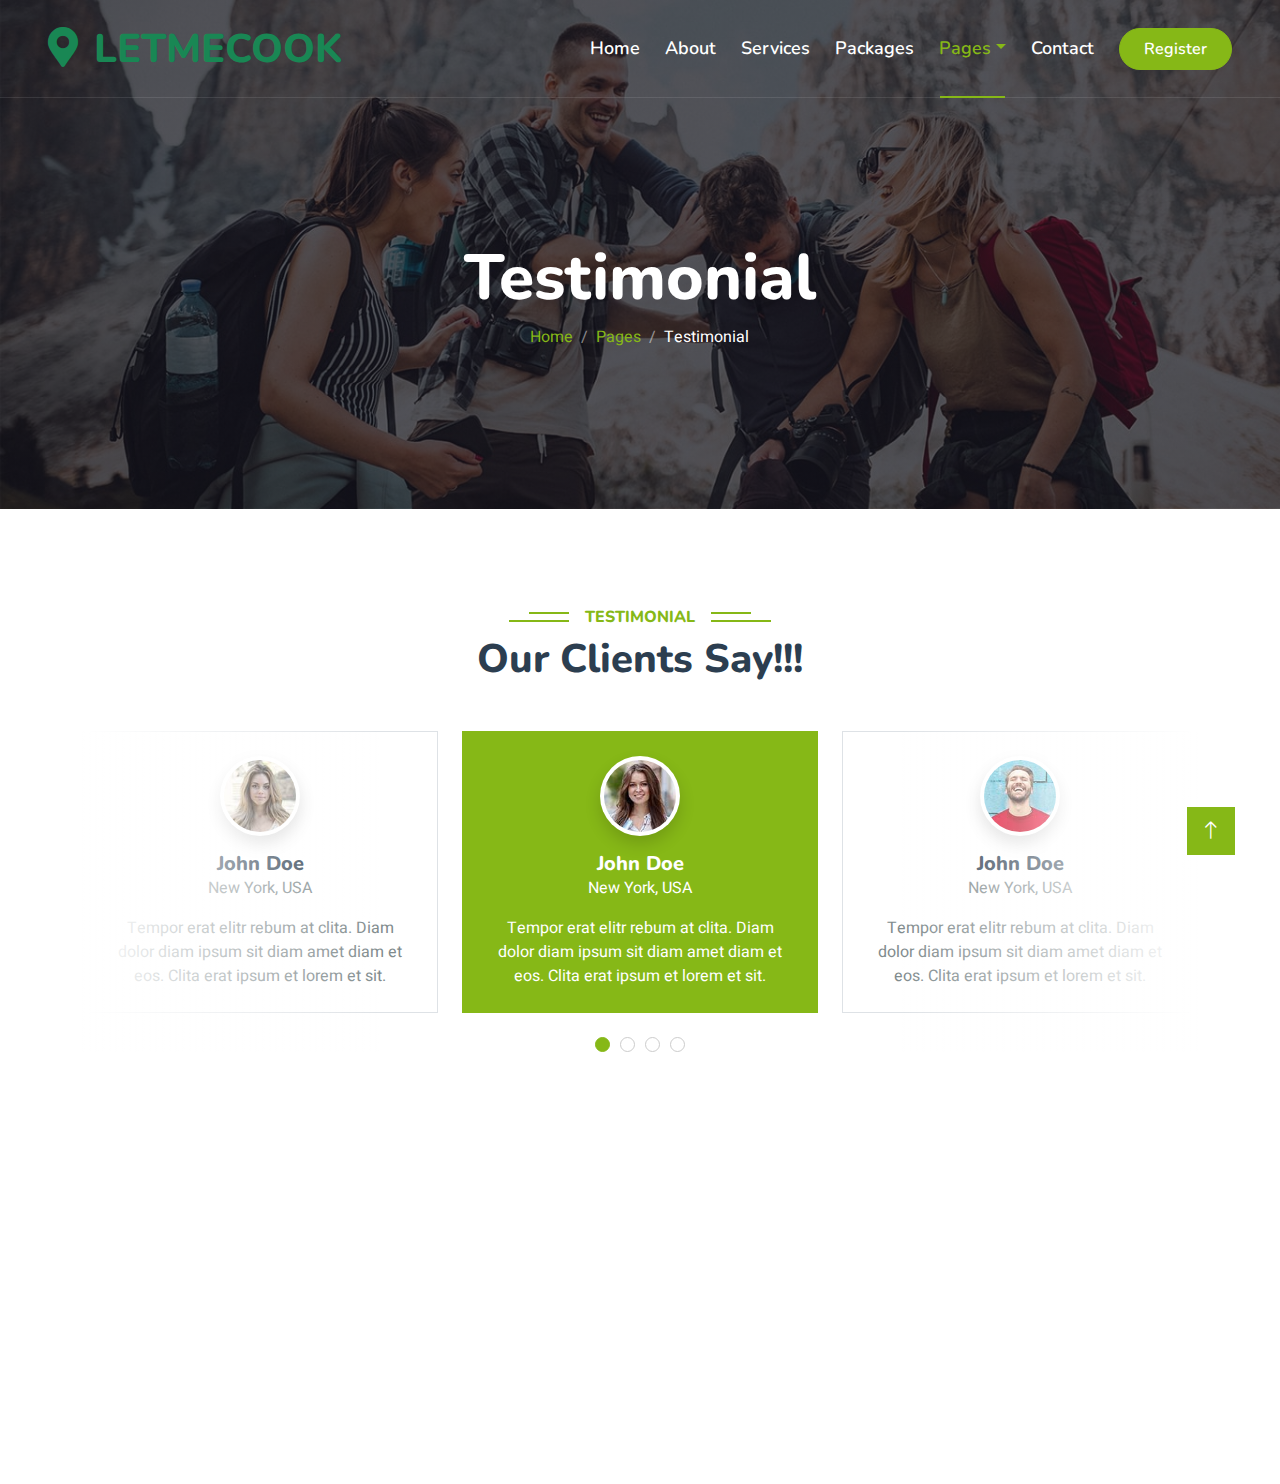
<file: testimonial.html>
<!DOCTYPE html>
<html lang="en">

    <head>
        <meta charset="utf-8">
        <title>Tourist - Travel Agency HTML Template</title>
        <meta content="width=device-width, initial-scale=1.0" name="viewport">
        <meta content name="keywords">
        <meta content name="description">

        <!-- Favicon -->
        <link href="img/favicon.ico" rel="icon">

        <!-- Google Web Fonts -->
        <link rel="preconnect" href="https://fonts.googleapis.com">
        <link rel="preconnect" href="https://fonts.gstatic.com" crossorigin>
        <link
            href="https://fonts.googleapis.com/css2?family=Heebo:wght@400;500;600&family=Nunito:wght@600;700;800&display=swap"
            rel="stylesheet">

        <!-- Icon Font Stylesheet -->
        <link
            href="https://cdnjs.cloudflare.com/ajax/libs/font-awesome/5.10.0/css/all.min.css"
            rel="stylesheet">
        <link
            href="https://cdn.jsdelivr.net/npm/bootstrap-icons@1.4.1/font/bootstrap-icons.css"
            rel="stylesheet">

        <!-- Libraries Stylesheet -->
        <link href="lib/animate/animate.min.css" rel="stylesheet">
        <link href="lib/owlcarousel/assets/owl.carousel.min.css"
            rel="stylesheet">
        <link href="lib/tempusdominus/css/tempusdominus-bootstrap-4.min.css"
            rel="stylesheet" />

        <!-- Customized Bootstrap Stylesheet -->
        <link href="css/bootstrap.min.css" rel="stylesheet">

        <!-- Template Stylesheet -->
        <link href="css/style.css" rel="stylesheet">
    </head>

    <body>
        <!-- Spinner Start -->
        <div id="spinner"
            class="show bg-white position-fixed translate-middle w-100 vh-100 top-50 start-50 d-flex align-items-center justify-content-center">
            <div class="spinner-border text-primary"
                style="width: 3rem; height: 3rem;" role="status">
                <span class="sr-only">Loading...</span>
            </div>
        </div>
        <!-- Spinner End -->

        <!-- Navbar & Hero Start -->
        <div class="container-fluid position-relative p-0">
            <nav
                class="navbar navbar-expand-lg navbar-light px-4 px-lg-5 py-3 py-lg-0">
                <a href class="navbar-brand p-0">
                    <h1 class="text-success  m-0"><i
                            class="fa fa-map-marker-alt me-3"></i>LETMECOOK</h1>
                    <!-- <img src="img/logo.png" alt="Logo"> -->
                </a>
                <button class="navbar-toggler" type="button"
                    data-bs-toggle="collapse" data-bs-target="#navbarCollapse">
                    <span class="fa fa-bars"></span>
                </button>
                <div class="collapse navbar-collapse" id="navbarCollapse">
                    <div class="navbar-nav ms-auto py-0">
                        <a href="index.html" class="nav-item nav-link">Home</a>
                        <a href="about.html" class="nav-item nav-link">About</a>
                        <a href="service.html"
                            class="nav-item nav-link">Services</a>
                        <a href="package.html"
                            class="nav-item nav-link">Packages</a>
                        <div class="nav-item dropdown">
                            <a href="#" class="nav-link dropdown-toggle active"
                                data-bs-toggle="dropdown">Pages</a>
                            <div class="dropdown-menu m-0">
                                <a href="destination.html"
                                    class="dropdown-item">Destination</a>
                                <a href="booking.html"
                                    class="dropdown-item">Booking</a>
                                <a href="team.html" class="dropdown-item">Travel
                                    Guides</a>
                                <a href="testimonial.html"
                                    class="dropdown-item active">Testimonial</a>
                                <a href="404.html" class="dropdown-item">404
                                    Page</a>
                            </div>
                        </div>
                        <a href="contact.html"
                            class="nav-item nav-link">Contact</a>
                    </div>
                    <a href
                        class="btn btn-primary rounded-pill py-2 px-4">Register</a>
                </div>
            </nav>

            <div class="container-fluid bg-primary py-5 mb-5 hero-header">
                <div class="container py-5">
                    <div class="row justify-content-center py-5">
                        <div class="col-lg-10 pt-lg-5 mt-lg-5 text-center">
                            <h1
                                class="display-3 text-white animated slideInDown">Testimonial</h1>
                            <nav aria-label="breadcrumb">
                                <ol class="breadcrumb justify-content-center">
                                    <li class="breadcrumb-item"><a
                                            href="#">Home</a></li>
                                    <li class="breadcrumb-item"><a
                                            href="#">Pages</a></li>
                                    <li
                                        class="breadcrumb-item text-white active"
                                        aria-current="page">Testimonial</li>
                                </ol>
                            </nav>
                        </div>
                    </div>
                </div>
            </div>
        </div>
        <!-- Navbar & Hero End -->

        <!-- Testimonial Start -->
        <div class="container-xxl py-5 wow fadeInUp" data-wow-delay="0.1s">
            <div class="container">
                <div class="text-center">
                    <h6
                        class="section-title bg-white text-center text-primary px-3">Testimonial</h6>
                    <h1 class="mb-5">Our Clients Say!!!</h1>
                </div>
                <div
                    class="owl-carousel testimonial-carousel position-relative">
                    <div
                        class="testimonial-item bg-white text-center border p-4">
                        <img
                            class="bg-white rounded-circle shadow p-1 mx-auto mb-3"
                            src="img/testimonial-1.jpg"
                            style="width: 80px; height: 80px;">
                        <h5 class="mb-0">John Doe</h5>
                        <p>New York, USA</p>
                        <p class="mb-0">Tempor erat elitr rebum at clita. Diam
                            dolor diam ipsum sit diam amet diam et eos. Clita
                            erat ipsum et lorem et sit.</p>
                    </div>
                    <div
                        class="testimonial-item bg-white text-center border p-4">
                        <img
                            class="bg-white rounded-circle shadow p-1 mx-auto mb-3"
                            src="img/testimonial-2.jpg"
                            style="width: 80px; height: 80px;">
                        <h5 class="mb-0">John Doe</h5>
                        <p>New York, USA</p>
                        <p class="mt-2 mb-0">Tempor erat elitr rebum at clita.
                            Diam dolor diam ipsum sit diam amet diam et eos.
                            Clita erat ipsum et lorem et sit.</p>
                    </div>
                    <div
                        class="testimonial-item bg-white text-center border p-4">
                        <img
                            class="bg-white rounded-circle shadow p-1 mx-auto mb-3"
                            src="img/testimonial-3.jpg"
                            style="width: 80px; height: 80px;">
                        <h5 class="mb-0">John Doe</h5>
                        <p>New York, USA</p>
                        <p class="mt-2 mb-0">Tempor erat elitr rebum at clita.
                            Diam dolor diam ipsum sit diam amet diam et eos.
                            Clita erat ipsum et lorem et sit.</p>
                    </div>
                    <div
                        class="testimonial-item bg-white text-center border p-4">
                        <img
                            class="bg-white rounded-circle shadow p-1 mx-auto mb-3"
                            src="img/testimonial-4.jpg"
                            style="width: 80px; height: 80px;">
                        <h5 class="mb-0">John Doe</h5>
                        <p>New York, USA</p>
                        <p class="mt-2 mb-0">Tempor erat elitr rebum at clita.
                            Diam dolor diam ipsum sit diam amet diam et eos.
                            Clita erat ipsum et lorem et sit.</p>
                    </div>
                </div>
            </div>
        </div>
        <!-- Testimonial End -->

        <!-- Footer Start -->
        <div
            class="container-fluid bg-dark text-light footer pt-5 mt-5 wow fadeIn"
            data-wow-delay="0.1s">
            <div class="container py-5">
                <div class="row g-5">
                    <div class="col-lg-8     col-md-6">
                        <h4 class="text-white mb-3">Contact</h4>
                        <p class="mb-2"><i
                                class="fa fa-map-marker-alt me-3"></i>Phân khu
                            đào tạo E1, Khu Công Nghệ cao TP.HCM, Phường Hiệp
                            Phú, TP. Thủ Đức, TP.HCM</p>
                        <p class="mb-2"><i
                                class="fa fa-phone-alt me-3"></i>+(028) 7105
                            6686</p>
                        <p class="mb-2"><i
                                class="fa fa-envelope me-3"></i>daotao@hutech.edu.vn</p>
                        <div class="d-flex pt-2">
                            <a class="btn btn-outline-light btn-social"
                                href="#"><i
                                    class="fab fa-twitter"></i></a>
                            <a class="btn btn-outline-light btn-social"
                                href="#"><i
                                    class="fab fa-facebook-f"></i></a>
                            <a class="btn btn-outline-light btn-social"
                                href="#"><i
                                    class="fab fa-youtube"></i></a>
                            <a class="btn btn-outline-light btn-social"
                                href="#"><i
                                    class="fab fa-linkedin-in"></i></a>
                        </div>
                    </div>
                    <div class="col-lg-2 col-md-6">
                        <h4 class="text-white mb-3">Company</h4>
                        <a class="btn btn-link" href="about.html">About Us</a>
                        <a class="btn btn-link" href="contact.html">Contact
                            Us</a>
                        <a class="btn btn-link" href="#">Privacy Policy</a>
                        <a class="btn btn-link" href="#">Terms & Condition</a>
                        <a class="btn btn-link" href="#">FAQs & Help</a>
                    </div>
                </div>
            </div>
        </div>
        <!-- Footer End -->

        <!-- Back to Top -->
        <a href="#" class="btn btn-lg btn-primary btn-lg-square back-to-top"><i
                class="bi bi-arrow-up"></i></a>

        <!-- JavaScript Libraries -->
        <script src="https://code.jquery.com/jquery-3.4.1.min.js"></script>
        <script
            src="https://cdn.jsdelivr.net/npm/bootstrap@5.0.0/dist/js/bootstrap.bundle.min.js"></script>
        <script src="lib/wow/wow.min.js"></script>
        <script src="lib/easing/easing.min.js"></script>
        <script src="lib/waypoints/waypoints.min.js"></script>
        <script src="lib/owlcarousel/owl.carousel.min.js"></script>
        <script src="lib/tempusdominus/js/moment.min.js"></script>
        <script src="lib/tempusdominus/js/moment-timezone.min.js"></script>
        <script
            src="lib/tempusdominus/js/tempusdominus-bootstrap-4.min.js"></script>

        <!-- Template Javascript -->
        <script src="js/main.js"></script>
    </body>

</html>
</file>
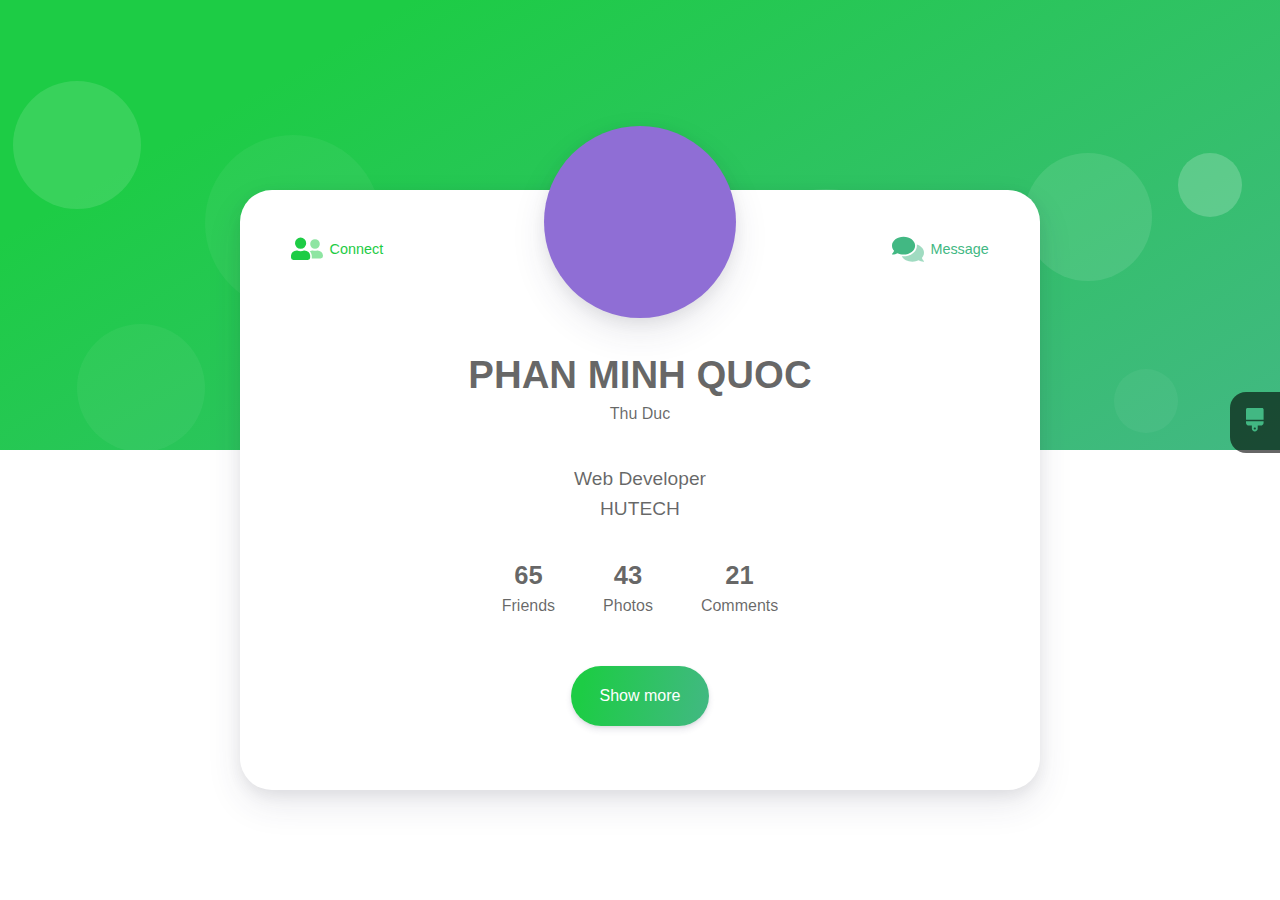
<file: student/PhanMinhQuoc.html>
<!DOCTYPE html>
<html lang="en">
<head>
    <meta charset="UTF-8">
    <meta name="viewport" content="width=device-width, initial-scale=1.0">
    <title>Profile Page</title>
    <style>
        * {
    margin: 0;
    padding: 0;
    box-sizing: border-box;
  }
   
  body {
    background: #fff;
    font: 14px/1.4 -apple-system, BlinkMacSystemFont, "Segoe UI", Roboto, "Helvetica Neue", Arial, sans-serif, "Apple Color Emoji", "Segoe UI Emoji", "Segoe UI Symbol", "Noto Color Emoji";
    color: rgba(0,0,0,0.6);
  }
  .profile-page {
    display: flex;
    min-height: 100vh;
    padding-top: 5rem;
  }
  @media (max-width: 990px) {
    .profile-page {
      padding-top: 0;
    }
  }
  .profile-page .content {
    display: flex;
    flex-direction: column;
    max-width: 800px;
    width: 100%;
    position: relative;
    z-index: 2;
    margin: auto;
    padding: 2rem;
    background: #fff;
    border-radius: 2rem;
    box-shadow: 0 15px 35px rgba(50,50,93,0.1), 0 5px 15px rgba(0,0,0,0.07);
  }
  @media (max-width: 990px) {
    .profile-page .content {
      max-width: 420px;
      padding: 0;
      border-radius: 0;
    }
  }
  .profile-page .content__cover {
    position: relative;
    background: linear-gradient(150deg, #1d8cf8 20%, #3358f4 100%);
  }
  .theme-orange .profile-page .content__cover {
    background: linear-gradient(150deg, #ff4086 20%, #fd8d76 100%);
  }
  .theme-purple .profile-page .content__cover {
    background: linear-gradient(150deg, #8700ff 20%, #f000ff 100%);
  }
  .theme-green .profile-page .content__cover {
    background: linear-gradient(150deg, #1dcc45 20%, #42b883 100%);
  }
  .theme-blue .profile-page .content__cover {
    background: linear-gradient(150deg, #0098f0 20%, #00f2c3 100%);
  }
  .profile-page .content__bull {
    display: none;
    height: 12rem;
    position: relative;
    overflow: hidden;
  }
  @media (max-width: 990px) {
    .profile-page .content__bull {
      display: block;
    }
  }
  .profile-page .content__bull span:nth-child(1) {
    display: block;
    position: absolute;
    z-index: 1;
    border-radius: 50%;
  }
  .profile-page .content__bull span:nth-child(2) {
    display: block;
    position: absolute;
    z-index: 1;
    border-radius: 50%;
  }
  .profile-page .content__bull span:nth-child(3) {
    display: block;
    position: absolute;
    z-index: 1;
    border-radius: 50%;
  }
  .profile-page .content__bull span:nth-child(4) {
    display: block;
    position: absolute;
    z-index: 1;
    border-radius: 50%;
  }
  .profile-page .content__bull span:nth-child(5) {
    display: block;
    position: absolute;
    z-index: 1;
    border-radius: 50%;
  }
  .profile-page .content__bull span:nth-child(1) {
    width: 5rem;
    height: 5rem;
    top: -6%;
    left: -3%;
    background: rgba(255,255,255,0.12);
  }
  .profile-page .content__bull span:nth-child(2) {
    width: 8rem;
    height: 8rem;
    top: 18%;
    left: 18%;
    background: rgba(255,255,255,0.05);
  }
  .profile-page .content__bull span:nth-child(3) {
    width: 3rem;
    height: 3rem;
    top: 8%;
    right: 2%;
    background: rgba(255,255,255,0.05);
  }
  .profile-page .content__bull span:nth-child(4) {
    width: 6rem;
    height: 6rem;
    top: 28%;
    right: 12%;
    background: rgba(255,255,255,0.1);
  }
  .profile-page .content__bull span:nth-child(5) {
    width: 4rem;
    height: 4rem;
    top: 70%;
    left: -6%;
    background: rgba(255,255,255,0.04);
  }
  .profile-page .content__avatar {
    width: 12rem;
    height: 12rem;
    position: absolute;
    bottom: 0;
    left: 50%;
    z-index: 2;
    transform: translate(-50%, 50%);
    background: #8f6ed5 url("https://scontent.fsgn1-1.fna.fbcdn.net/v/t39.30808-1/365668155_3470856979891234_9101955679380539440_n.jpg?stp=dst-jpg_s200x200_tt6&_nc_cat=102&ccb=1-7&_nc_sid=e99d92&_nc_ohc=zj7tx-icyEsQ7kNvgHZHg_D&_nc_oc=AdjvZaXLsrhl68hUMfY1Ewwt5q7zhmfOiGr1ivzsd7-8o0eTYpoEffg-kMe_GoE8aFs&_nc_zt=24&_nc_ht=scontent.fsgn1-1.fna&_nc_gid=A0GuqOMoMpVrH8uXxtISzzt&oh=00_AYFcQTg5o3GEarKQX4IFCCL3zKvrrErY3ovM4GxcrUgXxQ&oe=67D81668") center center no-repeat;
    background-size: cover;
    border-radius: 50%;
    box-shadow: 0 15px 35px rgba(50,50,93,0.1), 0 5px 15px rgba(0,0,0,0.07);
  }
  .profile-page .content__avatar::before {
    content: "";
    position: absolute;
    top: 0;
    bottom: 0;
    left: 0;
    right: 0;
    border-radius: 50%;
  }
  @media (max-width: 990px) {
    .profile-page .content__avatar {
      width: 11rem;
      height: 11rem;
      border: 0.3rem solid #fff;
      box-shadow: none;
    }
  }
  .profile-page .content__actions {
    display: flex;
    justify-content: space-between;
    padding: 0.2rem;
  }
  @media (max-width: 990px) {
    .profile-page .content__actions {
      padding: 0.8rem 2rem;
    }
  }
  .profile-page .content__actions a {
    display: flex;
    flex-flow: row nowrap;
    align-items: center;
    justify-content: center;
    height: 3rem;
    padding: 0.2rem 1rem;
    border-radius: 2rem;
    text-decoration: none;
    font-size: 0.9rem;
  }
  @media (max-width: 990px) {
    .profile-page .content__actions a {
      padding: 0.5rem;
    }
  }
  @media (max-width: 990px) {
    .profile-page .content__actions a span {
      display: none;
    }
  }
  .profile-page .content__actions a svg {
    width: 2rem;
    margin-right: 0.4rem;
  }
  @media (max-width: 990px) {
    .profile-page .content__actions a svg {
      margin: 0;
    }
  }
  .profile-page .content__actions a svg path:last-child {
    opacity: 0.5;
  }
  .profile-page .content__actions a:first-child {
    color: #ff4086;
  }
  .theme-orange .profile-page .content__actions a:first-child {
    color: #ff4086;
  }
  .theme-purple .profile-page .content__actions a:first-child {
    color: #8700ff;
  }
  .theme-green .profile-page .content__actions a:first-child {
    color: #1dcc45;
  }
  .theme-blue .profile-page .content__actions a:first-child {
    color: #0098f0;
  }
  .profile-page .content__actions a:last-child {
    color: #d782d9;
  }
  .theme-orange .profile-page .content__actions a:last-child {
    color: #fd8d76;
  }
  .theme-purple .profile-page .content__actions a:last-child {
    color: #f000ff;
  }
  .theme-green .profile-page .content__actions a:last-child {
    color: #42b883;
  }
  .theme-blue .profile-page .content__actions a:last-child {
    color: #00f2c3;
  }
  .profile-page .content__actions a:hover:first-child {
    background: #1d8cf8;
    color: #fff;
  }
  .theme-orange .profile-page .content__actions a:hover:first-child {
    background: #ff4086;
  }
  .theme-purple .profile-page .content__actions a:hover:first-child {
    background: #8700ff;
  }
  .theme-green .profile-page .content__actions a:hover:first-child {
    background: #1dcc45;
  }
  .theme-blue .profile-page .content__actions a:hover:first-child {
    background: #0098f0;
  }
  .profile-page .content__actions a:hover:last-child {
    background: #1d8cf8;
    color: #fff;
  }
  .theme-orange .profile-page .content__actions a:hover:last-child {
    background: #fd8d76;
  }
  .theme-purple .profile-page .content__actions a:hover:last-child {
    background: #f000ff;
  }
  .theme-green .profile-page .content__actions a:hover:last-child {
    background: #42b883;
  }
  .theme-blue .profile-page .content__actions a:hover:last-child {
    background: #00f2c3;
  }
  .profile-page .content__title {
    margin-top: 4.5rem;
    text-align: center;
    order: 1;
  }
  @media (max-width: 990px) {
    .profile-page .content__title {
      margin-top: 1.5rem;
    }
  }
  .profile-page .content__title h1 {
    margin-bottom: 0.1rem;
    font-size: 2.4rem;
  }
  @media (max-width: 990px) {
    .profile-page .content__title h1 {
      font-size: 1.8rem;
    }
  }
  .profile-page .content__title span {
    font-size: 1rem;
  }
  @media (max-width: 990px) {
    .profile-page .content__title span {
      font-size: 0.9rem;
    }
  }
  .profile-page .content__description {
    margin-top: 2.5rem;
    text-align: center;
    order: 2;
  }
  @media (max-width: 990px) {
    .profile-page .content__description {
      margin-top: 1.5rem;
      order: 3;
    }
  }
  .profile-page .content__description p {
    margin-bottom: 0.2rem;
    font-size: 1.2rem;
  }
  @media (max-width: 990px) {
    .profile-page .content__description p {
      font-size: 1rem;
    }
  }
  .profile-page .content__list {
    display: flex;
    justify-content: center;
    margin-top: 2rem;
    list-style-type: none;
    order: 3;
  }
  @media (max-width: 990px) {
    .profile-page .content__list {
      margin-top: 1.5rem;
      order: 2;
    }
  }
  .profile-page .content__list li {
    padding: 0 1.5rem;
    text-align: center;
    font-size: 1rem;
  }
  @media (max-width: 990px) {
    .profile-page .content__list li {
      font-size: 0.8rem;
    }
  }
  .profile-page .content__list li span {
    display: block;
    margin-bottom: 0.1rem;
    font-weight: bold;
    font-size: 1.6rem;
  }
  @media (max-width: 990px) {
    .profile-page .content__list li span {
      font-size: 1.2rem;
    }
  }
  .profile-page .content__button {
    margin: 3rem 0 2rem;
    text-align: center;
    order: 4;
  }
  @media (max-width: 990px) {
    .profile-page .content__button {
      margin: 1.5rem 0 2.2rem;
    }
  }
  .profile-page .content__button .button {
    display: inline-block;
    padding: 1.2rem 1.8rem;
    text-align: center;
    text-decoration: none;
    background: linear-gradient(100deg, #1d8cf8 30%, #3358f4 100%);
    border-radius: 2rem;
    box-shadow: 0 4px 6px rgba(50,50,93,0.11), 0 1px 3px rgba(0,0,0,0.08);
    font-size: 1rem;
    color: #fff;
    cursor: pointer;
  }
  .theme-orange .profile-page .content__button .button {
    background: linear-gradient(100deg, #ff4086 10%, #fd8d76 100%);
  }
  .theme-purple .profile-page .content__button .button {
    background: linear-gradient(100deg, #8700ff 10%, #f000ff 100%);
  }
  .theme-green .profile-page .content__button .button {
    background: linear-gradient(100deg, #1dcc45 10%, #42b883 100%);
  }
  .theme-blue .profile-page .content__button .button {
    background: linear-gradient(100deg, #0098f0 10%, #00f2c3 100%);
  }
  .profile-page .content__button .button:hover {
    color: #fff;
  }
  @media (max-width: 990px) {
    .profile-page .content__button .button {
      padding: 1rem 1.4rem;
      font-size: 0.9rem;
    }
  }
  .profile-page .bg {
    width: 100%;
    height: 50%;
    position: absolute;
    top: 0;
    left: 0;
    z-index: 1;
  }
  .profile-page .bg div {
    content: "";
    width: 100%;
    height: 100%;
    position: absolute;
    top: 0;
    left: 0;
    z-index: 1;
    overflow: hidden;
    background: linear-gradient(150deg, #1d8cf8 20%, #3358f4 100%);
  }
  .theme-orange .profile-page .bg div {
    background: linear-gradient(150deg, #ff4086 20%, #fd8d76 100%);
  }
  .theme-purple .profile-page .bg div {
    background: linear-gradient(150deg, #8700ff 20%, #f000ff 100%);
  }
  .theme-green .profile-page .bg div {
    background: linear-gradient(150deg, #1dcc45 20%, #42b883 100%);
  }
  .theme-blue .profile-page .bg div {
    background: linear-gradient(150deg, #0098f0 20%, #00f2c3 100%);
  }
  .profile-page .bg span:nth-child(1) {
    display: block;
    position: absolute;
    z-index: 2;
    border-radius: 50%;
    animation: floating 34s infinite;
  }
  .profile-page .bg span:nth-child(2) {
    display: block;
    position: absolute;
    z-index: 2;
    border-radius: 50%;
    animation: floating 34s infinite;
  }
  .profile-page .bg span:nth-child(3) {
    display: block;
    position: absolute;
    z-index: 2;
    border-radius: 50%;
    animation: floating 34s infinite;
  }
  .profile-page .bg span:nth-child(4) {
    display: block;
    position: absolute;
    z-index: 2;
    border-radius: 50%;
    animation: floating 34s infinite;
  }
  .profile-page .bg span:nth-child(5) {
    display: block;
    position: absolute;
    z-index: 2;
    border-radius: 50%;
    animation: floating 34s infinite;
  }
  .profile-page .bg span:nth-child(6) {
    display: block;
    position: absolute;
    z-index: 2;
    border-radius: 50%;
    animation: floating 34s infinite;
  }
  .profile-page .bg span:nth-child(7) {
    display: block;
    position: absolute;
    z-index: 2;
    border-radius: 50%;
    animation: floating 34s infinite;
  }
  .profile-page .bg span:nth-child(1) {
    width: 11rem;
    height: 11rem;
    top: 30%;
    left: 16%;
    background: rgba(255,255,255,0.05);
    animation-duration: 34s;
  }
  .profile-page .bg span:nth-child(2) {
    width: 8rem;
    height: 8rem;
    top: 18%;
    left: 1%;
    background: rgba(255,255,255,0.12);
    animation-duration: 40s;
  }
  .profile-page .bg span:nth-child(3) {
    width: 8rem;
    height: 8rem;
    top: 34%;
    right: 10%;
    background: rgba(255,255,255,0.1);
    animation-duration: 38s;
  }
  .profile-page .bg span:nth-child(4) {
    width: 4rem;
    height: 4rem;
    top: 34%;
    right: 3%;
    background: rgba(255,255,255,0.2);
    animation-duration: 34s;
  }
  .profile-page .bg span:nth-child(5) {
    width: 12rem;
    height: 12rem;
    top: 42%;
    right: 28%;
    background: rgba(255,255,255,0.1);
    animation-duration: 40s;
  }
  .profile-page .bg span:nth-child(6) {
    width: 8rem;
    height: 8rem;
    top: 72%;
    left: 6%;
    background: rgba(255,255,255,0.05);
    animation-duration: 38s;
  }
  .profile-page .bg span:nth-child(7) {
    width: 4rem;
    height: 4rem;
    top: 82%;
    right: 8%;
    background: rgba(255,255,255,0.05);
    animation-duration: 34s;
  }
  .theme-switcher-button {
    position: fixed;
    top: calc(50% - 3.6rem);
    right: 0;
    z-index: 2;
    padding: 1rem;
    background: rgba(0,0,0,0.6);
    border-top-left-radius: 1rem;
    border-bottom-left-radius: 1rem;
    font-size: inherit;
    color: #fd7686;
    cursor: pointer;
  }
  .theme-orange .theme-switcher-button {
    color: #fd7686;
  }
  .theme-purple .theme-switcher-button {
    color: #80f;
  }
  .theme-green .theme-switcher-button {
    color: #42b883;
  }
  .theme-blue .theme-switcher-button {
    color: #1d8cf8;
  }
  .theme-switcher-button svg {
    width: 1.1rem;
  }
  .theme-switcher-wrapper {
    width: 200px;
    position: fixed;
    top: calc(50% - 5rem);
    right: 5rem;
    z-index: 2;
    padding: 1.5rem 0;
    background: linear-gradient(#222a42, #1d253b);
    box-shadow: 0 10px 50px 0 rgba(0,0,0,0.2);
    border-radius: 0.25rem;
    opacity: 0;
    text-align: center;
    font-size: 1rem;
    color: inherit;
    visibility: hidden;
    transform: translateY(-15%) translateZ(0);
    transform-origin: 0 0;
    transition: transform 0.15s cubic-bezier(0.43, 0.195, 0.02, 1);
  }
  .theme-switcher-wrapper.is-open {
    opacity: 1;
    visibility: visible;
    transform: translate3d(0, 1px, 0);
  }
  .theme-switcher-wrapper span {
    display: block;
    font-size: 0.8rem;
    color: rgba(255,255,255,0.9);
    cursor: default;
  }
  .theme-switcher-wrapper ul {
    margin-top: 0.8rem;
    list-style-type: none;
    font-size: 0;
  }
  .theme-switcher-wrapper li {
    display: inline-block;
    vertical-align: middle;
    padding: 0 0.2rem;
    font-size: 0.8rem;
    color: rgba(255,255,255,0.9);
    cursor: pointer;
  }
  .theme-switcher-wrapper li em {
    display: block;
    border-radius: 1rem;
  }
  .theme-switcher-wrapper [data-theme] {
    width: 20px;
    height: 20px;
  }
  .theme-switcher-wrapper [data-theme="orange"] {
    background: #ff4086;
  }
  .theme-switcher-wrapper [data-theme="purple"] {
    background: #80f;
  }
  .theme-switcher-wrapper [data-theme="green"] {
    background: #42b883;
  }
  .theme-switcher-wrapper [data-theme="blue"] {
    background: #1d8cf8;
  }
  @-moz-keyframes floating {
    0% {
      -webkit-transform: rotate(0deg) translate(-10px) rotate(0deg);
      transform: rotate(0deg) translate(-10px) rotate(0deg);
    }
    100% {
      -webkit-transform: rotate(360deg) translate(-10px) rotate(-360deg);
      transform: rotate(360deg) translate(-10px) rotate(-360deg);
    }
  }
  @-webkit-keyframes floating {
    0% {
      -webkit-transform: rotate(0deg) translate(-10px) rotate(0deg);
      transform: rotate(0deg) translate(-10px) rotate(0deg);
    }
    100% {
      -webkit-transform: rotate(360deg) translate(-10px) rotate(-360deg);
      transform: rotate(360deg) translate(-10px) rotate(-360deg);
    }
  }
  @-o-keyframes floating {
    0% {
      -webkit-transform: rotate(0deg) translate(-10px) rotate(0deg);
      transform: rotate(0deg) translate(-10px) rotate(0deg);
    }
    100% {
      -webkit-transform: rotate(360deg) translate(-10px) rotate(-360deg);
      transform: rotate(360deg) translate(-10px) rotate(-360deg);
    }
  }
  @keyframes floating {
    0% {
      -webkit-transform: rotate(0deg) translate(-10px) rotate(0deg);
      transform: rotate(0deg) translate(-10px) rotate(0deg);
    }
    100% {
      -webkit-transform: rotate(360deg) translate(-10px) rotate(-360deg);
      transform: rotate(360deg) translate(-10px) rotate(-360deg);
    }
  }
    </style>
</head>
<body>

    <div class="profile-page">
        <div class="content">
          <div class="content__cover">
            <div class="content__avatar"></div>
            <div class="content__bull"><span></span><span></span><span></span><span></span><span></span>
            </div>
          </div>
          <div class="content__actions"><a href="#">
              <svg xmlns="http://www.w3.org/2000/svg" viewBox="0 0 640 512">
                <path fill="currentColor" d="M192 256A112 112 0 1 0 80 144a111.94 111.94 0 0 0 112 112zm76.8 32h-8.3a157.53 157.53 0 0 1-68.5 16c-24.6 0-47.6-6-68.5-16h-8.3A115.23 115.23 0 0 0 0 403.2V432a48 48 0 0 0 48 48h288a48 48 0 0 0 48-48v-28.8A115.23 115.23 0 0 0 268.8 288z"></path>
                <path fill="currentColor" d="M480 256a96 96 0 1 0-96-96 96 96 0 0 0 96 96zm48 32h-3.8c-13.9 4.8-28.6 8-44.2 8s-30.3-3.2-44.2-8H432c-20.4 0-39.2 5.9-55.7 15.4 24.4 26.3 39.7 61.2 39.7 99.8v38.4c0 2.2-.5 4.3-.6 6.4H592a48 48 0 0 0 48-48 111.94 111.94 0 0 0-112-112z"></path>
              </svg><span>Connect</span></a><a href="#">
              <svg xmlns="http://www.w3.org/2000/svg" viewBox="0 0 576 512">
                <path fill="currentColor" d="M208 352c-41 0-79.1-9.3-111.3-25-21.8 12.7-52.1 25-88.7 25a7.83 7.83 0 0 1-7.3-4.8 8 8 0 0 1 1.5-8.7c.3-.3 22.4-24.3 35.8-54.5-23.9-26.1-38-57.7-38-92C0 103.6 93.1 32 208 32s208 71.6 208 160-93.1 160-208 160z"></path>
                <path fill="currentColor" d="M576 320c0 34.3-14.1 66-38 92 13.4 30.3 35.5 54.2 35.8 54.5a8 8 0 0 1 1.5 8.7 7.88 7.88 0 0 1-7.3 4.8c-36.6 0-66.9-12.3-88.7-25-32.2 15.8-70.3 25-111.3 25-86.2 0-160.2-40.4-191.7-97.9A299.82 299.82 0 0 0 208 384c132.3 0 240-86.1 240-192a148.61 148.61 0 0 0-1.3-20.1C522.5 195.8 576 253.1 576 320z"></path>
              </svg><span>Message</span></a></div>
          <div class="content__title">
            <h1>PHAN MINH QUOC</h1><span>Thu Duc</span>
          </div>
          <div class="content__description">
            <p>Web Developer</p>
            <p>HUTECH</p>
          </div>
          <ul class="content__list">
            <li><span>65</span>Friends</li>
            <li><span>43</span>Photos</li>
            <li><span>21</span>Comments</li>
          </ul>
          <div class="content__button"><a class="button" href="#">
              <div class="button__border"></div>
              <div class="button__bg"></div>
              <p class="button__text">Show more</p></a></div>
        </div>
        <div class="bg">
          <div><span></span><span></span><span></span><span></span><span></span><span></span><span></span>
          </div>
        </div>
        <div class="theme-switcher-wrapper" id="theme-switcher-wrapper"><span>Themes color</span>
          <ul>
            <li><em class="is-active" data-theme="orange"></em></li>
            <li><em data-theme="green"></em></li>
            <li><em data-theme="purple"></em></li>
            <li><em data-theme="blue"></em></li>
          </ul>
        </div>
        <div class="theme-switcher-button" id="theme-switcher-button">
          <svg xmlns="http://www.w3.org/2000/svg" viewBox="0 0 384 512">
            <path fill="currentColor" d="M352 0H32C14.33 0 0 14.33 0 32v224h384V32c0-17.67-14.33-32-32-32zM0 320c0 35.35 28.66 64 64 64h64v64c0 35.35 28.66 64 64 64s64-28.65 64-64v-64h64c35.34 0 64-28.65 64-64v-32H0v32zm192 104c13.25 0 24 10.74 24 24 0 13.25-10.75 24-24 24s-24-10.75-24-24c0-13.26 10.75-24 24-24z"></path>
          </svg>
        </div>
      </div>
    <script>
        (() => {
 
 'use-strict'

 const themeSwiter = {

   init: function() {
     this.wrapper = document.getElementById('theme-switcher-wrapper')
     this.button = document.getElementById('theme-switcher-button')
     this.theme = this.wrapper.querySelectorAll('[data-theme]')
     this.themes = ['theme-orange', 'theme-purple', 'theme-green', 'theme-blue']
     this.events()
     this.start()
   },
   
   events: function() {
     this.button.addEventListener('click', this.displayed.bind(this), false)
     this.theme.forEach(theme => theme.addEventListener('click', this.themed.bind(this), false))
   },

   start: function() {
     let theme = this.themes[Math.floor(Math.random() * this.themes.length)]
     document.body.classList.add(theme)
   },

   displayed: function() {
     (this.wrapper.classList.contains('is-open'))
       ? this.wrapper.classList.remove('is-open')
       : this.wrapper.classList.add('is-open')
   },

   themed: function(e) {
     this.themes.forEach(theme => {
       if(document.body.classList.contains(theme))
         document.body.classList.remove(theme)
     })
     return document.body.classList.add(`theme-${e.currentTarget.dataset.theme}`)
   }

 }

 themeSwiter.init()

})()
    </script>
</body>
</html>
</file>
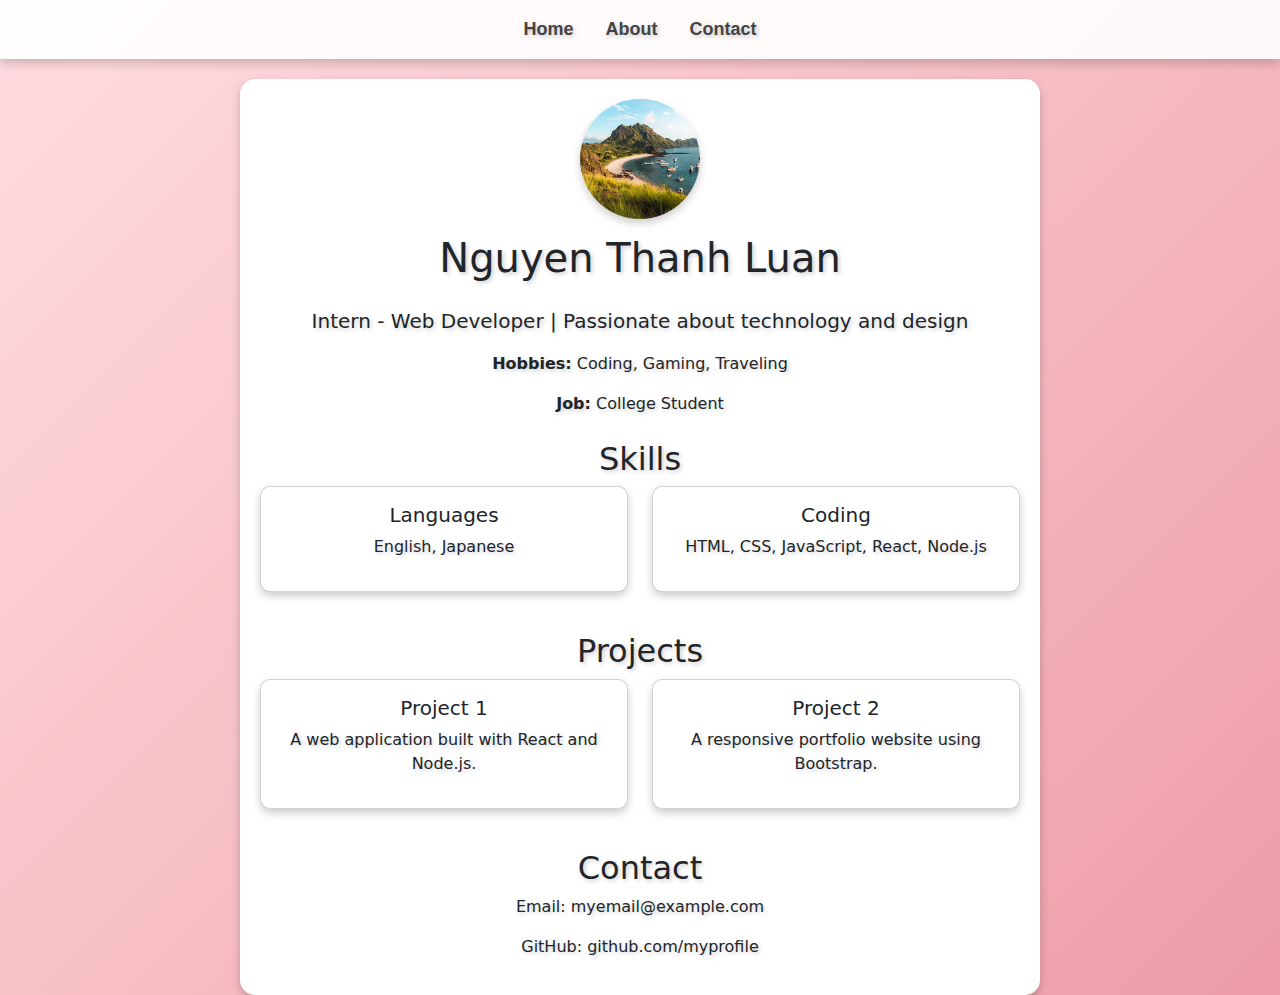
<file: student/thanhluan.html>
<!DOCTYPE html>
<html lang="en">
<head>
    <meta charset="UTF-8">
    <meta name="viewport" content="width=device-width, initial-scale=1.0">
    <title>My Portfolio</title>
    <link href="https://cdn.jsdelivr.net/npm/bootstrap@5.3.0/dist/css/bootstrap.min.css" rel="stylesheet">
    <style>
        body {
            background: linear-gradient(135deg, #ffdde1, #ee9ca7);
            min-height: 100vh;
            display: flex;
            flex-direction: column;
            align-items: center;
            text-align: center;
        }
        .navbar {
            width: 100%;
            background: rgba(255, 255, 255, 0.9);
            box-shadow: 0 4px 10px rgba(0, 0, 0, 0.2);
        }
        .nav-link {
            font-family: 'Poppins', sans-serif;
            font-size: 18px;
            font-weight: bold;
            color: #444;
            text-shadow: 2px 2px 4px rgba(0, 0, 0, 0.2);
            transition: color 0.3s ease;
        }
        .nav-link:hover {
            color: #ff6b81;
        }
        .container {
            max-width: 800px;
            padding: 20px;
            background: white;
            border-radius: 15px;
            box-shadow: 0 4px 10px rgba(0, 0, 0, 0.2);
            margin-top: 20px;
        }
        h1, h2, p {
            text-shadow: 2px 2px 4px rgba(0, 0, 0, 0.2);
        }
        .card {
            box-shadow: 0 4px 8px rgba(0, 0, 0, 0.2);
            border-radius: 10px;
        }
        .avatar {
            width: 120px;
            height: 120px;
            border-radius: 50%;
            object-fit: cover;
            margin-bottom: 15px;
            box-shadow: 0 4px 8px rgba(0, 0, 0, 0.2);
        }
    </style>
</head>
<body>
    <nav class="navbar navbar-expand-lg navbar-light">
        <div class="container-fluid justify-content-center">
            <ul class="nav">
                <li class="nav-item"><a class="nav-link" href="#home">Home</a></li>
                <li class="nav-item"><a class="nav-link" href="#about">About</a></li>
                <li class="nav-item"><a class="nav-link" href="#contact">Contact</a></li>
            </ul>
        </div>
    </nav>
    
    <div class="container" id="home">
        <img src="../img/destination-3.jpg" alt="Avatar" class="avatar">
        <h1 class="mb-4">Nguyen Thanh Luan</h1>
        <p class="lead">Intern - Web Developer | Passionate about technology and design</p>
        <p><strong>Hobbies:</strong> Coding, Gaming, Traveling</p>
        <p><strong>Job:</strong> College Student</p>
        
        <h2 class="mt-4" id="about">Skills</h2>
        <div class="row justify-content-center">
            <div class="col-md-6 mb-3">
                <div class="card p-3">
                    <h5>Languages</h5>
                    <p>English, Japanese</p>
                </div>
            </div>
            <div class="col-md-6 mb-3">
                <div class="card p-3">
                    <h5>Coding</h5>
                    <p>HTML, CSS, JavaScript, React, Node.js</p>
                </div>
            </div>
        </div>
        
        <h2 class="mt-4">Projects</h2>
        <div class="row justify-content-center">
            <div class="col-md-6 mb-3">
                <div class="card p-3">
                    <h5>Project 1</h5>
                    <p>A web application built with React and Node.js.</p>
                </div>
            </div>
            <div class="col-md-6 mb-3">
                <div class="card p-3">
                    <h5>Project 2</h5>
                    <p>A responsive portfolio website using Bootstrap.</p>
                </div>
            </div>
        </div>
        
        <h2 class="mt-4" id="contact">Contact</h2>
        <p>Email: myemail@example.com</p>
        <p>GitHub: github.com/myprofile</p>
    </div>
</body>
</html>
</file>
<file: css/style.css>
/********** Template CSS **********/
:root {
    --primary: #86B817;
    --secondary: #FE8800;
    --light: #F5F5F5;
    --dark: #14141F;
}

.fw-medium {
    font-weight: 600 !important;
}

.fw-semi-bold {
    font-weight: 700 !important;
}

.back-to-top {
    position: fixed;
    display: none;
    right: 45px;
    bottom: 45px;
    z-index: 99;
}


/*** Spinner ***/
#spinner {
    opacity: 0;
    visibility: hidden;
    transition: opacity .5s ease-out, visibility 0s linear .5s;
    z-index: 99999;
}

#spinner.show {
    transition: opacity .5s ease-out, visibility 0s linear 0s;
    visibility: visible;
    opacity: 1;
}


/*** Button ***/
.btn {
    font-family: 'Nunito', sans-serif;
    font-weight: 600;
    transition: .5s;
}

.btn.btn-primary,
.btn.btn-secondary {
    color: #FFFFFF;
}

.btn-square {
    width: 38px;
    height: 38px;
}

.btn-sm-square {
    width: 32px;
    height: 32px;
}

.btn-lg-square {
    width: 48px;
    height: 48px;
}

.btn-square,
.btn-sm-square,
.btn-lg-square {
    padding: 0;
    display: flex;
    align-items: center;
    justify-content: center;
    font-weight: normal;
    border-radius: 0px;
}


/*** Navbar ***/
.navbar-light .navbar-nav .nav-link {
    font-family: 'Nunito', sans-serif;
    position: relative;
    margin-right: 25px;
    padding: 35px 0;
    color: #FFFFFF !important;
    font-size: 18px;
    font-weight: 600;
    outline: none;
    transition: .5s;
}

.sticky-top.navbar-light .navbar-nav .nav-link {
    padding: 20px 0;
    color: var(--dark) !important;
}

.navbar-light .navbar-nav .nav-link:hover,
.navbar-light .navbar-nav .nav-link.active {
    color: var(--primary) !important;
}

.navbar-light .navbar-brand img {
    max-height: 60px;
    transition: .5s;
}

.sticky-top.navbar-light .navbar-brand img {
    max-height: 45px;
}

@media (max-width: 991.98px) {
    .sticky-top.navbar-light {
        position: relative;
        background: #FFFFFF;
    }

    .navbar-light .navbar-collapse {
        margin-top: 15px;
        border-top: 1px solid #DDDDDD;
    }

    .navbar-light .navbar-nav .nav-link,
    .sticky-top.navbar-light .navbar-nav .nav-link {
        padding: 10px 0;
        margin-left: 0;
        color: var(--dark) !important;
    }

    .navbar-light .navbar-brand img {
        max-height: 45px;
    }
}

@media (min-width: 992px) {
    .navbar-light {
        position: absolute;
        width: 100%;
        top: 0;
        left: 0;
        border-bottom: 1px solid rgba(256, 256, 256, .1);
        z-index: 999;
    }
    
    .sticky-top.navbar-light {
        position: fixed;
        background: #FFFFFF;
    }

    .navbar-light .navbar-nav .nav-link::before {
        position: absolute;
        content: "";
        width: 0;
        height: 2px;
        bottom: -1px;
        left: 50%;
        background: var(--primary);
        transition: .5s;
    }

    .navbar-light .navbar-nav .nav-link:hover::before,
    .navbar-light .navbar-nav .nav-link.active::before {
        width: calc(100% - 2px);
        left: 1px;
    }

    .navbar-light .navbar-nav .nav-link.nav-contact::before {
        display: none;
    }
}


/*** Hero Header ***/
.hero-header {
    background: linear-gradient(rgba(20, 20, 31, .7), rgba(20, 20, 31, .7)), url(../img/bg-hero.jpg);
    background-position: center center;
    background-repeat: no-repeat;
    background-size: cover;
}

.breadcrumb-item + .breadcrumb-item::before {
    color: rgba(255, 255, 255, .5);
}


/*** Section Title ***/
.section-title {
    position: relative;
    display: inline-block;
    text-transform: uppercase;
}

.section-title::before {
    position: absolute;
    content: "";
    width: calc(100% + 80px);
    height: 2px;
    top: 4px;
    left: -40px;
    background: var(--primary);
    z-index: -1;
}

.section-title::after {
    position: absolute;
    content: "";
    width: calc(100% + 120px);
    height: 2px;
    bottom: 5px;
    left: -60px;
    background: var(--primary);
    z-index: -1;
}

.section-title.text-start::before {
    width: calc(100% + 40px);
    left: 0;
}

.section-title.text-start::after {
    width: calc(100% + 60px);
    left: 0;
}


/*** Service ***/
.service-item {
    box-shadow: 0 0 45px rgba(0, 0, 0, .08);
    transition: .5s;
}

.service-item:hover {
    background: var(--primary);
}

.service-item * {
    transition: .5s;
}

.service-item:hover * {
    color: var(--light) !important;
}


/*** Destination ***/
.destination img {
    transition: .5s;
}

.destination a:hover img {
    transform: scale(1.1);
}


/*** Package ***/
.package-item {
    box-shadow: 0 0 45px rgba(0, 0, 0, .08);
}

.package-item img {
    transition: .5s;
}

.package-item:hover img {
    transform: scale(1.1);
}


/*** Booking ***/
.booking {
    background: linear-gradient(rgba(15, 23, 43, .7), rgba(15, 23, 43, .7)), url(../img/booking.jpg);
    background-position: center center;
    background-repeat: no-repeat;
    background-size: cover;
}


/*** Team ***/
.team-item {
    box-shadow: 0 0 45px rgba(0, 0, 0, .08);
}

.team-item img {
    transition: .5s;
}

.team-item:hover img {
    transform: scale(1.1);
}

.team-item .btn {
    background: #FFFFFF;
    color: var(--primary);
    border-radius: 20px;
    border-bottom: 1px solid var(--primary);
}

.team-item .btn:hover {
    background: var(--primary);
    color: #FFFFFF;
}


/*** Testimonial ***/
.testimonial-carousel::before {
    position: absolute;
    content: "";
    top: 0;
    left: 0;
    height: 100%;
    width: 0;
    background: linear-gradient(to right, rgba(255, 255, 255, 1) 0%, rgba(255, 255, 255, 0) 100%);
    z-index: 1;
}

.testimonial-carousel::after {
    position: absolute;
    content: "";
    top: 0;
    right: 0;
    height: 100%;
    width: 0;
    background: linear-gradient(to left, rgba(255, 255, 255, 1) 0%, rgba(255, 255, 255, 0) 100%);
    z-index: 1;
}

@media (min-width: 768px) {
    .testimonial-carousel::before,
    .testimonial-carousel::after {
        width: 200px;
    }
}

@media (min-width: 992px) {
    .testimonial-carousel::before,
    .testimonial-carousel::after {
        width: 300px;
    }
}

.testimonial-carousel .owl-item .testimonial-item,
.testimonial-carousel .owl-item.center .testimonial-item * {
    transition: .5s;
}

.testimonial-carousel .owl-item.center .testimonial-item {
    background: var(--primary) !important;
    border-color: var(--primary) !important;
}

.testimonial-carousel .owl-item.center .testimonial-item * {
    color: #FFFFFF !important;
}

.testimonial-carousel .owl-dots {
    margin-top: 24px;
    display: flex;
    align-items: flex-end;
    justify-content: center;
}

.testimonial-carousel .owl-dot {
    position: relative;
    display: inline-block;
    margin: 0 5px;
    width: 15px;
    height: 15px;
    border: 1px solid #CCCCCC;
    border-radius: 15px;
    transition: .5s;
}

.testimonial-carousel .owl-dot.active {
    background: var(--primary);
    border-color: var(--primary);
}


/*** Footer ***/
.footer .btn.btn-social {
    margin-right: 5px;
    width: 35px;
    height: 35px;
    display: flex;
    align-items: center;
    justify-content: center;
    color: var(--light);
    font-weight: normal;
    border: 1px solid #FFFFFF;
    border-radius: 35px;
    transition: .3s;
}

.footer .btn.btn-social:hover {
    color: var(--primary);
}

.footer .btn.btn-link {
    display: block;
    margin-bottom: 5px;
    padding: 0;
    text-align: left;
    color: #FFFFFF;
    font-size: 15px;
    font-weight: normal;
    text-transform: capitalize;
    transition: .3s;
}

.footer .btn.btn-link::before {
    position: relative;
    content: "\f105";
    font-family: "Font Awesome 5 Free";
    font-weight: 900;
    margin-right: 10px;
}

.footer .btn.btn-link:hover {
    letter-spacing: 1px;
    box-shadow: none;
}

.footer .copyright {
    padding: 25px 0;
    font-size: 15px;
    border-top: 1px solid rgba(256, 256, 256, .1);
}

.footer .copyright a {
    color: var(--light);
}

.footer .footer-menu a {
    margin-right: 15px;
    padding-right: 15px;
    border-right: 1px solid rgba(255, 255, 255, .1);
}

.footer .footer-menu a:last-child {
    margin-right: 0;
    padding-right: 0;
    border-right: none;
}
</file>
<file: css/login.css>
@import url('https://fonts.googleapis.com/css?family=Mukta');
body{
  font-family: 'Mukta', sans-serif;
	height:100vh;
	min-height:550px;
	background-image: url(http://www.planwallpaper.com/static/images/Free-Wallpaper-Nature-Scenes.jpg);
	background-repeat: no-repeat;
	background-size:cover;
	background-position:center;
	position:relative;
    overflow-y: hidden;
}
a{
  text-decoration:none;
  color:#444444;
}
.login-reg-panel{
    position: relative;
    top: 50%;
    transform: translateY(-50%);
	text-align:center;
    width:70%;
	right:0;left:0;
    margin:auto;
    height:400px;
    background-color: rgb(134,184,23);
}
.white-panel{
    background-color: rgba(255,255, 255, 1);
    height:500px;
    position:absolute;
    top:-50px;
    width:50%;
    right:calc(50% - 50px);
    transition:.3s ease-in-out;
    z-index:0;
    box-shadow: 0 0 15px 9px #00000096;
}
.login-reg-panel input[type="radio"]{
    position:relative;
    display:none;
}
.login-reg-panel{
    color:#fff;
}
.login-reg-panel #label-login, 
.login-reg-panel #label-register{
    border:1px solid #9E9E9E;
    padding:5px 5px;
    width:150px;
    display:block;
    text-align:center;
    border-radius:10px;
    cursor:pointer;
    font-weight: 600;
    font-size: 18px;
}
.login-info-box{
    width:30%;
    padding:0 50px;
    top:20%;
    left:0;
    position:absolute;
    text-align:left;
}
.register-info-box{
    width:30%;
    padding:0 50px;
    top:20%;
    right:0;
    position:absolute;
    text-align:left;
    
}
.right-log{right:50px !important;}

.login-show, 
.register-show{
    z-index: 1;
    display:none;
    opacity:0;
    transition:0.3s ease-in-out;
    color:#242424;
    text-align:left;
    padding:50px;
}
.show-log-panel{
    display:block;
    opacity:0.9;
}
.login-show input[type="text"], .login-show input[type="password"]{
    width: 100%;
    display: block;
    margin:20px 0;
    padding: 15px;
    border: 1px solid #b5b5b5;
    outline: none;
}
.login-show input[type="button"] {
    max-width: 150px;
    width: 100%;
    background: #444444;
    color: #f9f9f9;
    border: none;
    padding: 10px;
    text-transform: uppercase;
    border-radius: 2px;
    float:right;
    cursor:pointer;
}
.login-show a{
    display:inline-block;
    padding:10px 0;
}

.register-show input[type="text"], .register-show input[type="password"]{
    width: 100%;
    display: block;
    margin:20px 0;
    padding: 15px;
    border: 1px solid #b5b5b5;
    outline: none;
}
.register-show input[type="button"] {
    max-width: 150px;
    width: 100%;
    background: #444444;
    color: #f9f9f9;
    border: none;
    padding: 10px;
    text-transform: uppercase;
    border-radius: 2px;
    float:right;
    cursor:pointer;
}
.credit {
    position:absolute;
    bottom:10px;
    left:10px;
    color: #3B3B25;
    margin: 0;
    padding: 0;
    font-family: Arial,sans-serif;
    text-transform: uppercase;
    font-size: 12px;
    font-weight: bold;
    letter-spacing: 1px;
    z-index: 99;
}
a{
  text-decoration:none;
  color:#2c7715;
}
</file>
